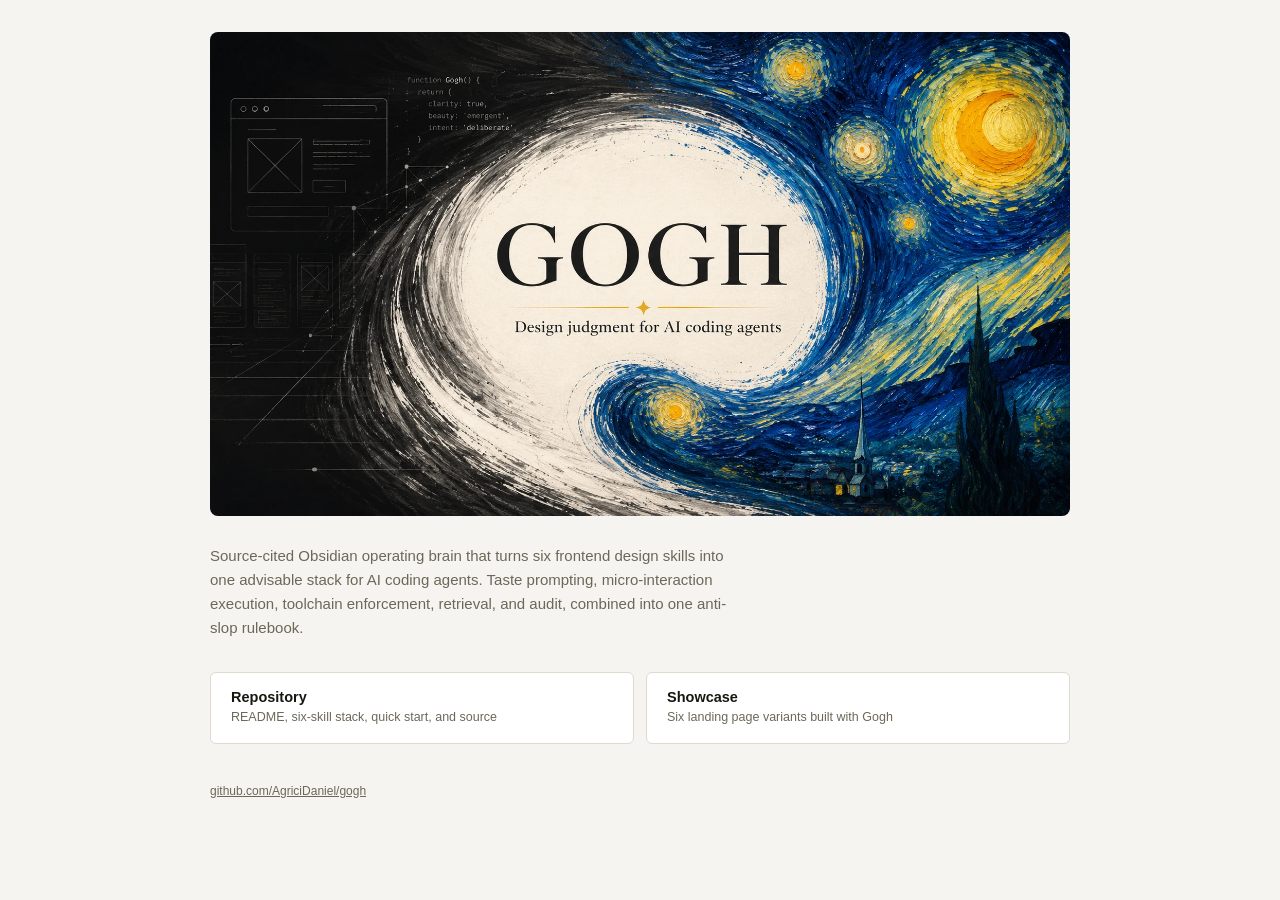
<file: index.html>
<!DOCTYPE html>
<html lang="en">
<head>
<meta charset="UTF-8">
<meta name="viewport" content="width=device-width, initial-scale=1">
<title>Gogh — design judgment for AI coding agents</title>
<style>
  :root {
    --bg: #F5F4F0; --panel: #FFFFFF; --ink: #17160F; --dim: #6C6858; --line: #DEDACD; --acc: #B3690A;
  }
  @media (prefers-color-scheme: dark) {
    :root { --bg: #131313; --panel: #1C1C1C; --ink: #EDEBE6; --dim: #9A968E; --line: #2E2C28; --acc: #FFB000; }
  }
  * { box-sizing: border-box; }
  body {
    margin: 0; background: var(--bg); color: var(--ink);
    font-family: "Helvetica Neue", Arial, ui-sans-serif, sans-serif;
    padding: 0 24px 80px;
  }
  .wrap { max-width: 860px; margin: 0 auto; }
  img.cover { width: 100%; height: auto; border-radius: 8px; margin: 32px 0 28px; display: block; }
  p.lede { color: var(--dim); font-size: 15px; margin: 0 0 32px; line-height: 1.6; max-width: 64ch; }
  .links { display: flex; flex-wrap: wrap; gap: 12px; margin-bottom: 40px; }
  a.card {
    display: block; border: 1px solid var(--line); border-radius: 6px; padding: 16px 20px;
    background: var(--panel); text-decoration: none; color: var(--ink); flex: 1 1 220px;
    transition: transform 0.15s cubic-bezier(0.2,0,0,1), border-color 0.15s;
  }
  a.card:hover { border-color: var(--acc); transform: translateY(-1px); }
  a.card:focus-visible { outline: 2px solid var(--acc); outline-offset: 2px; }
  .card .n { display: block; font-weight: 700; font-size: 14.5px; margin-bottom: 4px; }
  .card .t { display: block; font-size: 12.5px; color: var(--dim); line-height: 1.4; }
  footer { font-size: 12px; color: var(--dim); }
  footer a { color: var(--dim); }
</style>
</head>
<body>
<div class="wrap">
  <img class="cover" src="assets/cover.webp" alt="Gogh: design judgment for AI coding agents">
  <p class="lede">
    Source-cited Obsidian operating brain that turns six frontend design skills into one
    advisable stack for AI coding agents. Taste prompting, micro-interaction execution,
    toolchain enforcement, retrieval, and audit, combined into one anti-slop rulebook.
  </p>
  <div class="links">
    <a class="card" href="https://github.com/AgriciDaniel/gogh">
      <span class="n">Repository</span>
      <span class="t">README, six-skill stack, quick start, and source</span>
    </a>
    <a class="card" href="examples/aimh-pro-landing-variants/">
      <span class="n">Showcase</span>
      <span class="t">Six landing page variants built with Gogh</span>
    </a>
  </div>
  <footer>
    <a href="https://github.com/AgriciDaniel/gogh">github.com/AgriciDaniel/gogh</a>
  </footer>
</div>
</body>
</html>
</file>
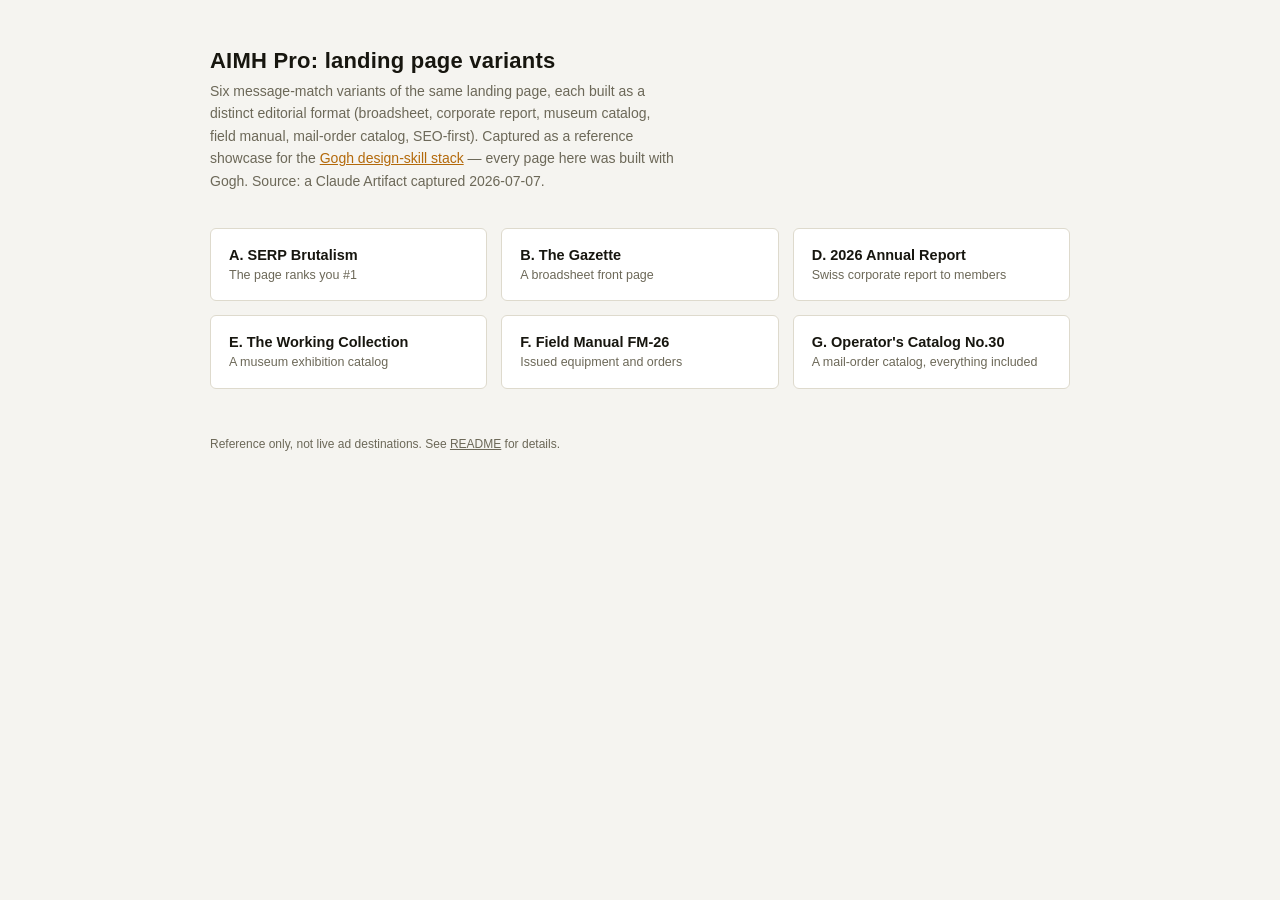
<file: examples/aimh-pro-landing-variants/index.html>
<!DOCTYPE html>
<html lang="en">
<head>
<meta charset="UTF-8">
<meta name="viewport" content="width=device-width, initial-scale=1">
<title>AIMH Pro landing variants — a Gogh design-skill showcase</title>
<style>
  :root {
    --bg: #F5F4F0; --panel: #FFFFFF; --ink: #17160F; --dim: #6C6858; --line: #DEDACD; --acc: #B3690A;
  }
  @media (prefers-color-scheme: dark) {
    :root { --bg: #131313; --panel: #1C1C1C; --ink: #EDEBE6; --dim: #9A968E; --line: #2E2C28; --acc: #FFB000; }
  }
  * { box-sizing: border-box; }
  body {
    margin: 0; background: var(--bg); color: var(--ink);
    font-family: "Helvetica Neue", Arial, ui-sans-serif, sans-serif;
    padding: 48px 24px 80px;
  }
  .wrap { max-width: 860px; margin: 0 auto; }
  h1 { font-size: 22px; margin: 0 0 6px; letter-spacing: 0.01em; }
  p.lede { color: var(--dim); font-size: 14px; margin: 0 0 36px; line-height: 1.6; max-width: 60ch; }
  p.lede a { color: var(--acc); }
  .grid { display: grid; grid-template-columns: repeat(auto-fill, minmax(240px, 1fr)); gap: 14px; }
  a.card {
    display: block; border: 1px solid var(--line); border-radius: 6px; padding: 18px 18px 16px;
    background: var(--panel); text-decoration: none; color: var(--ink);
    transition: transform 0.15s cubic-bezier(0.2,0,0,1), border-color 0.15s;
  }
  a.card:hover { border-color: var(--acc); transform: translateY(-1px); }
  a.card:focus-visible { outline: 2px solid var(--acc); outline-offset: 2px; }
  .card .n { display: block; font-weight: 700; font-size: 14.5px; margin-bottom: 4px; }
  .card .t { display: block; font-size: 12.5px; color: var(--dim); line-height: 1.4; }
  footer { margin-top: 48px; font-size: 12px; color: var(--dim); }
  footer a { color: var(--dim); }
</style>
</head>
<body>
<div class="wrap">
  <h1>AIMH Pro: landing page variants</h1>
  <p class="lede">
    Six message-match variants of the same landing page, each built as a distinct editorial format
    (broadsheet, corporate report, museum catalog, field manual, mail-order catalog, SEO-first).
    Captured as a reference showcase for the <a href="../..">Gogh design-skill stack</a> — every
    page here was built with Gogh. Source: a Claude Artifact captured 2026-07-07.
  </p>
  <div class="grid" id="grid"></div>
  <footer>
    Reference only, not live ad destinations. See <a href="README.md">README</a> for details.
  </footer>
</div>
<script>
  var MANIFEST_URL = "manifest.json";
  fetch(MANIFEST_URL).then(function (r) { return r.json(); }).then(function (items) {
    var grid = document.getElementById("grid");
    items.forEach(function (item) {
      var a = document.createElement("a");
      a.className = "card";
      a.href = item.file;
      var n = document.createElement("span");
      n.className = "n";
      n.textContent = item.name;
      var t = document.createElement("span");
      t.className = "t";
      t.textContent = item.tag;
      a.appendChild(n);
      a.appendChild(t);
      grid.appendChild(a);
    });
  });
</script>
</body>
</html>
</file>
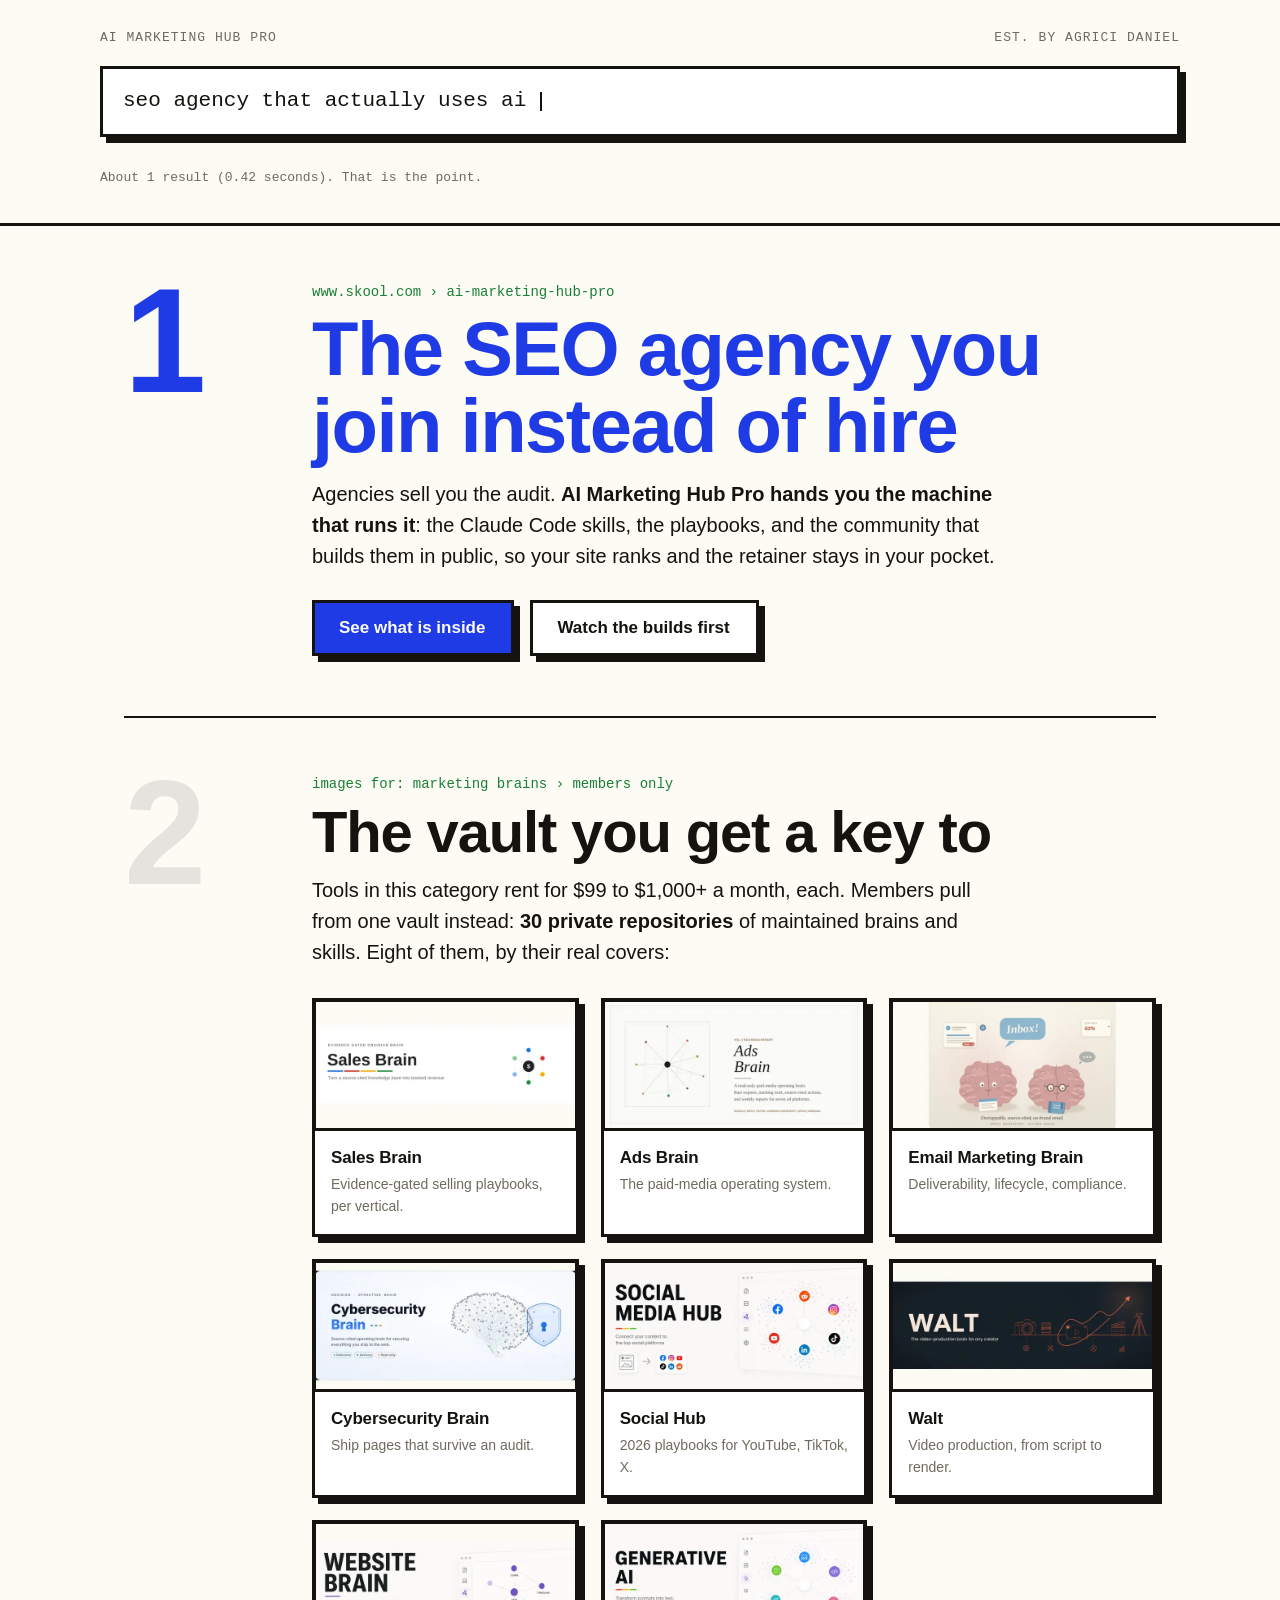
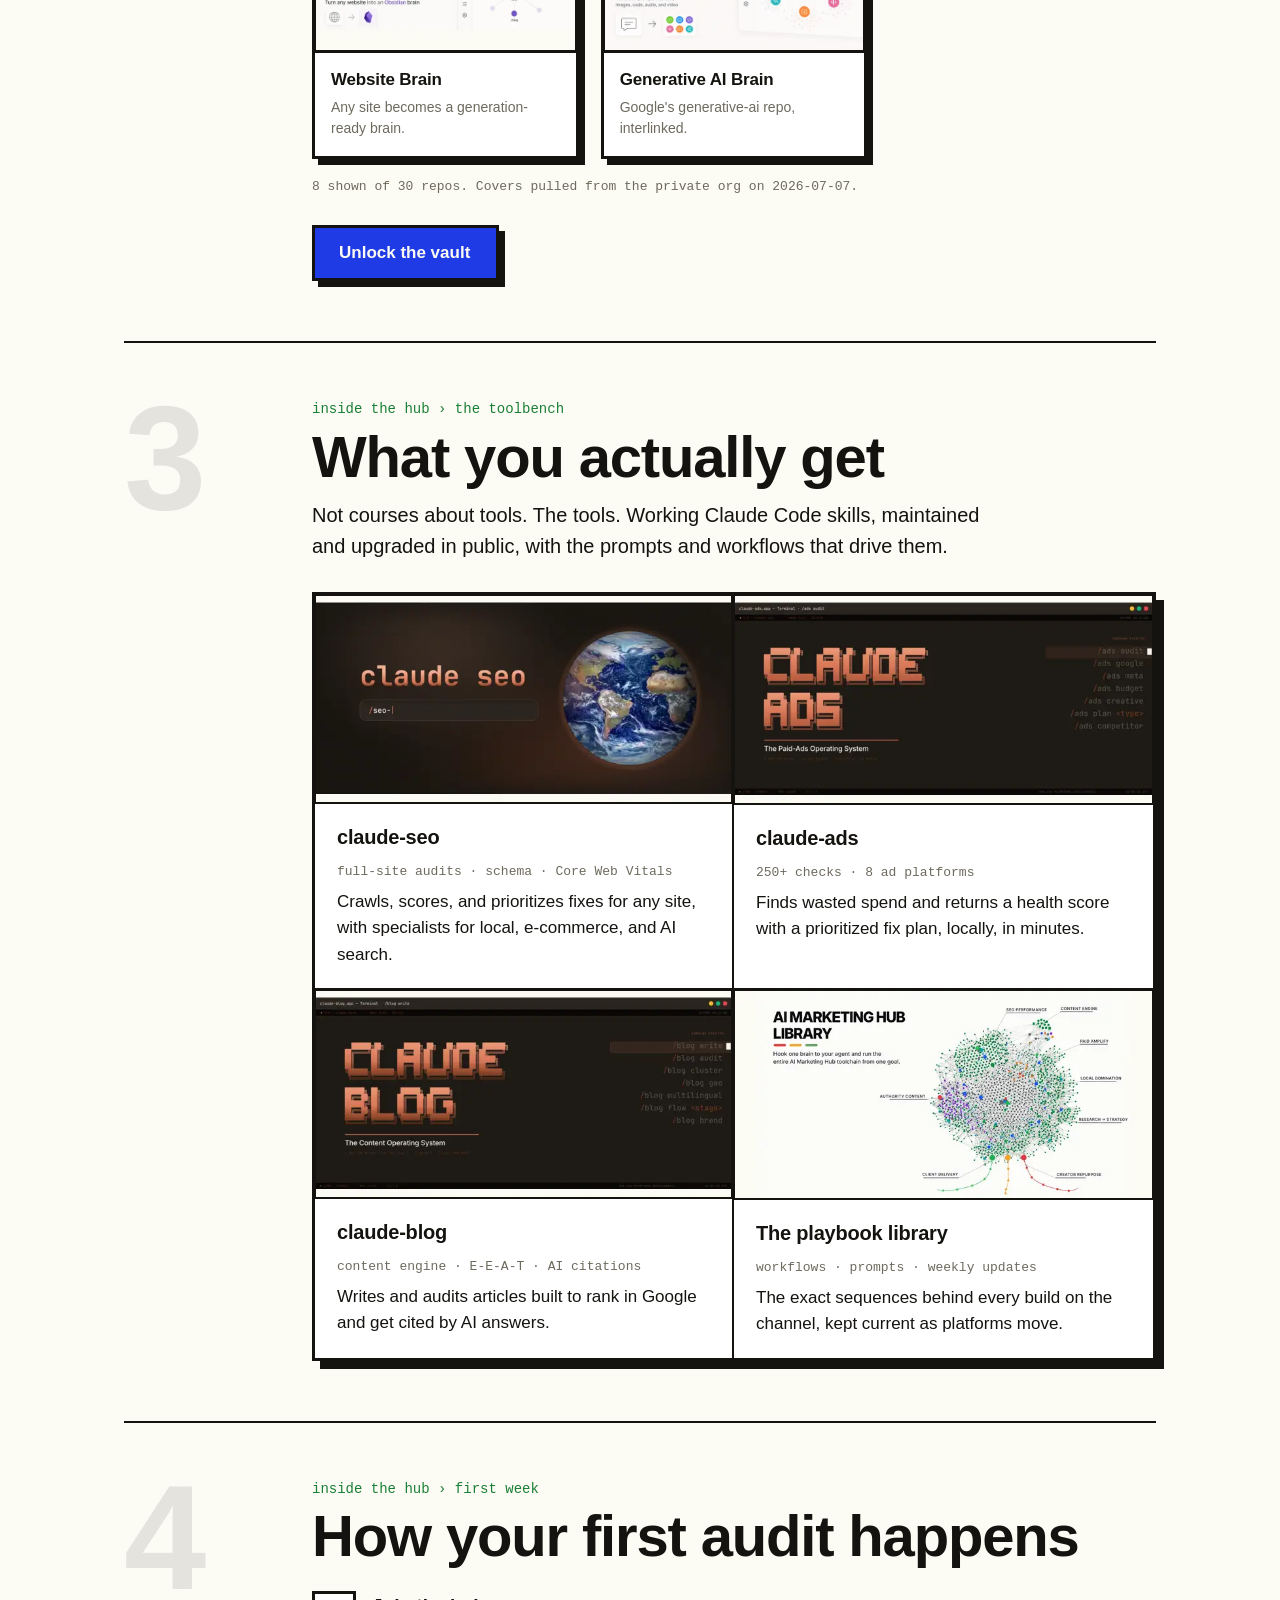
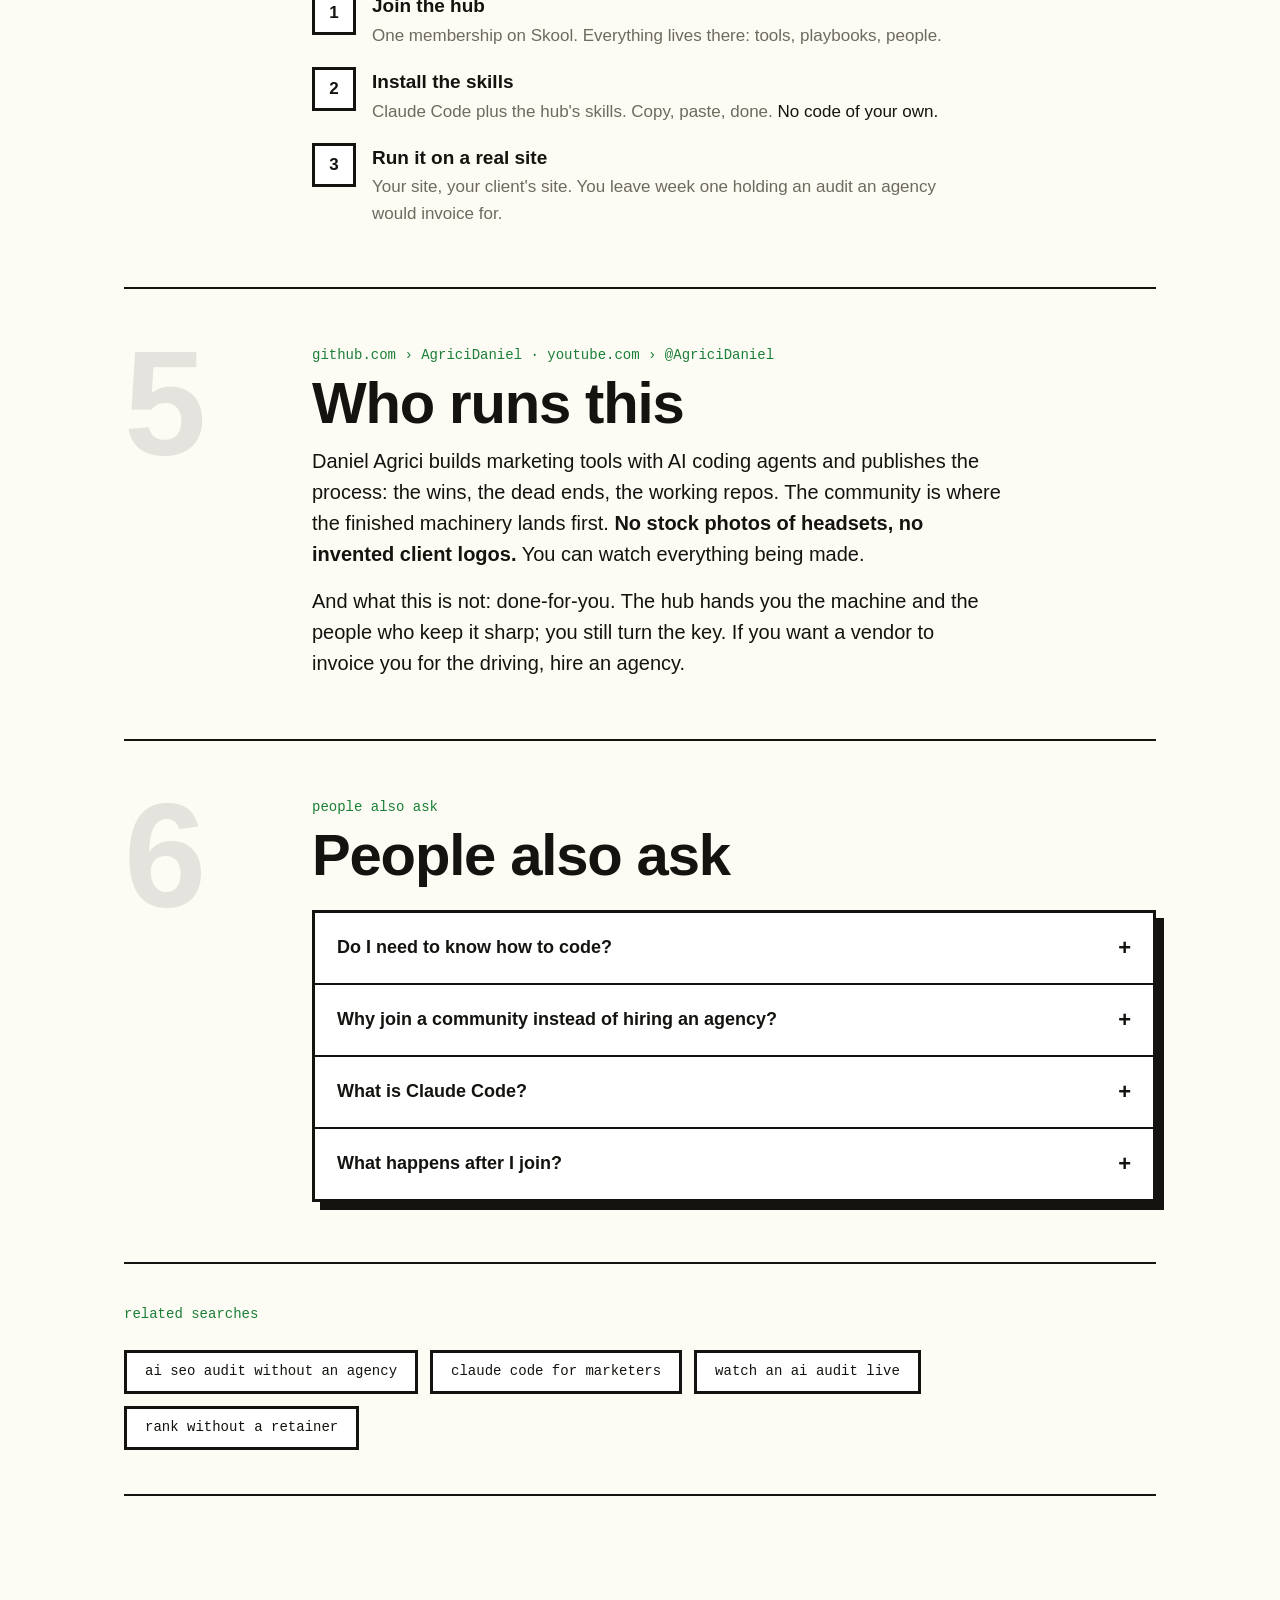
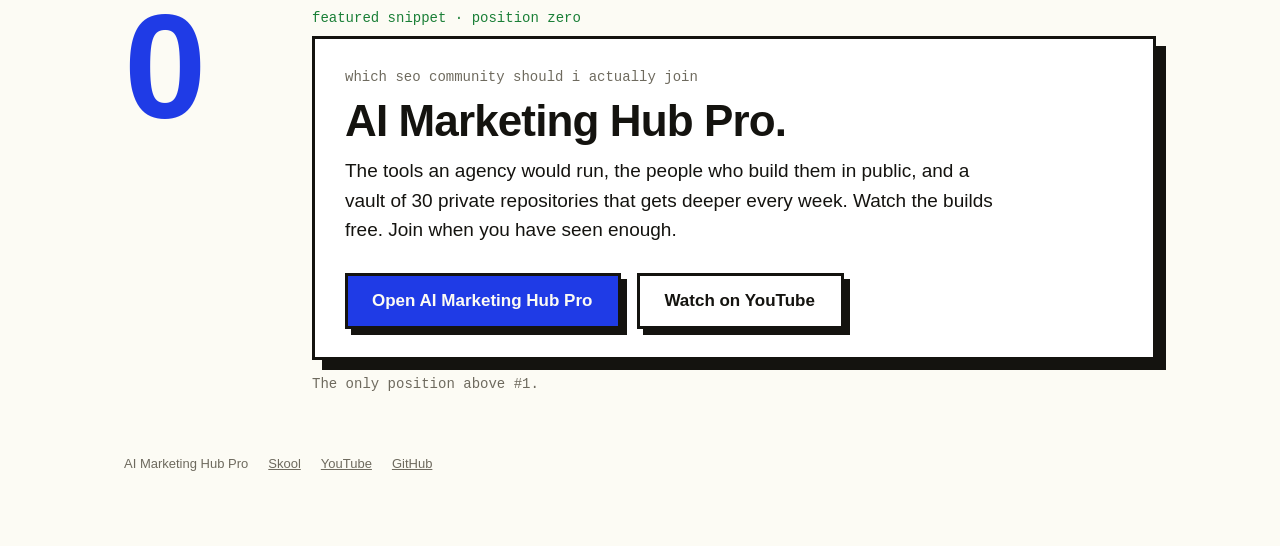
<file: examples/aimh-pro-landing-variants/a-serp-brutalism.html>
<!DOCTYPE html>
<html lang="en">
<head>
<meta charset="UTF-8">
<meta name="viewport" content="width=device-width, initial-scale=1">
<title>AI Marketing Hub Pro: SEO, ranked</title>
<style>
  :root {
    --paper: #FCFBF4;
    --ink: #14130F;
    --link: #1F3BE6;
    --url: #1A7F37;
    --meta: #6E6A5E;
    --rule: #14130F;
    --ghost: rgba(20, 19, 15, 0.10);
    --card: #FFFFFF;
  }
  @media (prefers-color-scheme: dark) {
    :root {
      --paper: #14130F;
      --ink: #F2EFE4;
      --link: #8B97FF;
      --url: #6FBF85;
      --meta: #98937F;
      --rule: #F2EFE4;
      --ghost: rgba(242, 239, 228, 0.10);
      --card: #1C1B15;
    }
  }
  :root[data-theme="light"] {
    --paper: #FCFBF4; --ink: #14130F; --link: #1F3BE6; --url: #1A7F37;
    --meta: #6E6A5E; --rule: #14130F; --ghost: rgba(20,19,15,0.10); --card: #FFFFFF;
  }
  :root[data-theme="dark"] {
    --paper: #14130F; --ink: #F2EFE4; --link: #8B97FF; --url: #6FBF85;
    --meta: #98937F; --rule: #F2EFE4; --ghost: rgba(242,239,228,0.10); --card: #1C1B15;
  }

  * { box-sizing: border-box; }
  html { scroll-behavior: smooth; }
  body {
    margin: 0;
    background: var(--paper);
    color: var(--ink);
    font-family: "Helvetica Neue", Helvetica, Arial, ui-sans-serif, sans-serif;
    font-size: 17px;
    line-height: 1.55;
  }
  a { color: var(--link); }
  a:focus-visible, button:focus-visible, summary:focus-visible {
    outline: 3px solid var(--link);
    outline-offset: 3px;
  }
  .mono { font-family: ui-monospace, "SF Mono", Menlo, Consolas, monospace; }
  .tnum { font-variant-numeric: tabular-nums; }

  .wrap { max-width: 1080px; margin: 0 auto; padding: 0 24px; }

  /* Query masthead */
  header { border-bottom: 3px solid var(--rule); }
  .mast { display: flex; flex-direction: column; gap: 18px; padding: 28px 0 22px; }
  .brandline {
    display: flex; justify-content: space-between; align-items: baseline; gap: 16px;
    font-family: ui-monospace, "SF Mono", Menlo, Consolas, monospace;
    font-size: 13px; letter-spacing: 0.08em; text-transform: uppercase; color: var(--meta);
  }
  .querybox {
    display: flex; align-items: center; gap: 14px;
    border: 3px solid var(--rule);
    background: var(--card);
    padding: 16px 20px;
    box-shadow: 6px 6px 0 var(--rule);
  }
  .querybox .q {
    font-family: ui-monospace, "SF Mono", Menlo, Consolas, monospace;
    font-size: clamp(15px, 2.4vw, 21px);
    min-height: 1.4em;
    overflow-wrap: anywhere;
  }
  .caret {
    display: inline-block; width: 2px; height: 1.15em;
    background: var(--ink); vertical-align: text-bottom;
    animation: blink 1.1s steps(1) infinite;
  }
  @keyframes blink { 50% { opacity: 0; } }
  .resultcount { font-size: 13px; color: var(--meta); }

  /* Rank entries */
  .entry {
    display: grid;
    grid-template-columns: minmax(72px, 160px) 1fr;
    gap: 8px 28px;
    padding: 56px 0 60px;
    border-bottom: 2px solid var(--rule);
  }
  .ranknum {
    font-weight: 900;
    font-size: clamp(64px, 12vw, 148px);
    line-height: 0.8;
    letter-spacing: -0.04em;
    color: var(--ghost);
    user-select: none;
  }
  .entry.first .ranknum { color: var(--link); }
  .entry .body { min-width: 0; }
  .crumb {
    font-family: ui-monospace, "SF Mono", Menlo, Consolas, monospace;
    font-size: 14px; color: var(--url);
    overflow-wrap: anywhere;
    margin: 0 0 6px;
  }
  .rtitle {
    margin: 0 0 14px;
    font-weight: 900;
    letter-spacing: -0.02em;
    line-height: 1.02;
    text-wrap: balance;
    font-size: clamp(30px, 5.4vw, 58px);
  }
  .entry.first .rtitle { font-size: clamp(38px, 7vw, 76px); }
  .rtitle a { color: var(--link); text-decoration: none; }
  .rtitle a:hover { text-decoration: underline; text-decoration-thickness: 4px; text-underline-offset: 6px; }
  .snippet { max-width: 62ch; margin: 0; font-size: clamp(17px, 2vw, 20px); }
  .snippet strong { font-weight: 700; }

  /* CTA buttons */
  .ctarow { display: flex; flex-wrap: wrap; gap: 16px; margin-top: 28px; }
  .btn {
    display: inline-flex; align-items: center; gap: 10px;
    min-height: 52px; padding: 12px 26px 12px 24px;
    border: 3px solid var(--rule);
    font-weight: 700; font-size: 17px; text-decoration: none;
    background: var(--link); color: var(--paper);
    box-shadow: 6px 6px 0 var(--rule);
    transition: transform 0.15s cubic-bezier(0.2, 0, 0, 1), box-shadow 0.15s cubic-bezier(0.2, 0, 0, 1);
  }
  .btn.quiet { background: var(--card); color: var(--ink); }
  .btn:hover { transform: translate(2px, 2px); box-shadow: 4px 4px 0 var(--rule); }
  .btn:active { transform: translate(6px, 6px) scale(0.97); box-shadow: 0 0 0 var(--rule); }

  /* Sitelinks (real SERP idiom) */
  .sitelinks {
    display: grid; gap: 0; margin-top: 30px;
    border: 3px solid var(--rule); background: var(--card);
    box-shadow: 8px 8px 0 var(--rule);
  }
  .sitelink { padding: 0; border-bottom: 2px solid var(--rule); }
  .sitelink .shot { display: block; width: 100%; aspect-ratio: 2 / 1; object-fit: cover;
    border-bottom: 2px solid var(--rule); outline: 1px solid var(--rule); outline-offset: -1px; }
  .sitelink .slbody { display: block; padding: 18px 22px 20px; }
  .sitelink:last-child { border-bottom: none; }
  .sitelink h3 { margin: 0 0 4px; font-size: 20px; font-weight: 900; letter-spacing: -0.01em; }
  .sitelink .mono { font-size: 13px; color: var(--meta); }
  .sitelink p { margin: 6px 0 0; max-width: 60ch; }
  @media (min-width: 760px) { .sitelinks { grid-template-columns: 1fr 1fr; }
    .sitelink:nth-child(odd) { border-right: 2px solid var(--rule); }
    .sitelink:nth-last-child(2):nth-child(odd) { border-bottom: none; }
  }


  /* Vault: image-results strip */
  .vault { display: grid; grid-template-columns: repeat(auto-fill, minmax(230px, 1fr)); gap: 22px; margin-top: 30px; }
  .brain {
    border: 3px solid var(--rule); background: var(--card);
    box-shadow: 6px 6px 0 var(--rule); text-decoration: none; color: var(--ink);
    display: flex; flex-direction: column;
    transition: transform 0.18s cubic-bezier(0.2, 0, 0, 1), box-shadow 0.18s cubic-bezier(0.2, 0, 0, 1);
  }
  .brain:hover { transform: translate(2px, 2px); box-shadow: 4px 4px 0 var(--rule); }
  .brain:active { transform: translate(4px, 4px) scale(0.98); box-shadow: 0 0 0 var(--rule); }
  .brain .shot { display: block; width: 100%; aspect-ratio: 2 / 1; object-fit: cover;
    border-bottom: 3px solid var(--rule);
    outline: 1px solid var(--rule); outline-offset: -1px;
  }
  .brain .meta { padding: 14px 16px 16px; }
  .brain h3 { margin: 0 0 3px; font-size: 17px; font-weight: 900; letter-spacing: -0.01em; }
  .brain p { margin: 0; font-size: 14px; color: var(--meta); }
  .vault .brain:nth-child(2) { transition-delay: 0.03s; }
  .vault .brain:nth-child(3) { transition-delay: 0.06s; }
  .vault .brain:nth-child(4) { transition-delay: 0.09s; }
  .vaultnote { margin-top: 18px; font-family: ui-monospace, "SF Mono", Menlo, Consolas, monospace; font-size: 13px; color: var(--meta); }

  /* Steps */
  .steps { margin: 26px 0 0; padding: 0; list-style: none; display: grid; gap: 18px; max-width: 68ch; }
  .steps li { display: grid; grid-template-columns: 44px 1fr; gap: 16px; align-items: start; }
  .steps .n {
    width: 44px; height: 44px; display: grid; place-items: center;
    border: 3px solid var(--rule); font-weight: 900; background: var(--card);
  }
  .steps h3 { margin: 0 0 2px; font-size: 19px; }
  .steps p { margin: 0; color: var(--meta); }
  .steps .q { color: var(--ink); }

  /* People also ask */
  .paa { display: grid; gap: 0; margin-top: 26px; border: 3px solid var(--rule); background: var(--card); box-shadow: 8px 8px 0 var(--rule); }
  details { border-bottom: 2px solid var(--rule); }
  details:last-child { border-bottom: none; }
  summary {
    list-style: none; cursor: pointer;
    display: flex; justify-content: space-between; align-items: center; gap: 16px;
    padding: 18px 22px; font-weight: 700; font-size: 18px; min-height: 48px;
  }
  summary::-webkit-details-marker { display: none; }
  summary .tog { font-weight: 900; font-size: 22px; transition: transform 0.2s cubic-bezier(0.2, 0, 0, 1); }
  details[open] summary .tog { transform: rotate(45deg); }
  details .ans { padding: 0 22px 20px; max-width: 66ch; }
  details .ans p { margin: 0 0 10px; }

  /* Related searches */
  .chips { display: flex; flex-wrap: wrap; gap: 12px; margin-top: 24px; }
  .chip {
    display: inline-flex; align-items: center; min-height: 44px;
    padding: 8px 18px; border: 3px solid var(--rule);
    background: var(--card); color: var(--ink);
    font-family: ui-monospace, "SF Mono", Menlo, Consolas, monospace; font-size: 14px;
    text-decoration: none;
    transition: transform 0.15s cubic-bezier(0.2, 0, 0, 1), background 0.15s cubic-bezier(0.2, 0, 0, 1);
  }
  .chip:hover { background: var(--link); color: var(--paper); transform: translate(1px, 1px); }
  .chip:active { transform: scale(0.97); }

  .strip { padding: 40px 0 44px; border-bottom: 2px solid var(--rule); }

  /* Position zero closer */
  .zerowrap { display: grid; grid-template-columns: minmax(72px, 160px) 1fr; gap: 8px 28px; align-items: start; }
  .zeronum {
    font-weight: 900; font-size: clamp(64px, 12vw, 148px); line-height: 0.8;
    letter-spacing: -0.04em; color: var(--link); user-select: none;
  }
  .answerbox {
    border: 3px solid var(--rule); background: var(--card);
    box-shadow: 10px 10px 0 var(--rule); padding: 28px 30px;
  }
  .answerbox .q { font-family: ui-monospace, "SF Mono", Menlo, Consolas, monospace; font-size: 14px; color: var(--meta); margin: 0 0 10px; }
  .answerbox h2 { margin: 0 0 12px; font-weight: 900; letter-spacing: -0.02em; line-height: 1.05; font-size: clamp(26px, 4vw, 44px); text-wrap: balance; }
  .answerbox p { margin: 0; max-width: 62ch; font-size: clamp(16px, 2vw, 19px); }
  .zeronote { font-family: ui-monospace, "SF Mono", Menlo, Consolas, monospace; color: var(--meta); font-size: 14px; margin-top: 14px; }
  @media (max-width: 560px) { .zerowrap { grid-template-columns: 1fr; } .zeronum { font-size: 56px; line-height: 1; } }

  /* Footer pagination */
  footer { padding: 56px 0 72px; }

  .legal { margin-top: 44px; font-size: 13px; color: var(--meta); display: flex; flex-wrap: wrap; gap: 8px 20px; }
  .legal a { color: var(--meta); }

  /* Reveal on scroll */
  .reveal { opacity: 0; transform: translateY(14px); filter: blur(4px);
    transition: opacity 0.55s cubic-bezier(0.2, 0, 0, 1), transform 0.55s cubic-bezier(0.2, 0, 0, 1), filter 0.55s cubic-bezier(0.2, 0, 0, 1); }
  .reveal.in { opacity: 1; transform: translateY(0); filter: blur(0); }

  @media (prefers-reduced-motion: reduce) {
    html { scroll-behavior: auto; }
    .caret { animation: none; }
    .reveal { opacity: 1; transform: none; filter: none; transition: none; }
    .btn, .chip, summary .tog { transition: none; }
  }
  @media (max-width: 560px) {
    .entry { grid-template-columns: 1fr; gap: 4px; padding: 40px 0 44px; }
    .ranknum { font-size: 56px; line-height: 1; }
  }
</style>

<header>
  <div class="wrap mast">
    <div class="brandline">
      <span>AI Marketing Hub Pro</span>
      <span class="tnum">est. by Agrici Daniel</span>
    </div>
    <div class="querybox" role="img" aria-label="Search query: seo agency that actually uses ai">
      <span class="q mono" id="query" aria-hidden="true"></span><span class="caret" aria-hidden="true"></span>
    </div>
    <p class="resultcount mono tnum">About 1 result (0.42 seconds). That is the point.</p>
  </div>
</header>

<main class="wrap">

  <article class="entry first reveal in">
    <div class="ranknum tnum" aria-hidden="true">1</div>
    <div class="body">
      <p class="crumb">www.skool.com &rsaquo; ai-marketing-hub-pro</p>
      <h1 class="rtitle"><a href="https://www.skool.com/ai-marketing-hub-pro?utm_source=google&utm_medium=cpc&utm_campaign=aimh_pro_landing&utm_content=serp_brutalism">The SEO agency you join instead of hire</a></h1>
      <p class="snippet">
        Agencies sell you the audit. <strong>AI Marketing Hub Pro hands you the machine
        that runs it</strong>: the Claude Code skills, the playbooks, and the community
        that builds them in public, so your site ranks and the retainer stays in
        your pocket.
      </p>
      <div class="ctarow">
        <a class="btn" href="https://www.skool.com/ai-marketing-hub-pro?utm_source=google&utm_medium=cpc&utm_campaign=aimh_pro_landing&utm_content=serp_brutalism">See what is inside</a>
        <a class="btn quiet" href="https://www.youtube.com/@AgriciDaniel">Watch the builds first</a>
      </div>
    </div>
  </article>

  <section class="entry reveal" aria-labelledby="tv">
    <div class="ranknum tnum" aria-hidden="true">2</div>
    <div class="body">
      <p class="crumb">images for: marketing brains &rsaquo; members only</p>
      <h2 class="rtitle" id="tv">The vault you get a key to</h2>
      <p class="snippet">
        Tools in this category rent for $99 to $1,000+ a month, each.
        Members pull from one vault instead: <strong>30 private repositories</strong>
        of maintained brains and skills. Eight of them, by their real covers:
      </p>
      <div class="vault">
        <a class="brain reveal" href="https://www.skool.com/ai-marketing-hub-pro?utm_source=google&utm_medium=cpc&utm_campaign=aimh_pro_landing&utm_content=serp_brutalism">
          <img class="shot" src="[data-uri]" alt="Sales Brain cover" width="640" loading="lazy" decoding="async">
          <span class="meta"><h3>Sales Brain</h3><p>Evidence-gated selling playbooks, per vertical.</p></span>
        </a>
        <a class="brain reveal" href="https://www.skool.com/ai-marketing-hub-pro?utm_source=google&utm_medium=cpc&utm_campaign=aimh_pro_landing&utm_content=serp_brutalism">
          <img class="shot" src="[data-uri]" alt="Ads Brain cover" width="640" loading="lazy" decoding="async">
          <span class="meta"><h3>Ads Brain</h3><p>The paid-media operating system.</p></span>
        </a>
        <a class="brain reveal" href="https://www.skool.com/ai-marketing-hub-pro?utm_source=google&utm_medium=cpc&utm_campaign=aimh_pro_landing&utm_content=serp_brutalism">
          <img class="shot" src="[data-uri]" alt="Email Marketing Brain cover" width="640" loading="lazy" decoding="async">
          <span class="meta"><h3>Email Marketing Brain</h3><p>Deliverability, lifecycle, compliance.</p></span>
        </a>
        <a class="brain reveal" href="https://www.skool.com/ai-marketing-hub-pro?utm_source=google&utm_medium=cpc&utm_campaign=aimh_pro_landing&utm_content=serp_brutalism">
          <img class="shot" src="[data-uri]" alt="Cybersecurity Brain cover" width="640" loading="lazy" decoding="async">
          <span class="meta"><h3>Cybersecurity Brain</h3><p>Ship pages that survive an audit.</p></span>
        </a>
        <a class="brain reveal" href="https://www.skool.com/ai-marketing-hub-pro?utm_source=google&utm_medium=cpc&utm_campaign=aimh_pro_landing&utm_content=serp_brutalism">
          <img class="shot" src="[data-uri]" alt="Social Hub cover" width="640" loading="lazy" decoding="async">
          <span class="meta"><h3>Social Hub</h3><p>2026 playbooks for YouTube, TikTok, X.</p></span>
        </a>
        <a class="brain reveal" href="https://www.skool.com/ai-marketing-hub-pro?utm_source=google&utm_medium=cpc&utm_campaign=aimh_pro_landing&utm_content=serp_brutalism">
          <img class="shot" src="[data-uri]" alt="Walt cover" width="640" loading="lazy" decoding="async">
          <span class="meta"><h3>Walt</h3><p>Video production, from script to render.</p></span>
        </a>
        <a class="brain reveal" href="https://www.skool.com/ai-marketing-hub-pro?utm_source=google&utm_medium=cpc&utm_campaign=aimh_pro_landing&utm_content=serp_brutalism">
          <img class="shot" src="[data-uri]" alt="Website Brain cover" width="640" loading="lazy" decoding="async">
          <span class="meta"><h3>Website Brain</h3><p>Any site becomes a generation-ready brain.</p></span>
        </a>
        <a class="brain reveal" href="https://www.skool.com/ai-marketing-hub-pro?utm_source=google&utm_medium=cpc&utm_campaign=aimh_pro_landing&utm_content=serp_brutalism">
          <img class="shot" src="[data-uri]" alt="Generative AI Brain cover" width="640" loading="lazy" decoding="async">
          <span class="meta"><h3>Generative AI Brain</h3><p>Google's generative-ai repo, interlinked.</p></span>
        </a>
      </div>
      <p class="vaultnote tnum">8 shown of 30 repos. Covers pulled from the private org on 2026-07-07.</p>
      <div class="ctarow">
        <a class="btn" href="https://www.skool.com/ai-marketing-hub-pro?utm_source=google&utm_medium=cpc&utm_campaign=aimh_pro_landing&utm_content=serp_brutalism">Unlock the vault</a>
      </div>
    </div>
  </section>

  <section class="entry reveal" aria-labelledby="t2">
    <div class="ranknum tnum" aria-hidden="true">3</div>
    <div class="body">
      <p class="crumb">inside the hub &rsaquo; the toolbench</p>
      <h2 class="rtitle" id="t2">What you actually get</h2>
      <p class="snippet">
        Not courses about tools. The tools. Working Claude Code skills, maintained
        and upgraded in public, with the prompts and workflows that drive them.
      </p>
      <div class="sitelinks">
        <div class="sitelink">
          <img class="shot" src="[data-uri]" alt="claude-seo cover" width="640" loading="lazy" decoding="async">
          <span class="slbody">
          <h3>claude-seo</h3>
          <span class="mono">full-site audits &middot; schema &middot; Core Web Vitals</span>
          <p>Crawls, scores, and prioritizes fixes for any site, with specialists for local, e-commerce, and AI search.</p>
          </span>
        </div>
        <div class="sitelink">
          <img class="shot" src="[data-uri]" alt="claude-ads cover" width="640" loading="lazy" decoding="async">
          <span class="slbody">
          <h3>claude-ads</h3>
          <span class="mono">250+ checks &middot; 8 ad platforms</span>
          <p>Finds wasted spend and returns a health score with a prioritized fix plan, locally, in minutes.</p>
          </span>
        </div>
        <div class="sitelink">
          <img class="shot" src="[data-uri]" alt="claude-blog cover" width="640" loading="lazy" decoding="async">
          <span class="slbody">
          <h3>claude-blog</h3>
          <span class="mono">content engine &middot; E-E-A-T &middot; AI citations</span>
          <p>Writes and audits articles built to rank in Google and get cited by AI answers.</p>
          </span>
        </div>
        <div class="sitelink">
          <img class="shot" src="[data-uri]" alt="AI Marketing Hub Library cover" width="640" loading="lazy" decoding="async">
          <span class="slbody">
          <h3>The playbook library</h3>
          <span class="mono">workflows &middot; prompts &middot; weekly updates</span>
          <p>The exact sequences behind every build on the channel, kept current as platforms move.</p>
          </span>
        </div>
      </div>
    </div>
  </section>

  <section class="entry reveal" aria-labelledby="t3">
    <div class="ranknum tnum" aria-hidden="true">4</div>
    <div class="body">
      <p class="crumb">inside the hub &rsaquo; first week</p>
      <h2 class="rtitle" id="t3">How your first audit happens</h2>
      <ol class="steps">
        <li>
          <span class="n tnum" aria-hidden="true">1</span>
          <div><h3>Join the hub</h3><p>One membership on Skool. Everything lives there: tools, playbooks, people.</p></div>
        </li>
        <li>
          <span class="n tnum" aria-hidden="true">2</span>
          <div><h3>Install the skills</h3><p>Claude Code plus the hub's skills. Copy, paste, done. <span class="q">No code of your own.</span></p></div>
        </li>
        <li>
          <span class="n tnum" aria-hidden="true">3</span>
          <div><h3>Run it on a real site</h3><p>Your site, your client's site. You leave week one holding an audit an agency would invoice for.</p></div>
        </li>
      </ol>
    </div>
  </section>

  <section class="entry reveal" aria-labelledby="t4">
    <div class="ranknum tnum" aria-hidden="true">5</div>
    <div class="body">
      <p class="crumb">github.com &rsaquo; AgriciDaniel &middot; youtube.com &rsaquo; @AgriciDaniel</p>
      <h2 class="rtitle" id="t4">Who runs this</h2>
      <p class="snippet">
        Daniel Agrici builds marketing tools with AI coding agents and publishes the
        process: the wins, the dead ends, the working repos. The community is where
        the finished machinery lands first. <strong>No stock photos of headsets, no
        invented client logos.</strong> You can watch everything being made.
      </p>
      <p class="snippet" style="margin-top:16px">
        And what this is not: done-for-you. The hub hands you the machine and the
        people who keep it sharp; you still turn the key. If you want a vendor to
        invoice you for the driving, hire an agency.
      </p>
    </div>
  </section>

  <section class="entry reveal" aria-labelledby="t5">
    <div class="ranknum tnum" aria-hidden="true">6</div>
    <div class="body">
      <p class="crumb">people also ask</p>
      <h2 class="rtitle" id="t5">People also ask</h2>
      <div class="paa">
        <details>
          <summary>Do I need to know how to code? <span class="tog" aria-hidden="true">+</span></summary>
          <div class="ans"><p>No. The skills run inside Claude Code with plain-language commands. If you can write a message, you can run an audit. The community exists for the moments you get stuck.</p></div>
        </details>
        <details>
          <summary>Why join a community instead of hiring an agency? <span class="tog" aria-hidden="true">+</span></summary>
          <div class="ans"><p>An agency's incentive is the retainer. Yours is the result. The hub gives you the same tooling an agency would run, plus the people improving it every week, for less than a single deliverable costs.</p></div>
        </details>
        <details>
          <summary>What is Claude Code? <span class="tog" aria-hidden="true">+</span></summary>
          <div class="ans"><p>Anthropic's AI coding agent that runs on your machine. The hub's skills teach it SEO, ads, and content work, so it executes complete marketing workflows instead of just chatting about them.</p></div>
        </details>
        <details>
          <summary>What happens after I join? <span class="tog" aria-hidden="true">+</span></summary>
          <div class="ans"><p>You get the classroom with the install guides, the full skill and playbook library, and the community itself. Start with the first-audit walkthrough and post your results the same week.</p></div>
        </details>
      </div>
    </div>
  </section>

  <section class="strip reveal" aria-label="Related searches">
    <div class="body">
      <p class="crumb">related searches</p>
      <div class="chips">
        <a class="chip" href="https://www.skool.com/ai-marketing-hub-pro?utm_source=google&utm_medium=cpc&utm_campaign=aimh_pro_landing&utm_content=serp_brutalism">ai seo audit without an agency</a>
        <a class="chip" href="https://www.skool.com/ai-marketing-hub-pro?utm_source=google&utm_medium=cpc&utm_campaign=aimh_pro_landing&utm_content=serp_brutalism">claude code for marketers</a>
        <a class="chip" href="https://www.youtube.com/@AgriciDaniel">watch an ai audit live</a>
        <a class="chip" href="https://www.skool.com/ai-marketing-hub-pro?utm_source=google&utm_medium=cpc&utm_campaign=aimh_pro_landing&utm_content=serp_brutalism">rank without a retainer</a>
      </div>
    </div>
  </section>

</main>

<footer>
  <div class="wrap reveal" style="padding-top:56px">
    <div class="zerowrap">
      <div class="zeronum tnum" aria-hidden="true">0</div>
      <div>
        <p class="crumb">featured snippet &middot; position zero</p>
        <div class="answerbox">
          <p class="q">which seo community should i actually join</p>
          <h2>AI Marketing Hub Pro.</h2>
          <p>
            The tools an agency would run, the people who build them in public,
            and a vault of 30 private repositories that gets deeper every week.
            Watch the builds free. Join when you have seen enough.
          </p>
          <div class="ctarow">
            <a class="btn" href="https://www.skool.com/ai-marketing-hub-pro?utm_source=google&utm_medium=cpc&utm_campaign=aimh_pro_landing&utm_content=serp_brutalism">Open AI Marketing Hub Pro</a>
            <a class="btn quiet" href="https://www.youtube.com/@AgriciDaniel">Watch on YouTube</a>
          </div>
        </div>
        <p class="zeronote">The only position above #1.</p>
      </div>
    </div>
    <div class="legal">
      <span>AI Marketing Hub Pro</span>
      <a href="https://www.skool.com/ai-marketing-hub-pro?utm_source=google&utm_medium=cpc&utm_campaign=aimh_pro_landing&utm_content=serp_brutalism">Skool</a>
      <a href="https://www.youtube.com/@AgriciDaniel">YouTube</a>
      <a href="https://github.com/AgriciDaniel">GitHub</a>
    </div>
  </div>
</footer>

<script>
  (function () {
    var reduced = window.matchMedia("(prefers-reduced-motion: reduce)").matches;
    var query = "seo agency that actually uses ai";
    var el = document.getElementById("query");

    if (reduced) {
      el.textContent = query;
    } else {
      var i = 0;
      (function type() {
        if (i <= query.length) {
          el.textContent = query.slice(0, i);
          i += 1;
          setTimeout(type, 34 + Math.floor(28 * ((i * 7) % 3) / 3));
        }
      })();
    }

    var seen = new IntersectionObserver(function (entries) {
      entries.forEach(function (e) {
        if (e.isIntersecting) {
          e.target.classList.add("in");
          seen.unobserve(e.target);
        }
      });
    }, { rootMargin: "0px 0px -8% 0px" });
    document.querySelectorAll(".reveal:not(.in)").forEach(function (n) { seen.observe(n); });
  })();
</script>

</body>
</html>
</file>
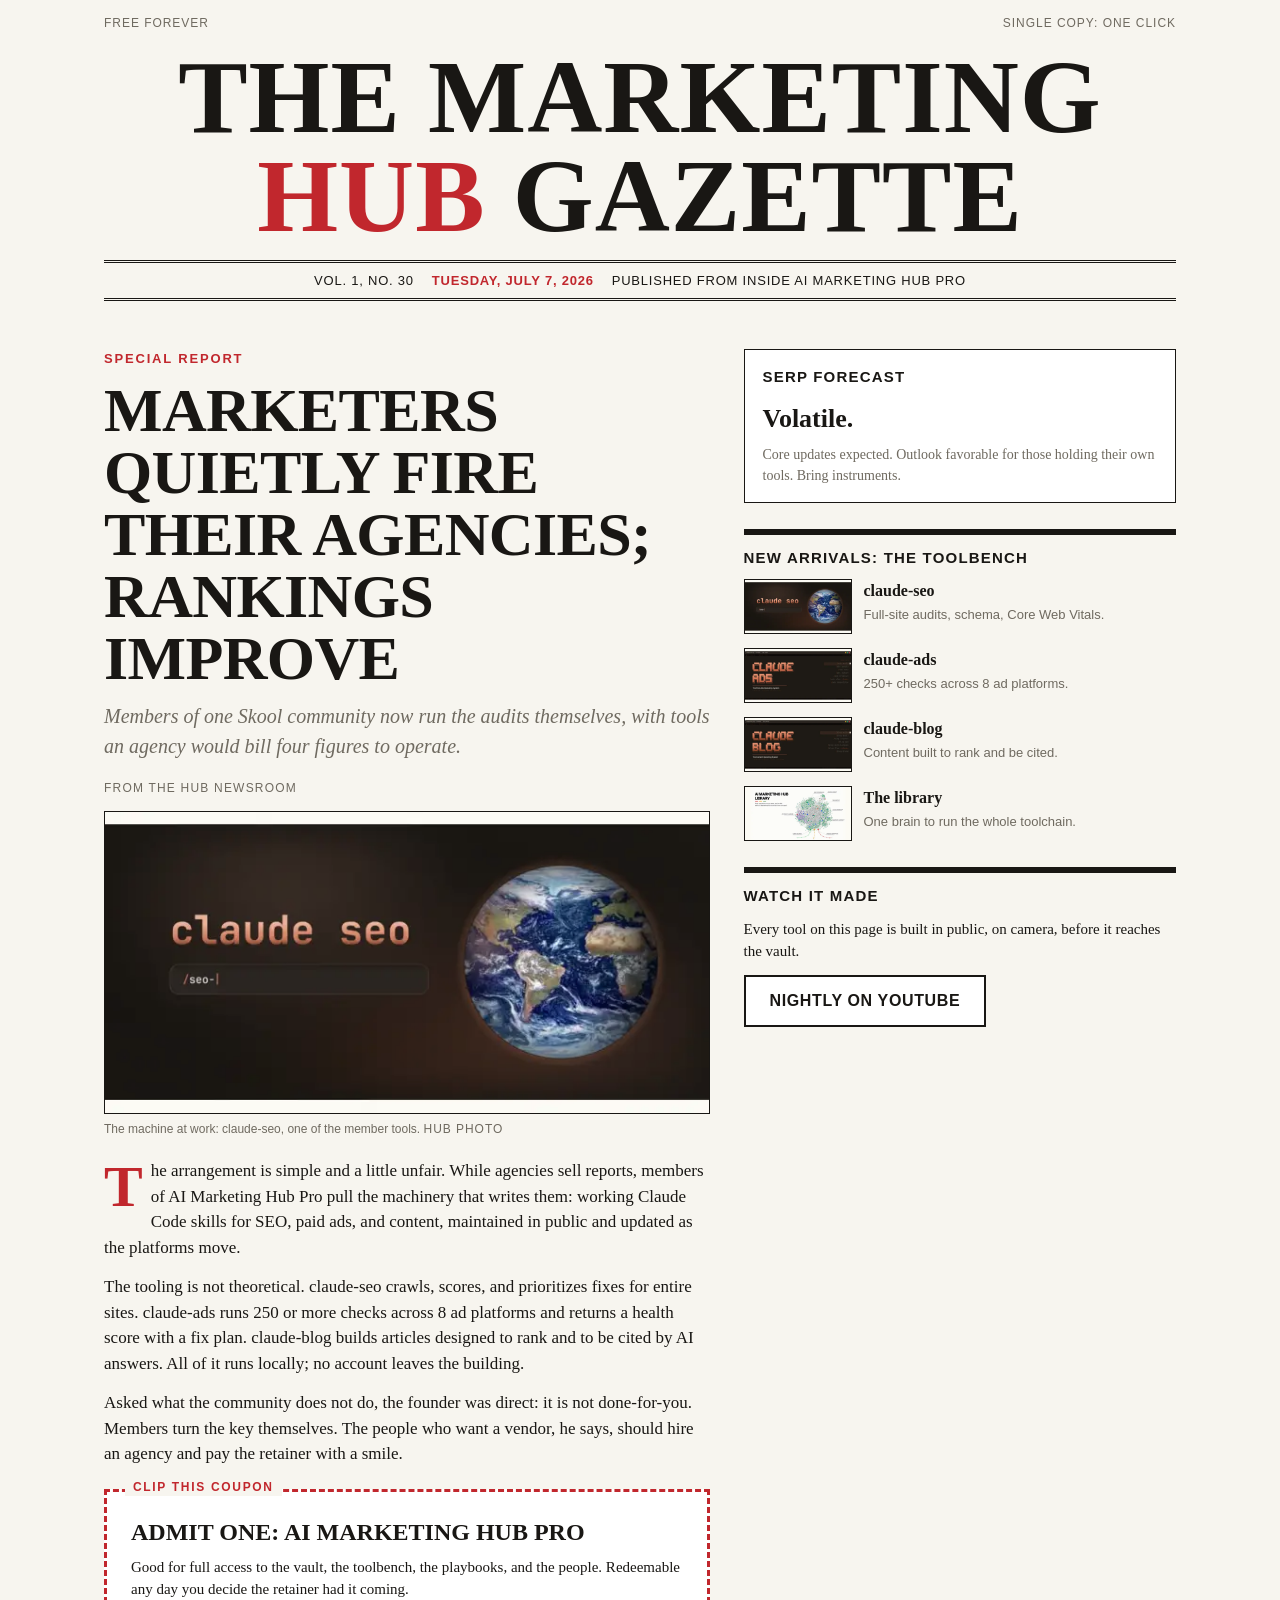
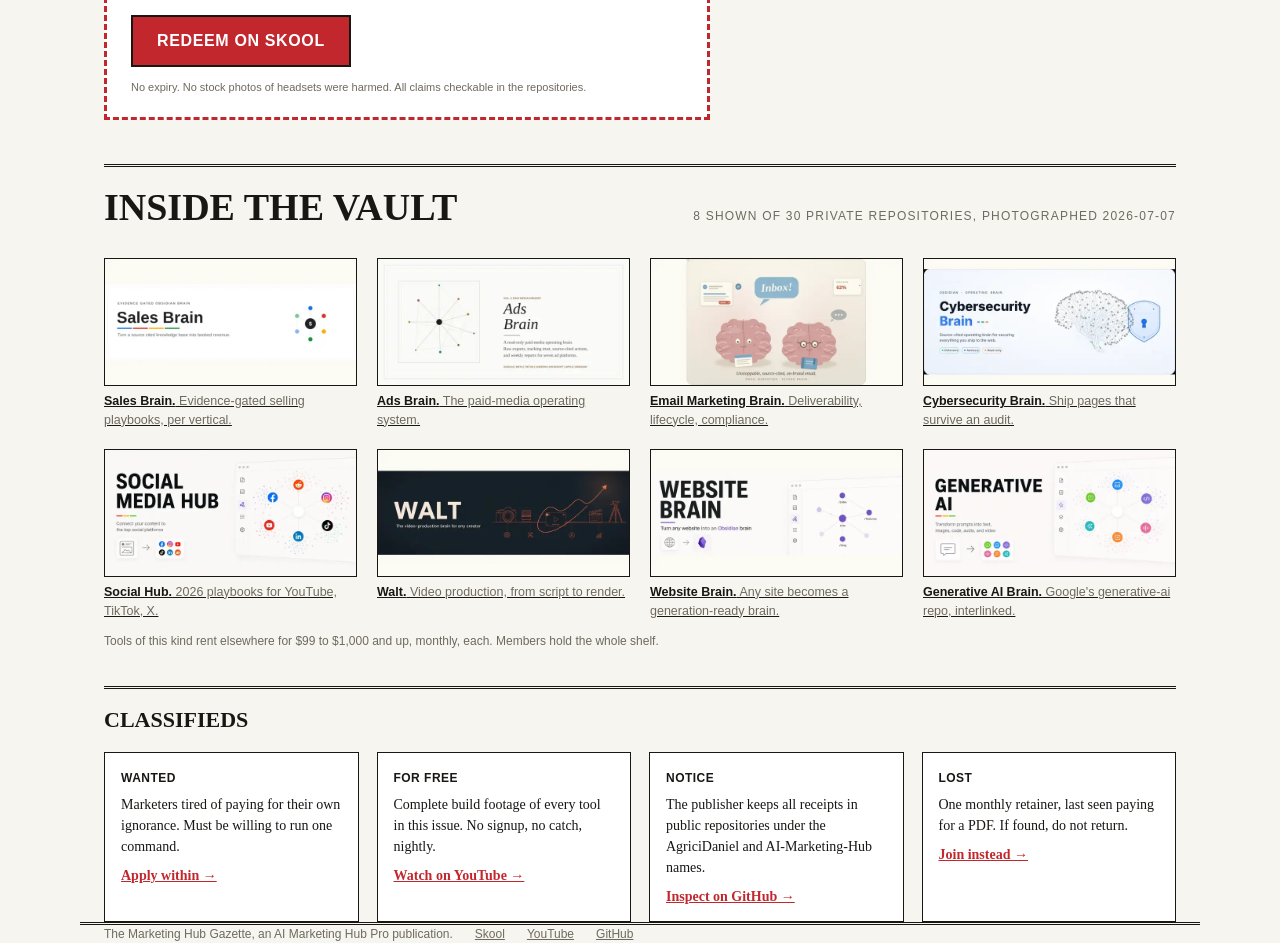
<file: examples/aimh-pro-landing-variants/b-the-gazette.html>
<!DOCTYPE html>
<html lang="en">
<head>
<meta charset="UTF-8">
<meta name="viewport" content="width=device-width, initial-scale=1">
<title>The Marketing Hub Gazette</title>
<style>
  :root {
    --paper: #F7F5EF; --ink: #191714; --red: #C1272D; --red-btn: #C1272D; --muted: #6F6A60;
    --rule: #191714; --card: #FFFFFF;
  }
  @media (prefers-color-scheme: dark) {
    :root { --paper: #17150F; --ink: #EFEAE0; --red: #E4555A; --red-btn: #CC2E42; --muted: #9C9587; --rule: #EFEAE0; --card: #201D15; }
  }
  :root[data-theme="light"] { --paper: #F7F5EF; --ink: #191714; --red: #C1272D; --red-btn: #C1272D; --muted: #6F6A60; --rule: #191714; --card: #FFFFFF; }
  :root[data-theme="dark"] { --paper: #17150F; --ink: #EFEAE0; --red: #E4555A; --red-btn: #CC2E42; --muted: #9C9587; --rule: #EFEAE0; --card: #201D15; }

  * { box-sizing: border-box; }
  body { margin: 0; background: var(--paper); color: var(--ink);
    font-family: Georgia, "Iowan Old Style", "Times New Roman", serif; font-size: 17px; line-height: 1.5; }
  a { color: var(--ink); }
  a:focus-visible, summary:focus-visible { outline: 3px solid var(--red); outline-offset: 3px; }
  .sans { font-family: "Helvetica Neue", Arial, ui-sans-serif, sans-serif; }
  .wrap { max-width: 1120px; margin: 0 auto; padding: 0 24px; }

  /* Masthead */
  .ears { display: flex; justify-content: space-between; gap: 12px; padding: 14px 0 10px;
    font-family: "Helvetica Neue", Arial, sans-serif; font-size: 12px; letter-spacing: 0.08em; text-transform: uppercase; color: var(--muted); }
  .masthead { text-align: center; padding: 6px 0 14px; }
  .masthead h1 { margin: 0; font-weight: 900; letter-spacing: 0.01em; line-height: 0.95;
    font-size: clamp(40px, 8.6vw, 104px); text-transform: uppercase; }
  .masthead h1 .red { color: var(--red); }
  .dateline { display: flex; justify-content: center; gap: 18px; flex-wrap: wrap;
    border-top: 3px double var(--rule); border-bottom: 3px double var(--rule);
    padding: 8px 0; margin-top: 14px;
    font-family: "Helvetica Neue", Arial, sans-serif; font-size: 13px; letter-spacing: 0.06em; text-transform: uppercase; }
  .dateline .red { color: var(--red); font-weight: 700; }

  /* Front page grid */
  .front { display: grid; gap: 34px; padding: 34px 0 8px; }
  @media (min-width: 900px) { .front { grid-template-columns: 7fr 5fr; } }
  .kicker { font-family: "Helvetica Neue", Arial, sans-serif; font-size: 13px; font-weight: 700;
    letter-spacing: 0.14em; text-transform: uppercase; color: var(--red); margin: 0 0 10px; }
  .lead h2 { margin: 0 0 12px; font-weight: 900; line-height: 1.0; letter-spacing: -0.01em;
    font-size: clamp(34px, 5.6vw, 62px); text-transform: uppercase; text-wrap: balance; }
  .standfirst { font-size: 20px; font-style: italic; color: var(--muted); margin: 0 0 18px; max-width: 34em; }
  .cols { column-width: 300px; column-gap: 28px; column-rule: 1px solid color-mix(in srgb, var(--rule) 30%, transparent); }
  .cols p { margin: 0 0 14px; }
  .cols p:first-child::first-letter { float: left; font-size: 58px; line-height: 0.85; padding: 4px 8px 0 0; font-weight: 900; color: var(--red); }
  .byline { font-family: "Helvetica Neue", Arial, sans-serif; font-size: 12px; letter-spacing: 0.1em; text-transform: uppercase; color: var(--muted); margin: 0 0 14px; }

  figure.press { margin: 0 0 20px; }
  figure.press img { display: block; width: 100%; border: 1px solid var(--rule); outline: 1px solid var(--rule); outline-offset: -1px; filter: grayscale(0.15); }
  figure.press figcaption { font-family: "Helvetica Neue", Arial, sans-serif; font-size: 12px; color: var(--muted); padding-top: 6px; }
  figure.press figcaption .credit { text-transform: uppercase; letter-spacing: 0.08em; }

  /* Coupon (the signature) */
  .coupon { border: 3px dashed var(--red); padding: 22px 24px; margin-top: 8px; background: var(--card); position: relative; }
  .coupon .scissors { position: absolute; top: -14px; left: 18px; background: var(--paper); padding: 0 8px;
    font-family: "Helvetica Neue", Arial, sans-serif; font-size: 12px; letter-spacing: 0.14em; text-transform: uppercase; color: var(--red); font-weight: 700; }
  .coupon h3 { margin: 0 0 6px; font-size: 24px; font-weight: 900; text-transform: uppercase; }
  .coupon p { margin: 0 0 14px; font-size: 15px; }
  .btn { display: inline-flex; align-items: center; justify-content: center; min-height: 50px; padding: 12px 24px;
    background: var(--red-btn); color: #FFF; text-decoration: none; font-family: "Helvetica Neue", Arial, sans-serif;
    font-weight: 700; font-size: 16px; letter-spacing: 0.04em; text-transform: uppercase; border: 2px solid var(--rule);
    transition: transform 0.15s cubic-bezier(0.2, 0, 0, 1); }
  .btn.quiet { background: var(--card); color: var(--ink); }
  .btn:hover { transform: translateY(-1px); }
  .btn:active { transform: scale(0.96); }
  .coupon .fine { font-family: "Helvetica Neue", Arial, sans-serif; font-size: 11px; color: var(--muted); margin: 12px 0 0; }

  /* Sidebar */
  .sidebar { display: grid; gap: 26px; align-content: start; }
  .boxed { border-top: 6px solid var(--rule); padding-top: 12px; }
  .boxed h3 { margin: 0 0 10px; font-size: 15px; font-weight: 900; text-transform: uppercase; letter-spacing: 0.08em;
    font-family: "Helvetica Neue", Arial, sans-serif; }
  .weather { background: var(--card); border: 1px solid var(--rule); padding: 16px 18px; }
  .weather .big { font-size: 26px; font-weight: 900; }
  .weather p { margin: 6px 0 0; font-size: 14px; color: var(--muted); }
  .arrivals { display: grid; gap: 14px; }
  .arrival { display: grid; grid-template-columns: 108px 1fr; gap: 12px; align-items: start; text-decoration: none; color: var(--ink); }
  .arrival img { display: block; width: 100%; border: 1px solid var(--rule); transition: transform 0.18s cubic-bezier(0.2, 0, 0, 1); }
  .arrival:hover img { transform: translateY(-2px); }
  .arrival h4 { margin: 0 0 2px; font-size: 16px; }
  .arrival p { margin: 0; font-size: 13px; color: var(--muted); font-family: "Helvetica Neue", Arial, sans-serif; }

  /* Photo spread */
  .spreadhead { display: flex; align-items: baseline; justify-content: space-between; gap: 14px;
    border-top: 3px double var(--rule); padding-top: 12px; margin-top: 36px; }
  .spreadhead h2 { margin: 0; font-size: clamp(24px, 3.4vw, 38px); font-weight: 900; text-transform: uppercase; }
  .spreadhead .sans { font-size: 12px; color: var(--muted); letter-spacing: 0.1em; text-transform: uppercase; }
  .spread { display: grid; gap: 20px; grid-template-columns: repeat(auto-fill, minmax(220px, 1fr)); margin: 22px 0 8px; }
  .spread figure { margin: 0; }
  .spread img { display: block; width: 100%; border: 1px solid var(--rule); outline: 1px solid var(--rule); outline-offset: -1px;
    transition: transform 0.18s cubic-bezier(0.2, 0, 0, 1); }
  .spread a:hover img { transform: translateY(-3px); }
  .spread figcaption { padding-top: 6px; font-family: "Helvetica Neue", Arial, sans-serif; font-size: 12.5px; color: var(--muted); }
  .spread figcaption b { color: var(--ink); font-weight: 700; }
  .spreadnote { font-family: "Helvetica Neue", Arial, sans-serif; font-size: 12px; color: var(--muted); }

  /* Classifieds */
  .classifieds { border-top: 3px double var(--rule); margin-top: 36px; padding-top: 14px; }
  .classifieds h2 { margin: 0 0 16px; font-size: 22px; font-weight: 900; text-transform: uppercase; }
  .adgrid { display: grid; gap: 18px; grid-template-columns: repeat(auto-fill, minmax(240px, 1fr)); }
  .ad { border: 1px solid var(--rule); background: var(--card); padding: 14px 16px; font-size: 14px; }
  .ad b { text-transform: uppercase; letter-spacing: 0.04em; font-family: "Helvetica Neue", Arial, sans-serif; font-size: 12px; }
  .ad p { margin: 6px 0 8px; }
  .ad a { color: var(--red); font-weight: 700; }

  footer { border-top: 3px double var(--rule); margin-top: 40px; padding: 18px 0 48px;
    font-family: "Helvetica Neue", Arial, sans-serif; font-size: 12px; color: var(--muted);
    display: flex; flex-wrap: wrap; gap: 8px 22px; }
  footer a { color: var(--muted); }

  .reveal { opacity: 0; transform: translateY(12px); transition: opacity 0.5s cubic-bezier(0.2,0,0,1), transform 0.5s cubic-bezier(0.2,0,0,1); }
  .reveal.in { opacity: 1; transform: none; }
  @media (prefers-reduced-motion: reduce) {
    .reveal { opacity: 1; transform: none; transition: none; }
    .btn, .arrival img, .spread img { transition: none; }
  }
</style>

<header class="wrap">
  <div class="ears"><span>Free forever</span><span>Single copy: one click</span></div>
  <div class="masthead">
    <h1>The Marketing <span class="red">Hub</span> Gazette</h1>
    <div class="dateline">
      <span>Vol. 1, No. 30</span>
      <span class="red">Tuesday, July 7, 2026</span>
      <span>Published from inside AI Marketing Hub Pro</span>
    </div>
  </div>
</header>

<main class="wrap">
  <div class="front">
    <article class="lead">
      <p class="kicker">Special report</p>
      <h2>Marketers quietly fire their agencies; rankings improve</h2>
      <p class="standfirst">Members of one Skool community now run the audits themselves, with tools an agency would bill four figures to operate.</p>
      <p class="byline">From the Hub newsroom</p>
      <figure class="press">
        <img src="[data-uri]" alt="claude-seo cover: a terminal beside the Earth" width="640">
        <figcaption>The machine at work: claude-seo, one of the member tools. <span class="credit">Hub photo</span></figcaption>
      </figure>
      <div class="cols">
        <p>The arrangement is simple and a little unfair. While agencies sell reports, members of AI Marketing Hub Pro pull the machinery that writes them: working Claude Code skills for SEO, paid ads, and content, maintained in public and updated as the platforms move.</p>
        <p>The tooling is not theoretical. claude-seo crawls, scores, and prioritizes fixes for entire sites. claude-ads runs 250 or more checks across 8 ad platforms and returns a health score with a fix plan. claude-blog builds articles designed to rank and to be cited by AI answers. All of it runs locally; no account leaves the building.</p>
        <p>Asked what the community does not do, the founder was direct: it is not done-for-you. Members turn the key themselves. The people who want a vendor, he says, should hire an agency and pay the retainer with a smile.</p>
      </div>
      <div class="coupon reveal">
        <span class="scissors">Clip this coupon</span>
        <h3>Admit one: AI Marketing Hub Pro</h3>
        <p>Good for full access to the vault, the toolbench, the playbooks, and the people. Redeemable any day you decide the retainer had it coming.</p>
        <a class="btn" href="https://www.skool.com/ai-marketing-hub-pro?utm_source=google&utm_medium=cpc&utm_campaign=aimh_pro_landing&utm_content=gazette">Redeem on Skool</a>
        <p class="fine">No expiry. No stock photos of headsets were harmed. All claims checkable in the repositories.</p>
      </div>
    </article>

    <aside class="sidebar">
      <div class="boxed weather reveal">
        <h3>SERP forecast</h3>
        <span class="big">Volatile.</span>
        <p>Core updates expected. Outlook favorable for those holding their own tools. Bring instruments.</p>
      </div>
      <div class="boxed reveal">
        <h3>New arrivals: the toolbench</h3>
        <div class="arrivals">
          <a class="arrival" href="https://www.skool.com/ai-marketing-hub-pro?utm_source=google&utm_medium=cpc&utm_campaign=aimh_pro_landing&utm_content=gazette">
            <img src="[data-uri]" alt="claude-seo cover" width="640">
            <span><h4>claude-seo</h4><p>Full-site audits, schema, Core Web Vitals.</p></span>
          </a>
          <a class="arrival" href="https://www.skool.com/ai-marketing-hub-pro?utm_source=google&utm_medium=cpc&utm_campaign=aimh_pro_landing&utm_content=gazette">
            <img src="[data-uri]" alt="claude-ads cover" width="640">
            <span><h4>claude-ads</h4><p>250+ checks across 8 ad platforms.</p></span>
          </a>
          <a class="arrival" href="https://www.skool.com/ai-marketing-hub-pro?utm_source=google&utm_medium=cpc&utm_campaign=aimh_pro_landing&utm_content=gazette">
            <img src="[data-uri]" alt="claude-blog cover" width="640">
            <span><h4>claude-blog</h4><p>Content built to rank and be cited.</p></span>
          </a>
          <a class="arrival" href="https://www.skool.com/ai-marketing-hub-pro?utm_source=google&utm_medium=cpc&utm_campaign=aimh_pro_landing&utm_content=gazette">
            <img src="[data-uri]" alt="AI Marketing Hub Library cover" width="640">
            <span><h4>The library</h4><p>One brain to run the whole toolchain.</p></span>
          </a>
        </div>
      </div>
      <div class="boxed reveal">
        <h3>Watch it made</h3>
        <p style="margin:0 0 12px; font-size:15px;">Every tool on this page is built in public, on camera, before it reaches the vault.</p>
        <a class="btn quiet" href="https://www.youtube.com/@AgriciDaniel">Nightly on YouTube</a>
      </div>
    </aside>
  </div>

  <section class="reveal" aria-labelledby="spread-title">
    <div class="spreadhead">
      <h2 id="spread-title">Inside the vault</h2>
      <span class="sans">8 shown of 30 private repositories, photographed 2026-07-07</span>
    </div>
    <div class="spread">
      <a href="https://www.skool.com/ai-marketing-hub-pro?utm_source=google&utm_medium=cpc&utm_campaign=aimh_pro_landing&utm_content=gazette"><figure><img src="[data-uri]" alt="Sales Brain cover" width="640"><figcaption><b>Sales Brain.</b> Evidence-gated selling playbooks, per vertical.</figcaption></figure></a>
      <a href="https://www.skool.com/ai-marketing-hub-pro?utm_source=google&utm_medium=cpc&utm_campaign=aimh_pro_landing&utm_content=gazette"><figure><img src="[data-uri]" alt="Ads Brain cover" width="640"><figcaption><b>Ads Brain.</b> The paid-media operating system.</figcaption></figure></a>
      <a href="https://www.skool.com/ai-marketing-hub-pro?utm_source=google&utm_medium=cpc&utm_campaign=aimh_pro_landing&utm_content=gazette"><figure><img src="[data-uri]" alt="Email Marketing Brain cover" width="640"><figcaption><b>Email Marketing Brain.</b> Deliverability, lifecycle, compliance.</figcaption></figure></a>
      <a href="https://www.skool.com/ai-marketing-hub-pro?utm_source=google&utm_medium=cpc&utm_campaign=aimh_pro_landing&utm_content=gazette"><figure><img src="[data-uri]" alt="Cybersecurity Brain cover" width="640"><figcaption><b>Cybersecurity Brain.</b> Ship pages that survive an audit.</figcaption></figure></a>
      <a href="https://www.skool.com/ai-marketing-hub-pro?utm_source=google&utm_medium=cpc&utm_campaign=aimh_pro_landing&utm_content=gazette"><figure><img src="[data-uri]" alt="Social Hub cover" width="640"><figcaption><b>Social Hub.</b> 2026 playbooks for YouTube, TikTok, X.</figcaption></figure></a>
      <a href="https://www.skool.com/ai-marketing-hub-pro?utm_source=google&utm_medium=cpc&utm_campaign=aimh_pro_landing&utm_content=gazette"><figure><img src="[data-uri]" alt="Walt cover" width="640"><figcaption><b>Walt.</b> Video production, from script to render.</figcaption></figure></a>
      <a href="https://www.skool.com/ai-marketing-hub-pro?utm_source=google&utm_medium=cpc&utm_campaign=aimh_pro_landing&utm_content=gazette"><figure><img src="[data-uri]" alt="Website Brain cover" width="640"><figcaption><b>Website Brain.</b> Any site becomes a generation-ready brain.</figcaption></figure></a>
      <a href="https://www.skool.com/ai-marketing-hub-pro?utm_source=google&utm_medium=cpc&utm_campaign=aimh_pro_landing&utm_content=gazette"><figure><img src="[data-uri]" alt="Generative AI Brain cover" width="640"><figcaption><b>Generative AI Brain.</b> Google's generative-ai repo, interlinked.</figcaption></figure></a>
    </div>
    <p class="spreadnote">Tools of this kind rent elsewhere for $99 to $1,000 and up, monthly, each. Members hold the whole shelf.</p>
  </section>

  <section class="classifieds reveal" aria-labelledby="class-title">
    <h2 id="class-title">Classifieds</h2>
    <div class="adgrid">
      <div class="ad"><b>Wanted</b><p>Marketers tired of paying for their own ignorance. Must be willing to run one command.</p><a href="https://www.skool.com/ai-marketing-hub-pro?utm_source=google&utm_medium=cpc&utm_campaign=aimh_pro_landing&utm_content=gazette">Apply within &rarr;</a></div>
      <div class="ad"><b>For free</b><p>Complete build footage of every tool in this issue. No signup, no catch, nightly.</p><a href="https://www.youtube.com/@AgriciDaniel">Watch on YouTube &rarr;</a></div>
      <div class="ad"><b>Notice</b><p>The publisher keeps all receipts in public repositories under the AgriciDaniel and AI-Marketing-Hub names.</p><a href="https://github.com/AgriciDaniel">Inspect on GitHub &rarr;</a></div>
      <div class="ad"><b>Lost</b><p>One monthly retainer, last seen paying for a PDF. If found, do not return.</p><a href="https://www.skool.com/ai-marketing-hub-pro?utm_source=google&utm_medium=cpc&utm_campaign=aimh_pro_landing&utm_content=gazette">Join instead &rarr;</a></div>
    </div>
  </section>
</main>

<footer class="wrap">
  <span>The Marketing Hub Gazette, an AI Marketing Hub Pro publication.</span>
  <a href="https://www.skool.com/ai-marketing-hub-pro?utm_source=google&utm_medium=cpc&utm_campaign=aimh_pro_landing&utm_content=gazette">Skool</a>
  <a href="https://www.youtube.com/@AgriciDaniel">YouTube</a>
  <a href="https://github.com/AgriciDaniel">GitHub</a>
</footer>

<script>
  (function () {
    var seen = new IntersectionObserver(function (entries) {
      entries.forEach(function (e) {
        if (e.isIntersecting) { e.target.classList.add("in"); seen.unobserve(e.target); }
      });
    }, { rootMargin: "0px 0px -6% 0px" });
    document.querySelectorAll(".reveal").forEach(function (n) { seen.observe(n); });
  })();
</script>

</body>
</html>
</file>
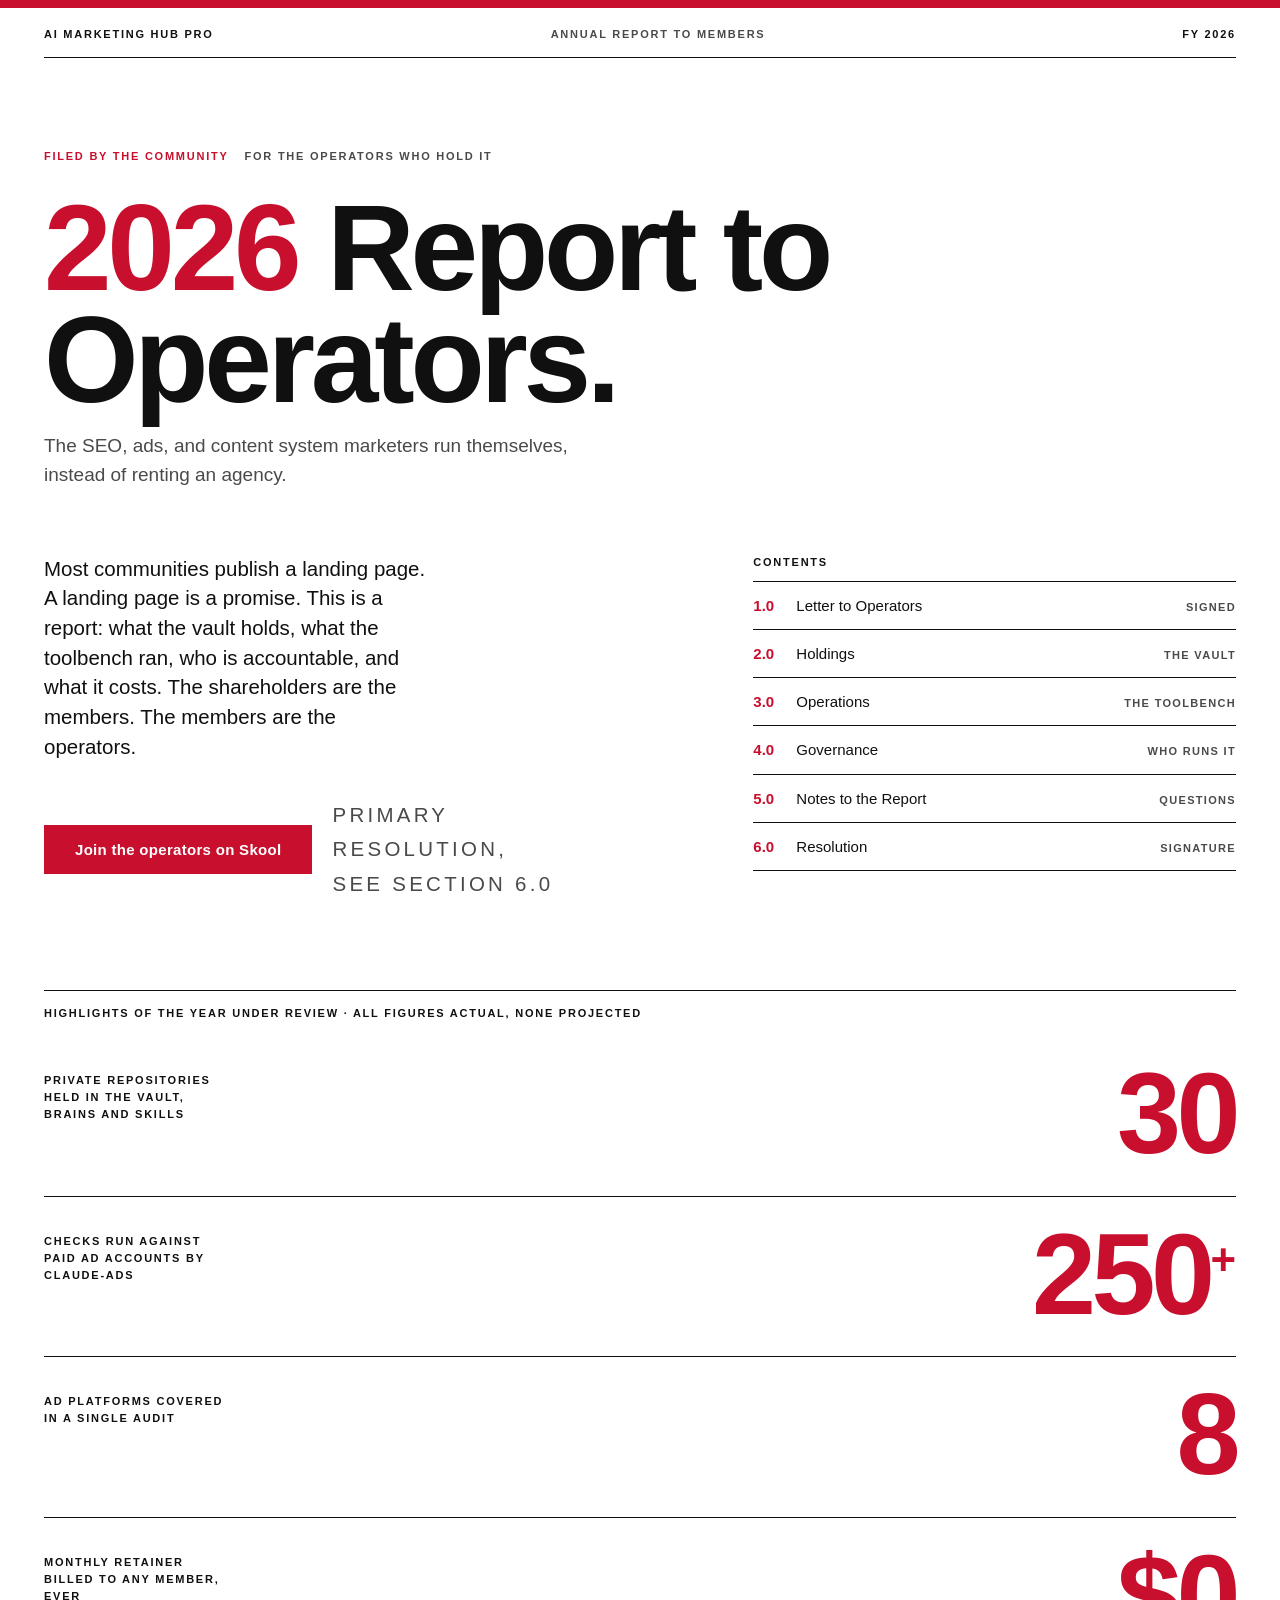
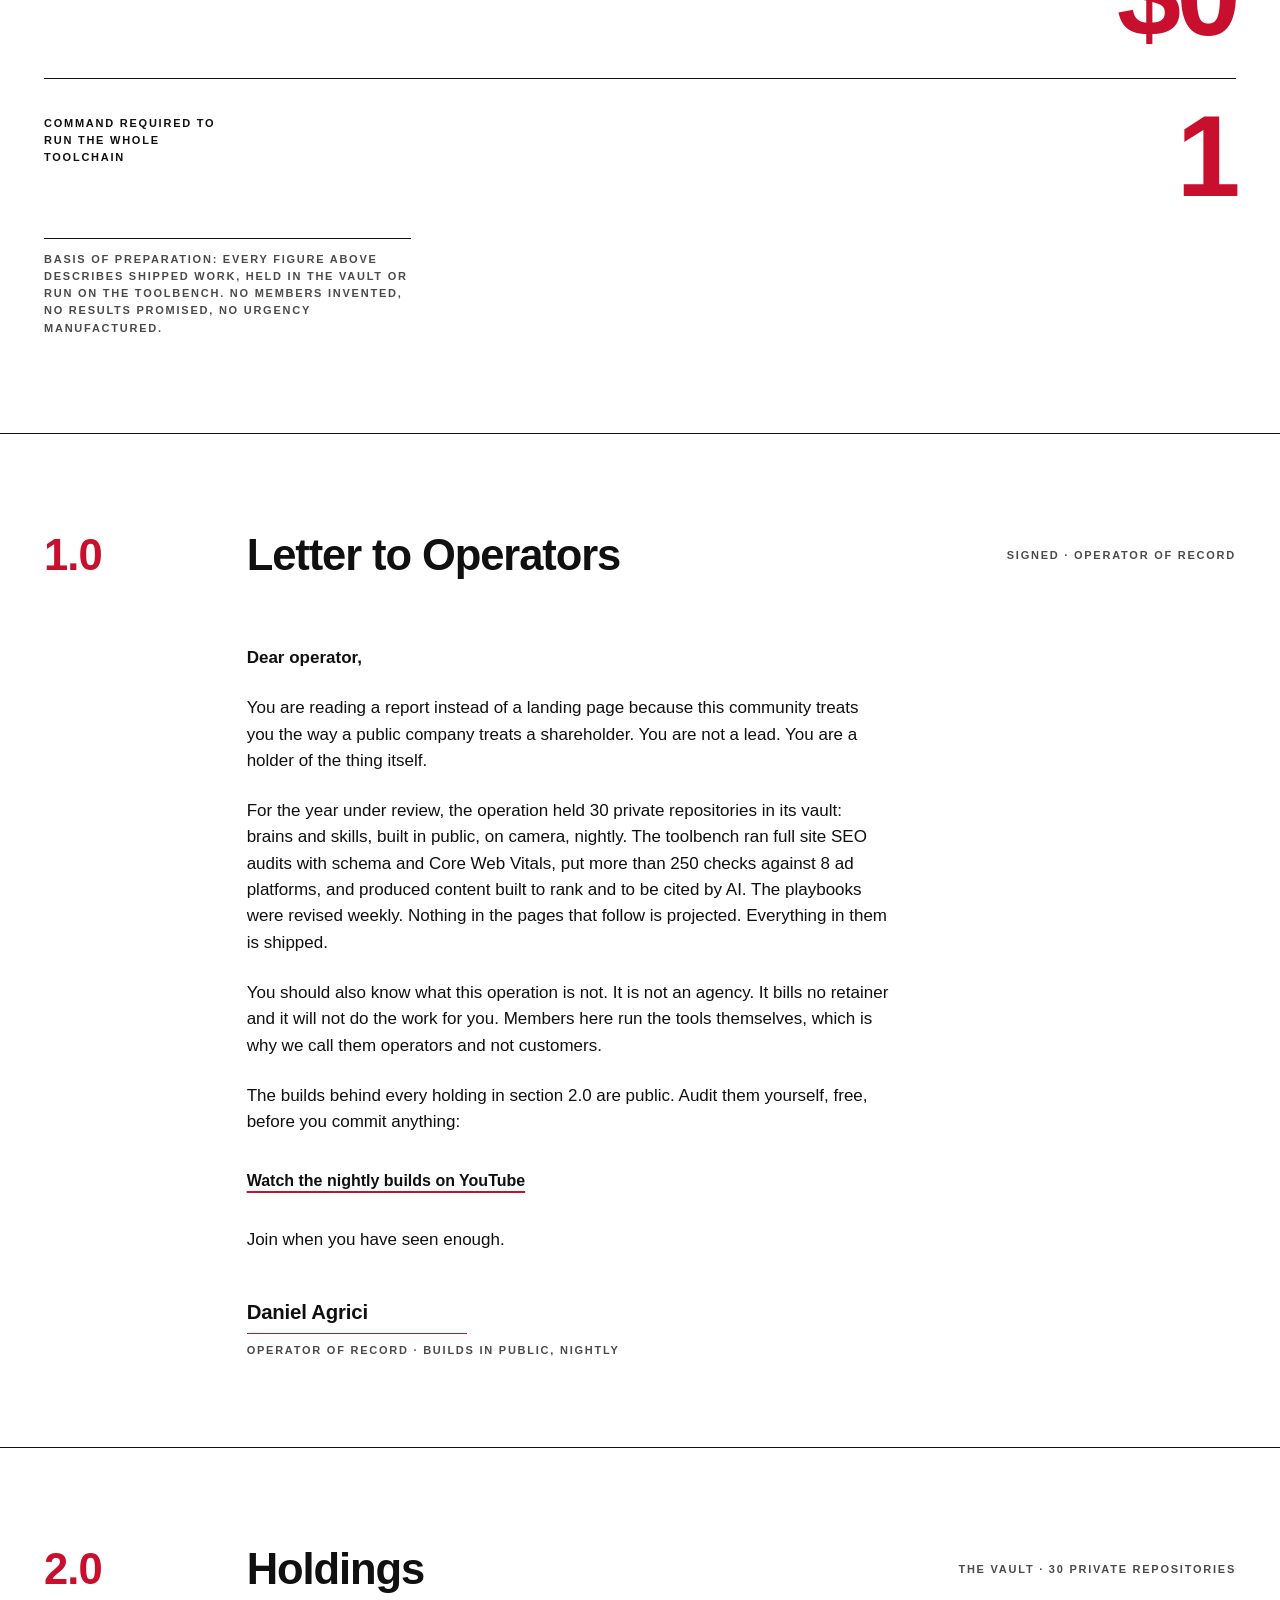
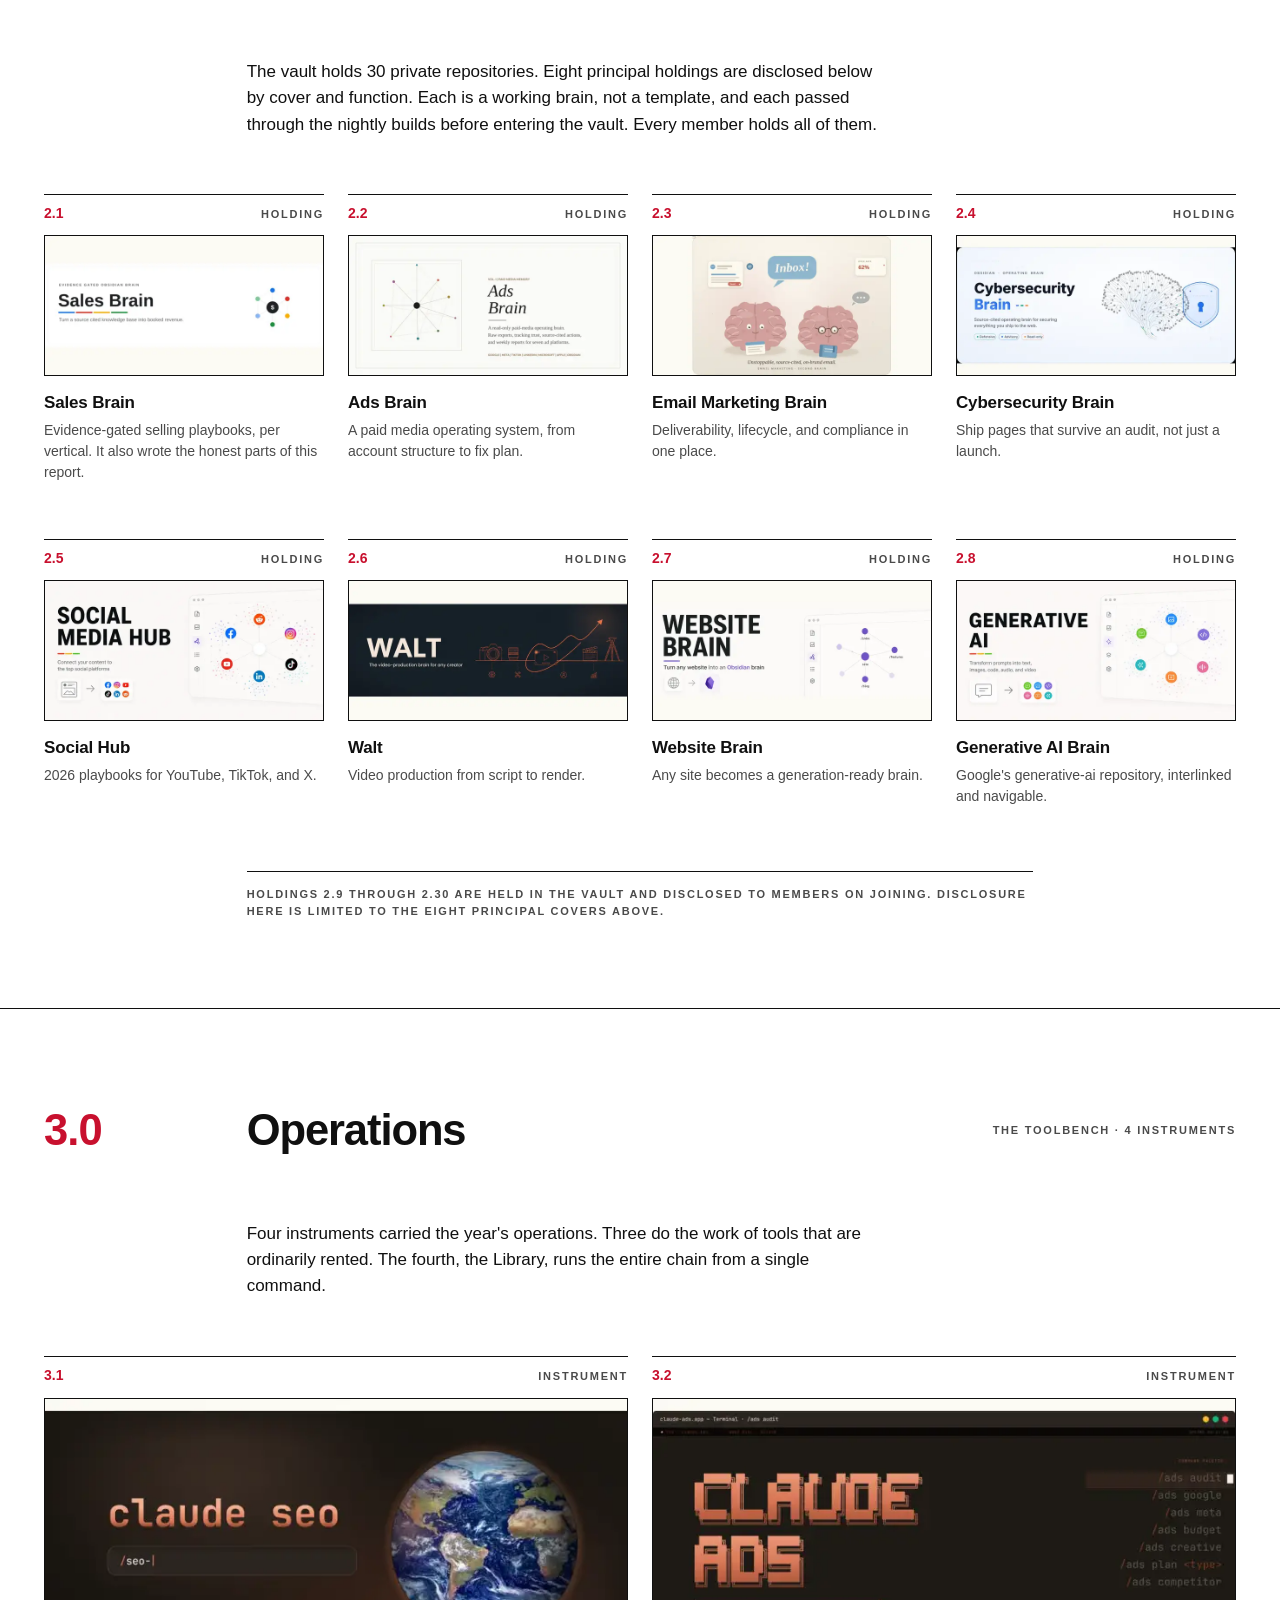
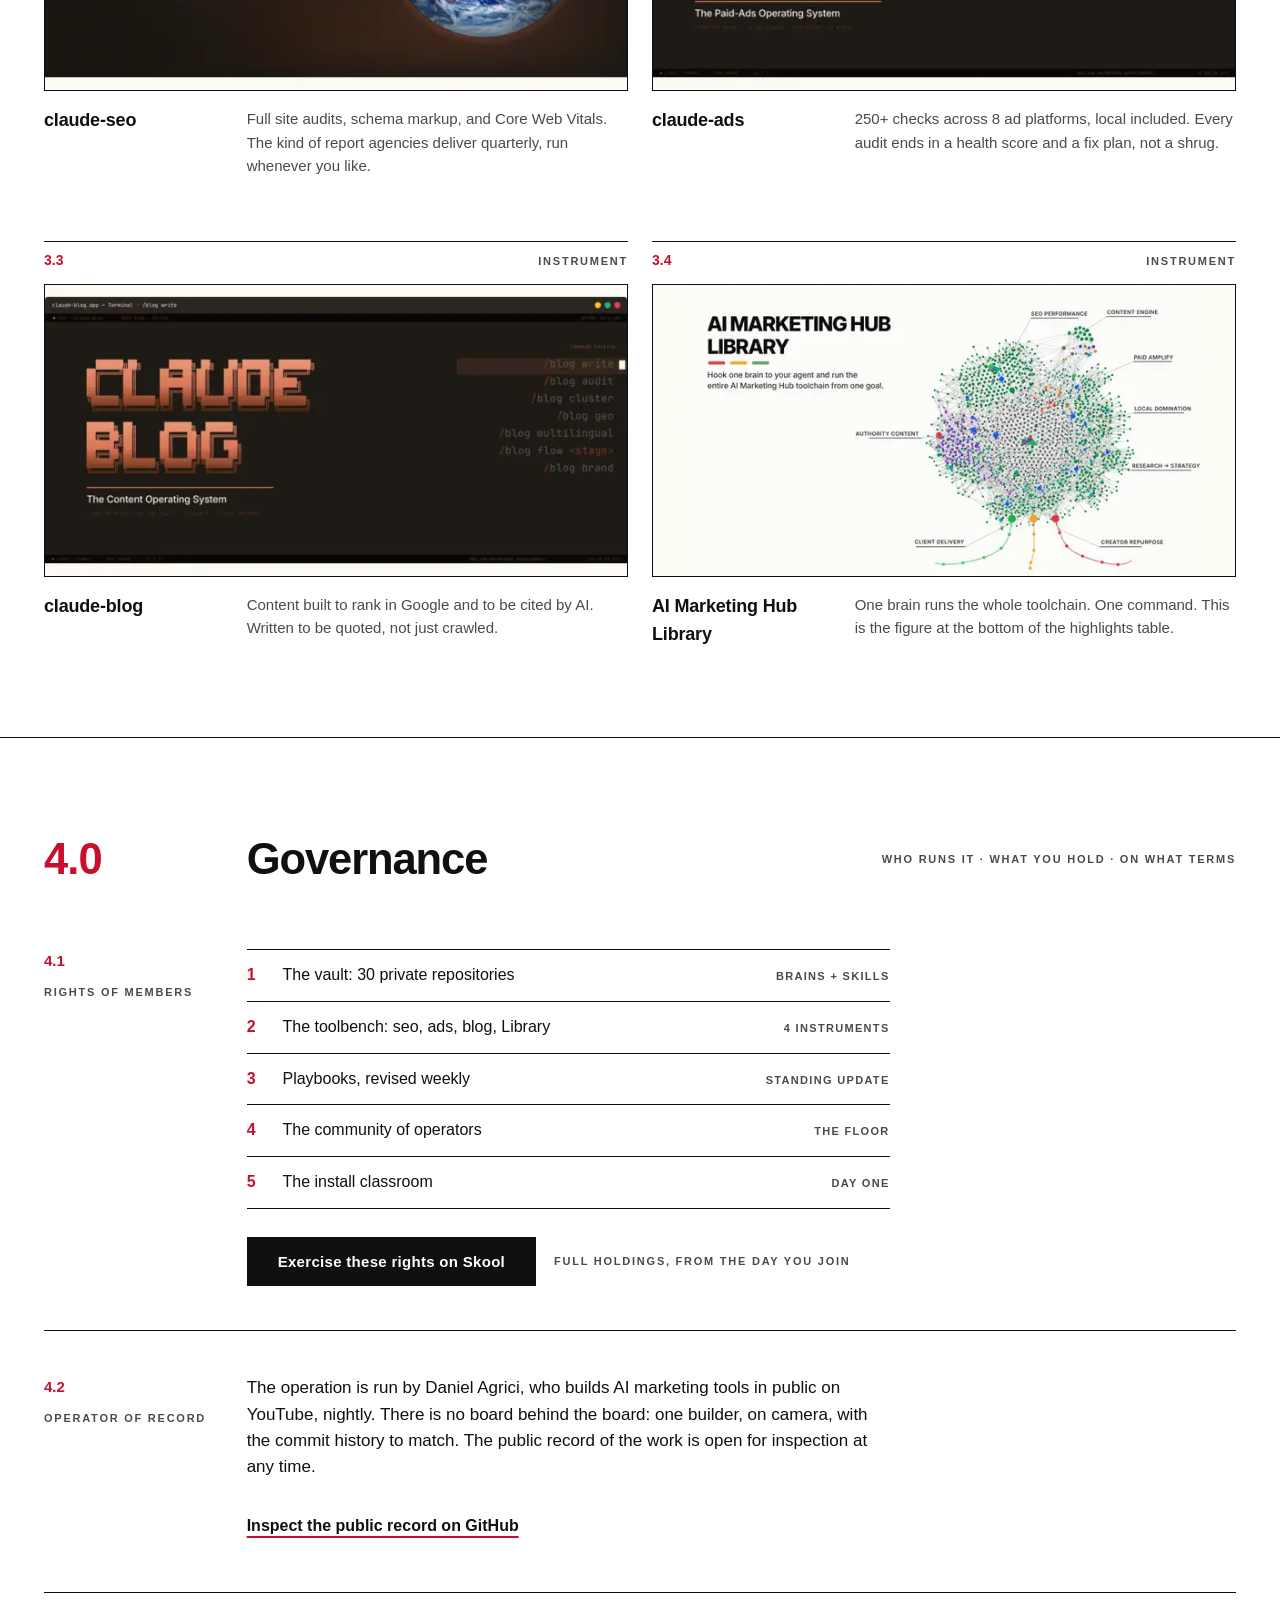
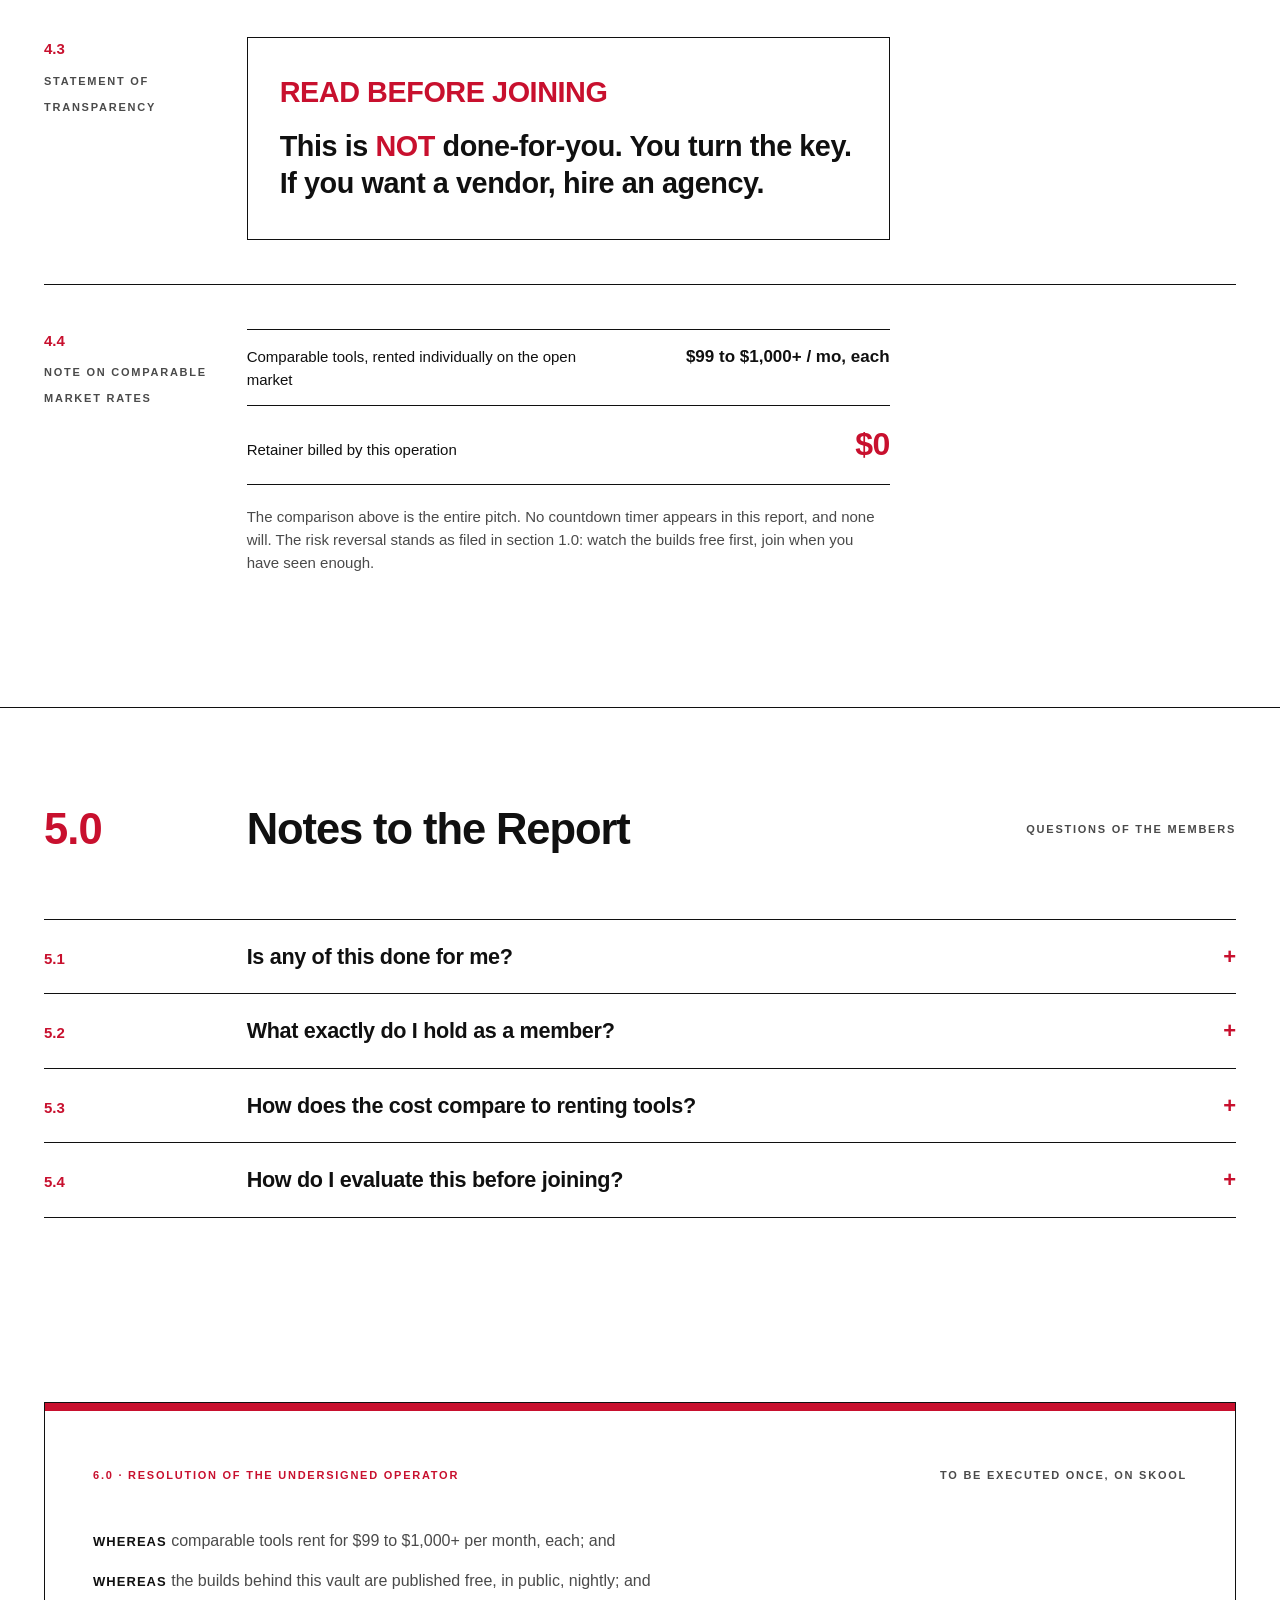
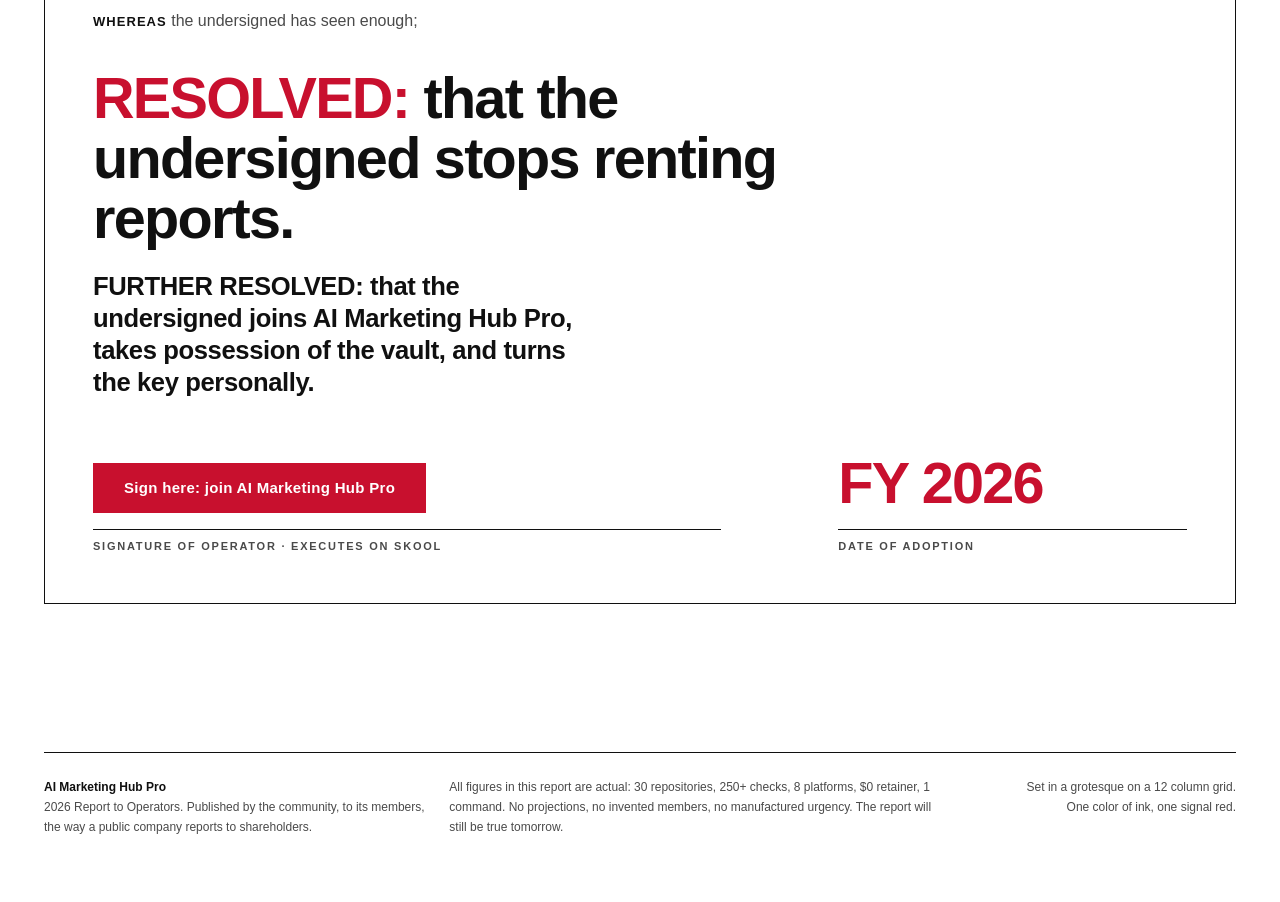
<file: examples/aimh-pro-landing-variants/d-2026-annual-report.html>
<!DOCTYPE html>
<html lang="en">
<head>
<meta charset="UTF-8">
<meta name="viewport" content="width=device-width, initial-scale=1">
<title>AI Marketing Hub Pro · 2026 Report to Operators</title>
<style>
/* ============================================================
   2026 REPORT TO OPERATORS
   Swiss modernist corporate annual report.
   Stark white ground, near black ink, one deep signal red.
   Grotesque only. 12 column grid. Thin rules. Honest figures.
   ============================================================ */

:root{
  --paper:#ffffff;
  --ink:#101010;
  --red:#c8102e;      /* signal red, 5.8:1 on white */
  --red-btn:#c8102e;  /* solid button fill, white text on top */
  --gray:#4a4a4a;     /* secondary text, 9.2:1 on white */
  --gap:24px;
  --ease:cubic-bezier(0.2,0,0,1);
}
@media (prefers-color-scheme: dark) {
  :root {
    --paper:#0e0e0f; --ink:#ededed; --red:#ff4b5c; --red-btn:#d02a3e; --gray:#a6a6a6;
  }
}
:root[data-theme="light"] { --paper:#ffffff; --ink:#101010; --red:#c8102e; --red-btn:#c8102e; --gray:#4a4a4a; }
:root[data-theme="dark"]  { --paper:#0e0e0f; --ink:#ededed; --red:#ff4b5c; --red-btn:#d02a3e; --gray:#a6a6a6; }

*{box-sizing:border-box;margin:0;padding:0}

body{
  background:var(--paper);
  color:var(--ink);
  font-family:"Helvetica Neue",Helvetica,Arial,sans-serif;
  font-size:17px;
  line-height:1.55;
  -webkit-font-smoothing:antialiased;
}

img{max-width:100%;height:auto;display:block}

.wrap{max-width:1240px;margin:0 auto;padding:0 24px}

.g{display:grid;grid-template-columns:repeat(12,minmax(0,1fr));column-gap:var(--gap)}
.g>*{min-width:0}

/* ---------- type scale: tiny labels vs enormous figures ---------- */

.micro{
  font-size:11px;
  font-weight:700;
  letter-spacing:0.16em;
  text-transform:uppercase;
  color:var(--ink);
}
.micro.red{color:var(--red)}
.micro.dim{color:var(--gray)}

.body-copy{max-width:68ch;color:var(--ink)}
.body-copy p{margin:0 0 1.4em}
.body-copy p:last-child{margin-bottom:0}

.dim{color:var(--gray)}

/* ---------- rules ---------- */

.rule{border:0;border-top:1px solid var(--ink);margin:0}
.rule-red{border-top:1px solid var(--red)}

/* ---------- masthead ---------- */

.redband{height:8px;background:var(--red)}

.masthead{padding:18px 0}
.masthead .g{align-items:baseline}
.masthead-left{grid-column:1 / span 5}
.masthead-mid{grid-column:6 / span 4}
.masthead-right{grid-column:10 / span 3;text-align:right}

/* ---------- hero ---------- */

.hero{padding:72px 0 88px}
.hero-kicker{margin-bottom:28px;display:flex;gap:16px;flex-wrap:wrap}
h1{margin-bottom:0}
.dek{font-size:19px;color:var(--gray);font-weight:400;margin:14px 0 26px;max-width:52ch}
h1{
  font-size:clamp(3rem,9.5vw,8.25rem);
  line-height:0.92;
  letter-spacing:-0.035em;
  font-weight:700;
  max-width:12ch;
}
h1 .fig-red{color:var(--red);font-variant-numeric:tabular-nums}

.hero-lower{margin-top:64px;align-items:start}
.hero-deck{grid-column:1 / span 6}
.hero-deck p{font-size:clamp(1.05rem,1.6vw,1.3rem);line-height:1.45;max-width:34ch;font-weight:500}
.hero-deck .cta-row{margin-top:36px;display:flex;align-items:center;gap:20px;flex-wrap:wrap}
.hero-deck .cta-note{max-width:20ch;line-height:1.7}

.toc{grid-column:8 / span 5}
.toc-title{padding-bottom:10px;border-bottom:1px solid var(--ink)}
.toc ol{list-style:none}
.toc li{
  display:flex;gap:18px;align-items:baseline;
  padding:12px 0;border-bottom:1px solid var(--ink);
  font-size:15px;font-weight:500;
}
.toc-num{
  font-variant-numeric:tabular-nums;
  font-weight:700;color:var(--red);
  min-width:3ch;
}
.toc-what{margin-left:auto;font-size:11px;letter-spacing:0.12em;text-transform:uppercase;color:var(--gray);font-weight:600}

/* ---------- buttons and action links ---------- */

.btn{
  display:inline-flex;align-items:center;justify-content:center;
  min-height:48px;padding:12px 30px;
  font:inherit;font-size:15px;font-weight:700;letter-spacing:0.02em;
  text-decoration:none;border:1px solid transparent;cursor:pointer;
  transition:transform 0.16s var(--ease);
}
.btn:active{transform:scale(0.96)}
.btn:focus-visible{outline:3px solid var(--ink);outline-offset:3px}
.btn-red{background:var(--red-btn);color:#ffffff}
.btn-red:focus-visible{outline-color:var(--red)}
.btn-ink{background:var(--ink);color:var(--paper)}

.linkline{
  display:inline-flex;align-items:center;min-height:44px;
  color:var(--ink);font-weight:700;font-size:16px;
  text-decoration:underline;
  text-decoration-color:var(--red);
  text-decoration-thickness:2px;
  text-underline-offset:5px;
  transition:transform 0.16s var(--ease);
}
.linkline:active{transform:scale(0.96)}
.linkline:focus-visible{outline:3px solid var(--red);outline-offset:3px}

/* ---------- KPI highlights: the signature element ---------- */

.kpis{padding:0 0 96px}
.kpi-caption{padding:14px 0 6px;border-top:1px solid var(--ink)}
.kpi-list{margin-top:8px}
.kpi{
  border-top:1px solid var(--ink);
  padding:26px 0 30px;
  align-items:end;
}
.kpi:first-of-type{border-top:0}
.kpi dt{
  grid-column:1 / span 5;
  align-self:start;
  font-size:11px;font-weight:700;letter-spacing:0.16em;
  text-transform:uppercase;color:var(--ink);
  padding-top:10px;max-width:30ch;
}
.kpi dd{
  grid-column:6 / span 7;
  text-align:right;
  font-size:clamp(3.6rem,9vw,8.75rem);
  line-height:0.9;
  font-weight:700;
  letter-spacing:-0.04em;
  color:var(--red);
  font-variant-numeric:tabular-nums;
}
.kpi dd sup{font-size:0.38em;vertical-align:super;letter-spacing:0}
.kpi-basis{border-top:1px solid var(--ink);padding-top:12px;max-width:60ch}

/* ---------- section chrome ---------- */

.sec{padding:88px 0}
.sec-rule{border-top:1px solid var(--ink)}
.sec-head{align-items:baseline;margin-bottom:56px}
.sec-num{
  grid-column:1 / span 2;
  font-size:clamp(2rem,3.4vw,3rem);
  font-weight:700;letter-spacing:-0.02em;
  color:var(--red);font-variant-numeric:tabular-nums;
}
.sec-title{
  grid-column:3 / span 6;
  font-size:clamp(2rem,3.4vw,3rem);
  font-weight:700;letter-spacing:-0.025em;line-height:1;
}
.sec-tag{grid-column:9 / span 4;text-align:right;align-self:center}

.sec-intro{margin-bottom:56px}
.sec-intro .body-copy{grid-column:3 / span 7}

/* ---------- holdings (the vault) ---------- */

.holdings{row-gap:56px}
.holding{grid-column:span 3;display:flex;flex-direction:column;color:inherit;text-decoration:none;cursor:pointer;transition:transform .16s cubic-bezier(.2,0,0,1)}.holding:hover,.tool:hover{transform:translateY(-3px)}.holding:active,.tool:active{transform:translateY(-3px) scale(.98)}.holding:focus-visible,.tool:focus-visible{outline:2px solid var(--red);outline-offset:3px}
.holding-head{
  display:flex;align-items:baseline;justify-content:space-between;
  border-top:1px solid var(--ink);padding:8px 0 10px;
}
.holding-idx{font-weight:700;color:var(--red);font-variant-numeric:tabular-nums;font-size:14px}
.holding img{width:100%;border:1px solid var(--ink)}
.holding figcaption{padding-top:14px}
.holding h3{font-size:17px;font-weight:700;letter-spacing:-0.01em;margin-bottom:4px}
.holding p{font-size:14px;line-height:1.5;color:var(--gray)}

.holdings-note{margin-top:64px}
.holdings-note .inner{grid-column:3 / span 8;border-top:1px solid var(--ink);padding-top:14px}

/* ---------- operations (the toolbench) ---------- */

.tools{row-gap:64px}
.tool{grid-column:span 6;display:flex;flex-direction:column;color:inherit;text-decoration:none;cursor:pointer}
.tool-head{
  display:flex;align-items:baseline;justify-content:space-between;
  border-top:1px solid var(--ink);padding:8px 0 12px;
}
.tool img{width:100%;border:1px solid var(--ink)}
.tool figcaption{padding-top:16px;display:grid;grid-template-columns:repeat(6,minmax(0,1fr));column-gap:var(--gap)}
.tool h3{grid-column:1 / span 2;font-size:18px;font-weight:700;letter-spacing:-0.01em}
.tool p{grid-column:3 / span 4;font-size:15px;line-height:1.55;color:var(--gray)}

/* ---------- governance ---------- */

.gov-block{padding:44px 0;border-top:1px solid var(--ink);align-items:start}
.gov-block:first-of-type{border-top:0;padding-top:0}
.gov-idx{grid-column:1 / span 2}
.gov-idx .n{font-weight:700;color:var(--red);font-variant-numeric:tabular-nums;font-size:15px;display:block;margin-bottom:6px}
.gov-body{grid-column:3 / span 8}

.rights{list-style:none;max-width:68ch}
.rights li{
  display:flex;gap:18px;align-items:baseline;
  padding:13px 0;border-bottom:1px solid var(--ink);
  font-size:16px;font-weight:500;
}
.rights li:first-child{border-top:1px solid var(--ink)}
.rights .r-num{font-variant-numeric:tabular-nums;font-weight:700;color:var(--red);min-width:2ch}
.rights .r-what{margin-left:auto;font-size:11px;letter-spacing:0.12em;text-transform:uppercase;color:var(--gray);font-weight:600;text-align:right}
.rights-cta{margin-top:28px;display:flex;align-items:center;gap:18px;flex-wrap:wrap}

.transparency{
  border:1px solid var(--ink);
  padding:36px 32px;
  max-width:68ch;
}
.transparency .micro{margin-bottom:16px}
.transparency p{
  font-size:clamp(1.3rem,2.4vw,1.8rem);
  line-height:1.3;font-weight:700;letter-spacing:-0.015em;
}
.transparency p strong{color:var(--red)}

.rates{max-width:68ch}
.rates .row{
  display:flex;justify-content:space-between;gap:24px;align-items:baseline;
  padding:14px 0;border-bottom:1px solid var(--ink);
}
.rates .row:first-child{border-top:1px solid var(--ink)}
.rates .what{font-size:15px;font-weight:500;max-width:40ch}
.rates .amt{
  font-weight:700;font-variant-numeric:tabular-nums;
  font-size:17px;white-space:nowrap;
}
.rates .amt.red{color:var(--red);font-size:clamp(1.4rem,2.6vw,2rem);letter-spacing:-0.02em}

/* ---------- notes (FAQ) ---------- */

.notes{max-width:none}
.note{border-top:1px solid var(--ink)}
.note:last-of-type{border-bottom:1px solid var(--ink)}
.note summary{
  list-style:none;cursor:pointer;
  display:grid;grid-template-columns:repeat(12,minmax(0,1fr));column-gap:var(--gap);
  align-items:baseline;
  padding:20px 0;min-height:44px;
}
.note summary::-webkit-details-marker{display:none}
.note summary:focus-visible{outline:3px solid var(--red);outline-offset:-3px}
.note .n-idx{grid-column:1 / span 2;font-weight:700;color:var(--red);font-variant-numeric:tabular-nums;font-size:15px}
.note .n-q{grid-column:3 / span 8;font-size:clamp(1.05rem,1.8vw,1.35rem);font-weight:700;letter-spacing:-0.015em}
.note .n-mark{grid-column:11 / span 2;text-align:right;font-weight:700;font-size:22px;color:var(--red);line-height:1}
.note[open] .n-mark::before{content:"\00d7"}
.note .n-mark::before{content:"+"}
.note .n-a{display:grid;grid-template-columns:repeat(12,minmax(0,1fr));column-gap:var(--gap);padding:0 0 32px}
.note .n-a>div{grid-column:3 / span 7;max-width:68ch;color:var(--ink)}
.note .n-a p{margin-bottom:1.2em}
.note .n-a p:last-child{margin-bottom:0}

/* ---------- resolution (final CTA) ---------- */

.resolution{padding:96px 0 120px}
.res-doc{border:1px solid var(--ink);padding:56px 48px 48px;position:relative}
.res-doc::before{content:"";position:absolute;top:0;left:0;right:0;height:8px;background:var(--red)}
.res-head{display:flex;justify-content:space-between;gap:16px;flex-wrap:wrap;margin-bottom:44px;padding-top:8px}
.whereas{max-width:68ch;margin-bottom:36px}
.whereas p{font-size:16px;line-height:1.6;color:var(--gray);margin-bottom:0.9em}
.whereas .w{font-weight:700;color:var(--ink);letter-spacing:0.08em;font-size:13px}
.res-text{
  font-size:clamp(1.9rem,4.6vw,3.6rem);
  line-height:1.04;font-weight:700;letter-spacing:-0.03em;
  max-width:22ch;margin-bottom:22px;
}
.res-text .res-word{color:var(--red)}
.res-text-sub{
  font-size:clamp(1.15rem,2.2vw,1.6rem);
  line-height:1.25;font-weight:700;letter-spacing:-0.015em;
  max-width:36ch;color:var(--ink);margin-bottom:56px;
}
.sig-row{align-items:end;row-gap:40px}
.sig-col{grid-column:1 / span 7}
.date-col{grid-column:9 / span 4}
.sig-line{border-top:1px solid var(--ink);margin-top:16px;padding-top:8px}
.date-fig{
  font-size:clamp(2.4rem,4.5vw,3.6rem);font-weight:700;
  letter-spacing:-0.03em;color:var(--red);
  font-variant-numeric:tabular-nums;line-height:1;
}

/* ---------- footer ---------- */

.colophon{padding:28px 0 64px}
.colophon .g{row-gap:16px}
.colo-a{grid-column:1 / span 4}
.colo-b{grid-column:5 / span 5}
.colo-c{grid-column:10 / span 3;text-align:right}
.colophon p{font-size:12px;line-height:1.7;color:var(--gray)}
.colophon .strongline{color:var(--ink);font-weight:700}

/* ---------- reveal ---------- */

.reveal{
  opacity:0;transform:translateY(12px);
  transition:opacity 0.55s var(--ease),transform 0.55s var(--ease);
}
.reveal.in{opacity:1;transform:none}

@media (prefers-reduced-motion: reduce){
  *,*::before,*::after{animation:none !important;transition:none !important}
  .reveal{opacity:1;transform:none}
}

/* ---------- responsive ---------- */

@media (max-width: 1020px){
  .holding{grid-column:span 4}
  .toc{grid-column:7 / span 6}
  .hero-deck{grid-column:1 / span 6}
}

@media (max-width: 860px){
  .hero-deck{grid-column:1 / span 12;margin-bottom:48px}
  .toc{grid-column:1 / span 12}
  .holding{grid-column:span 6}
  .tool{grid-column:span 12}
  .sec-num{grid-column:1 / span 12;margin-bottom:4px}
  .sec-title{grid-column:1 / span 12}
  .sec-tag{grid-column:1 / span 12;text-align:left;margin-top:10px}
  .sec-intro .body-copy{grid-column:1 / span 12}
  .gov-idx{grid-column:1 / span 12;margin-bottom:14px}
  .gov-body{grid-column:1 / span 12}
  .note .n-idx{grid-column:1 / span 2}
  .note .n-q{grid-column:3 / span 8}
  .note .n-a>div{grid-column:1 / span 12}
  .holdings-note .inner{grid-column:1 / span 12}
  .sig-col{grid-column:1 / span 12}
  .date-col{grid-column:1 / span 12}
  .colo-a,.colo-b,.colo-c{grid-column:1 / span 12;text-align:left}
  .tool figcaption{display:block}
  .tool p{margin-top:6px}
}

@media (max-width: 620px){
  .wrap{padding:0 16px}
  .kpi dt{grid-column:1 / span 12;padding-top:0;margin-bottom:10px}
  .kpi dd{grid-column:1 / span 12;text-align:left}
  .holding{grid-column:span 12}
  .masthead-mid{display:none}
  .masthead-left{grid-column:1 / span 8}
  .masthead-right{grid-column:9 / span 4}
  .res-doc{padding:40px 20px 36px}
  .sec{padding:64px 0}
  .hero{padding:48px 0 64px}
}
</style>

<!-- ================= MASTHEAD ================= -->
<div class="redband" aria-hidden="true"></div>
<header class="masthead" role="banner">
  <div class="wrap">
    <div class="g">
      <p class="micro masthead-left">AI Marketing Hub Pro</p>
      <p class="micro dim masthead-mid">Annual Report to Members</p>
      <p class="micro masthead-right">FY 2026</p>
    </div>
    <hr class="rule" style="margin-top:14px">
  </div>
</header>

<!-- ================= HERO / COVER ================= -->
<section class="hero" aria-label="Cover">
  <div class="wrap">
    <div class="hero-kicker reveal">
      <p class="micro red">Filed by the community</p>
      <p class="micro dim">For the operators who hold it</p>
    </div>
    <h1 class="reveal"><span class="fig-red">2026</span> Report to Operators.</h1>
    <p class="dek reveal">The SEO, ads, and content system marketers run themselves, instead of renting an agency.</p>

    <div class="g hero-lower">
      <div class="hero-deck reveal">
        <p>Most communities publish a landing page. A landing page is a promise. This is a report: what the vault holds, what the toolbench ran, who is accountable, and what it costs. The shareholders are the members. The members are the operators.</p>
        <div class="cta-row">
          <a class="btn btn-red" href="https://www.skool.com/ai-marketing-hub-pro?utm_source=google&utm_medium=cpc&utm_campaign=aimh_pro_landing&utm_content=annual_report">Join the operators on Skool</a>
          <p class="micro dim cta-note">Primary resolution, see section 6.0</p>
        </div>
      </div>

      <nav class="toc reveal" aria-label="Contents">
        <p class="micro toc-title">Contents</p>
        <ol>
          <li><span class="toc-num">1.0</span> Letter to Operators <span class="toc-what">Signed</span></li>
          <li><span class="toc-num">2.0</span> Holdings <span class="toc-what">The Vault</span></li>
          <li><span class="toc-num">3.0</span> Operations <span class="toc-what">The Toolbench</span></li>
          <li><span class="toc-num">4.0</span> Governance <span class="toc-what">Who Runs It</span></li>
          <li><span class="toc-num">5.0</span> Notes to the Report <span class="toc-what">Questions</span></li>
          <li><span class="toc-num">6.0</span> Resolution <span class="toc-what">Signature</span></li>
        </ol>
      </nav>
    </div>
  </div>
</section>

<!-- ================= HIGHLIGHTS: GIANT HONEST FIGURES ================= -->
<section class="kpis" aria-label="Highlights of the year">
  <div class="wrap">
    <p class="micro kpi-caption reveal">Highlights of the year under review · All figures actual, none projected</p>
    <dl class="kpi-list">
      <div class="kpi g reveal">
        <dt>Private repositories held in the vault, brains and skills</dt>
        <dd>30</dd>
      </div>
      <div class="kpi g reveal">
        <dt>Checks run against paid ad accounts by claude-ads</dt>
        <dd>250<sup>+</sup></dd>
      </div>
      <div class="kpi g reveal">
        <dt>Ad platforms covered in a single audit</dt>
        <dd>8</dd>
      </div>
      <div class="kpi g reveal">
        <dt>Monthly retainer billed to any member, ever</dt>
        <dd>$0</dd>
      </div>
      <div class="kpi g reveal">
        <dt>Command required to run the whole toolchain</dt>
        <dd>1</dd>
      </div>
    </dl>
    <p class="micro dim kpi-basis reveal">Basis of preparation: every figure above describes shipped work, held in the vault or run on the toolbench. No members invented, no results promised, no urgency manufactured.</p>
  </div>
</section>

<!-- ================= 1.0 LETTER TO OPERATORS ================= -->
<section class="sec sec-rule" aria-label="Letter to operators">
  <div class="wrap">
    <header class="sec-head g reveal">
      <span class="sec-num">1.0</span>
      <h2 class="sec-title">Letter to Operators</h2>
      <p class="micro dim sec-tag">Signed · Operator of record</p>
    </header>

    <div class="g">
      <div class="body-copy reveal" style="grid-column:3 / span 7">
        <p><strong>Dear operator,</strong></p>
        <p>You are reading a report instead of a landing page because this community treats you the way a public company treats a shareholder. You are not a lead. You are a holder of the thing itself.</p>
        <p>For the year under review, the operation held 30 private repositories in its vault: brains and skills, built in public, on camera, nightly. The toolbench ran full site SEO audits with schema and Core Web Vitals, put more than 250 checks against 8 ad platforms, and produced content built to rank and to be cited by AI. The playbooks were revised weekly. Nothing in the pages that follow is projected. Everything in them is shipped.</p>
        <p>You should also know what this operation is not. It is not an agency. It bills no retainer and it will not do the work for you. Members here run the tools themselves, which is why we call them operators and not customers.</p>
        <p>The builds behind every holding in section 2.0 are public. Audit them yourself, free, before you commit anything:</p>
        <p><a class="linkline" href="https://www.youtube.com/@AgriciDaniel">Watch the nightly builds on YouTube</a></p>
        <p>Join when you have seen enough.</p>
        <p style="margin-top:2.6em;margin-bottom:0.2em"><strong style="font-size:1.2em;letter-spacing:-0.01em">Daniel Agrici</strong></p>
        <hr class="rule rule-red" style="max-width:220px;margin-bottom:8px">
        <p class="micro dim">Operator of record · Builds in public, nightly</p>
      </div>
    </div>
  </div>
</section>

<!-- ================= 2.0 HOLDINGS: THE VAULT ================= -->
<section class="sec sec-rule" aria-label="Holdings, the vault">
  <div class="wrap">
    <header class="sec-head g reveal">
      <span class="sec-num">2.0</span>
      <h2 class="sec-title">Holdings</h2>
      <p class="micro dim sec-tag">The Vault · 30 private repositories</p>
    </header>

    <div class="g sec-intro reveal">
      <div class="body-copy">
        <p>The vault holds 30 private repositories. Eight principal holdings are disclosed below by cover and function. Each is a working brain, not a template, and each passed through the nightly builds before entering the vault. Every member holds all of them.</p>
      </div>
    </div>

    <div class="g holdings">
      <a class="holding reveal" href="https://www.skool.com/ai-marketing-hub-pro?utm_source=google&utm_medium=cpc&utm_campaign=aimh_pro_landing&utm_content=annual_report" aria-label="Holding, opens AI Marketing Hub Pro on Skool">
        <div class="holding-head"><span class="holding-idx">2.1</span><span class="micro dim">Holding</span></div>
        <img src="[data-uri]" alt="Sales Brain cover" width="640" loading="lazy">
        <figcaption><h3>Sales Brain</h3><p>Evidence-gated selling playbooks, per vertical. It also wrote the honest parts of this report.</p></figcaption></a>
      <a class="holding reveal" href="https://www.skool.com/ai-marketing-hub-pro?utm_source=google&utm_medium=cpc&utm_campaign=aimh_pro_landing&utm_content=annual_report" aria-label="Holding, opens AI Marketing Hub Pro on Skool">
        <div class="holding-head"><span class="holding-idx">2.2</span><span class="micro dim">Holding</span></div>
        <img src="[data-uri]" alt="Ads Brain cover" width="640" loading="lazy">
        <figcaption><h3>Ads Brain</h3><p>A paid media operating system, from account structure to fix plan.</p></figcaption></a>
      <a class="holding reveal" href="https://www.skool.com/ai-marketing-hub-pro?utm_source=google&utm_medium=cpc&utm_campaign=aimh_pro_landing&utm_content=annual_report" aria-label="Holding, opens AI Marketing Hub Pro on Skool">
        <div class="holding-head"><span class="holding-idx">2.3</span><span class="micro dim">Holding</span></div>
        <img src="[data-uri]" alt="Email Marketing Brain cover" width="640" loading="lazy">
        <figcaption><h3>Email Marketing Brain</h3><p>Deliverability, lifecycle, and compliance in one place.</p></figcaption></a>
      <a class="holding reveal" href="https://www.skool.com/ai-marketing-hub-pro?utm_source=google&utm_medium=cpc&utm_campaign=aimh_pro_landing&utm_content=annual_report" aria-label="Holding, opens AI Marketing Hub Pro on Skool">
        <div class="holding-head"><span class="holding-idx">2.4</span><span class="micro dim">Holding</span></div>
        <img src="[data-uri]" alt="Cybersecurity Brain cover" width="640" loading="lazy">
        <figcaption><h3>Cybersecurity Brain</h3><p>Ship pages that survive an audit, not just a launch.</p></figcaption></a>
      <a class="holding reveal" href="https://www.skool.com/ai-marketing-hub-pro?utm_source=google&utm_medium=cpc&utm_campaign=aimh_pro_landing&utm_content=annual_report" aria-label="Holding, opens AI Marketing Hub Pro on Skool">
        <div class="holding-head"><span class="holding-idx">2.5</span><span class="micro dim">Holding</span></div>
        <img src="[data-uri]" alt="Social Hub cover" width="640" loading="lazy">
        <figcaption><h3>Social Hub</h3><p>2026 playbooks for YouTube, TikTok, and X.</p></figcaption></a>
      <a class="holding reveal" href="https://www.skool.com/ai-marketing-hub-pro?utm_source=google&utm_medium=cpc&utm_campaign=aimh_pro_landing&utm_content=annual_report" aria-label="Holding, opens AI Marketing Hub Pro on Skool">
        <div class="holding-head"><span class="holding-idx">2.6</span><span class="micro dim">Holding</span></div>
        <img src="[data-uri]" alt="Walt cover" width="640" loading="lazy">
        <figcaption><h3>Walt</h3><p>Video production from script to render.</p></figcaption></a>
      <a class="holding reveal" href="https://www.skool.com/ai-marketing-hub-pro?utm_source=google&utm_medium=cpc&utm_campaign=aimh_pro_landing&utm_content=annual_report" aria-label="Holding, opens AI Marketing Hub Pro on Skool">
        <div class="holding-head"><span class="holding-idx">2.7</span><span class="micro dim">Holding</span></div>
        <img src="[data-uri]" alt="Website Brain cover" width="640" loading="lazy">
        <figcaption><h3>Website Brain</h3><p>Any site becomes a generation-ready brain.</p></figcaption></a>
      <a class="holding reveal" href="https://www.skool.com/ai-marketing-hub-pro?utm_source=google&utm_medium=cpc&utm_campaign=aimh_pro_landing&utm_content=annual_report" aria-label="Holding, opens AI Marketing Hub Pro on Skool">
        <div class="holding-head"><span class="holding-idx">2.8</span><span class="micro dim">Holding</span></div>
        <img src="[data-uri]" alt="Generative AI Brain cover" width="640" loading="lazy">
        <figcaption><h3>Generative AI Brain</h3><p>Google's generative-ai repository, interlinked and navigable.</p></figcaption></a>
    </div>

    <div class="g holdings-note reveal">
      <p class="micro dim inner">Holdings 2.9 through 2.30 are held in the vault and disclosed to members on joining. Disclosure here is limited to the eight principal covers above.</p>
    </div>
  </div>
</section>

<!-- ================= 3.0 OPERATIONS: THE TOOLBENCH ================= -->
<section class="sec sec-rule" aria-label="Operations, the toolbench">
  <div class="wrap">
    <header class="sec-head g reveal">
      <span class="sec-num">3.0</span>
      <h2 class="sec-title">Operations</h2>
      <p class="micro dim sec-tag">The Toolbench · 4 instruments</p>
    </header>

    <div class="g sec-intro reveal">
      <div class="body-copy">
        <p>Four instruments carried the year's operations. Three do the work of tools that are ordinarily rented. The fourth, the Library, runs the entire chain from a single command.</p>
      </div>
    </div>

    <div class="g tools">
      <a class="tool reveal" href="https://www.skool.com/ai-marketing-hub-pro?utm_source=google&utm_medium=cpc&utm_campaign=aimh_pro_landing&utm_content=annual_report" aria-label="Instrument, opens AI Marketing Hub Pro on Skool">
        <div class="tool-head"><span class="holding-idx">3.1</span><span class="micro dim">Instrument</span></div>
        <img src="[data-uri]" alt="claude-seo skill cover" width="640" loading="lazy">
        <figcaption>
          <h3>claude-seo</h3>
          <p>Full site audits, schema markup, and Core Web Vitals. The kind of report agencies deliver quarterly, run whenever you like.</p>
        </figcaption></a>
      <a class="tool reveal" href="https://www.skool.com/ai-marketing-hub-pro?utm_source=google&utm_medium=cpc&utm_campaign=aimh_pro_landing&utm_content=annual_report" aria-label="Instrument, opens AI Marketing Hub Pro on Skool">
        <div class="tool-head"><span class="holding-idx">3.2</span><span class="micro dim">Instrument</span></div>
        <img src="[data-uri]" alt="claude-ads skill cover" width="640" loading="lazy">
        <figcaption>
          <h3>claude-ads</h3>
          <p>250+ checks across 8 ad platforms, local included. Every audit ends in a health score and a fix plan, not a shrug.</p>
        </figcaption></a>
      <a class="tool reveal" href="https://www.skool.com/ai-marketing-hub-pro?utm_source=google&utm_medium=cpc&utm_campaign=aimh_pro_landing&utm_content=annual_report" aria-label="Instrument, opens AI Marketing Hub Pro on Skool">
        <div class="tool-head"><span class="holding-idx">3.3</span><span class="micro dim">Instrument</span></div>
        <img src="[data-uri]" alt="claude-blog skill cover" width="640" loading="lazy">
        <figcaption>
          <h3>claude-blog</h3>
          <p>Content built to rank in Google and to be cited by AI. Written to be quoted, not just crawled.</p>
        </figcaption></a>
      <a class="tool reveal" href="https://www.skool.com/ai-marketing-hub-pro?utm_source=google&utm_medium=cpc&utm_campaign=aimh_pro_landing&utm_content=annual_report" aria-label="Instrument, opens AI Marketing Hub Pro on Skool">
        <div class="tool-head"><span class="holding-idx">3.4</span><span class="micro dim">Instrument</span></div>
        <img src="[data-uri]" alt="AI Marketing Hub Library cover" width="640" loading="lazy">
        <figcaption>
          <h3>AI Marketing Hub Library</h3>
          <p>One brain runs the whole toolchain. One command. This is the figure at the bottom of the highlights table.</p>
        </figcaption></a>
    </div>
  </div>
</section>

<!-- ================= 4.0 GOVERNANCE ================= -->
<section class="sec sec-rule" aria-label="Governance">
  <div class="wrap">
    <header class="sec-head g reveal">
      <span class="sec-num">4.0</span>
      <h2 class="sec-title">Governance</h2>
      <p class="micro dim sec-tag">Who runs it · What you hold · On what terms</p>
    </header>

    <div class="gov-block g reveal">
      <div class="gov-idx"><span class="n">4.1</span><span class="micro dim">Rights of members</span></div>
      <div class="gov-body">
        <ul class="rights">
          <li><span class="r-num">1</span> The vault: 30 private repositories <span class="r-what">Brains + skills</span></li>
          <li><span class="r-num">2</span> The toolbench: seo, ads, blog, Library <span class="r-what">4 instruments</span></li>
          <li><span class="r-num">3</span> Playbooks, revised weekly <span class="r-what">Standing update</span></li>
          <li><span class="r-num">4</span> The community of operators <span class="r-what">The floor</span></li>
          <li><span class="r-num">5</span> The install classroom <span class="r-what">Day one</span></li>
        </ul>
        <div class="rights-cta">
          <a class="btn btn-ink" href="https://www.skool.com/ai-marketing-hub-pro?utm_source=google&utm_medium=cpc&utm_campaign=aimh_pro_landing&utm_content=annual_report">Exercise these rights on Skool</a>
          <p class="micro dim">Full holdings, from the day you join</p>
        </div>
      </div>
    </div>

    <div class="gov-block g reveal">
      <div class="gov-idx"><span class="n">4.2</span><span class="micro dim">Operator of record</span></div>
      <div class="gov-body">
        <div class="body-copy">
          <p>The operation is run by Daniel Agrici, who builds AI marketing tools in public on YouTube, nightly. There is no board behind the board: one builder, on camera, with the commit history to match. The public record of the work is open for inspection at any time.</p>
          <p><a class="linkline" href="https://github.com/AgriciDaniel">Inspect the public record on GitHub</a></p>
        </div>
      </div>
    </div>

    <div class="gov-block g reveal">
      <div class="gov-idx"><span class="n">4.3</span><span class="micro dim">Statement of transparency</span></div>
      <div class="gov-body">
        <div class="transparency">
          <p class="micro red">Read before joining</p>
          <p>This is <strong>NOT</strong> done-for-you. You turn the key. If you want a vendor, hire an agency.</p>
        </div>
      </div>
    </div>

    <div class="gov-block g reveal">
      <div class="gov-idx"><span class="n">4.4</span><span class="micro dim">Note on comparable market rates</span></div>
      <div class="gov-body">
        <div class="rates">
          <div class="row">
            <span class="what">Comparable tools, rented individually on the open market</span>
            <span class="amt">$99 to $1,000+ / mo, each</span>
          </div>
          <div class="row">
            <span class="what">Retainer billed by this operation</span>
            <span class="amt red">$0</span>
          </div>
        </div>
        <div class="body-copy" style="margin-top:20px">
          <p class="dim" style="font-size:15px">The comparison above is the entire pitch. No countdown timer appears in this report, and none will. The risk reversal stands as filed in section 1.0: watch the builds free first, join when you have seen enough.</p>
        </div>
      </div>
    </div>
  </div>
</section>

<!-- ================= 5.0 NOTES TO THE REPORT ================= -->
<section class="sec sec-rule" aria-label="Notes to the report">
  <div class="wrap">
    <header class="sec-head g reveal">
      <span class="sec-num">5.0</span>
      <h2 class="sec-title">Notes to the Report</h2>
      <p class="micro dim sec-tag">Questions of the members</p>
    </header>

    <div class="notes reveal">
      <details class="note">
        <summary>
          <span class="n-idx">5.1</span>
          <span class="n-q">Is any of this done for me?</span>
          <span class="n-mark" aria-hidden="true"></span>
        </summary>
        <div class="n-a"><div>
          <p>No. This is NOT done-for-you: you turn the key. The classroom teaches the install, the playbooks are revised weekly, and the community answers when you are stuck, but the operator in every workflow is you. If you want a vendor, hire an agency.</p>
        </div></div>
      </details>

      <details class="note">
        <summary>
          <span class="n-idx">5.2</span>
          <span class="n-q">What exactly do I hold as a member?</span>
          <span class="n-mark" aria-hidden="true"></span>
        </summary>
        <div class="n-a"><div>
          <p>The vault of 30 private repositories, brains and skills. The toolbench: claude-seo, claude-ads, claude-blog, and the AI Marketing Hub Library that runs the whole chain on one command. Playbooks updated weekly. The community of operators. The install classroom.</p>
        </div></div>
      </details>

      <details class="note">
        <summary>
          <span class="n-idx">5.3</span>
          <span class="n-q">How does the cost compare to renting tools?</span>
          <span class="n-mark" aria-hidden="true"></span>
        </summary>
        <div class="n-a"><div>
          <p>Comparable tools rent for $99 to $1,000+ per month, each. Membership here is one community with one vault, and no retainer is billed on top. The arithmetic is printed in section 4.4; we let it sit there without decoration.</p>
        </div></div>
      </details>

      <details class="note">
        <summary>
          <span class="n-idx">5.4</span>
          <span class="n-q">How do I evaluate this before joining?</span>
          <span class="n-mark" aria-hidden="true"></span>
        </summary>
        <div class="n-a"><div>
          <p>Watch the builds free on YouTube first. Daniel builds these tools in public, nightly, so the due diligence costs you nothing but time. Join when you have seen enough.</p>
          <p><a class="linkline" href="https://www.youtube.com/@AgriciDaniel">Open the nightly builds on YouTube</a></p>
        </div></div>
      </details>
    </div>
  </div>
</section>

<!-- ================= 6.0 RESOLUTION ================= -->
<section class="resolution" aria-label="Resolution">
  <div class="wrap">
    <div class="res-doc reveal">
      <div class="res-head">
        <p class="micro red">6.0 · Resolution of the undersigned operator</p>
        <p class="micro dim">To be executed once, on Skool</p>
      </div>

      <div class="whereas">
        <p><span class="w">WHEREAS</span> comparable tools rent for $99 to $1,000+ per month, each; and</p>
        <p><span class="w">WHEREAS</span> the builds behind this vault are published free, in public, nightly; and</p>
        <p><span class="w">WHEREAS</span> the undersigned has seen enough;</p>
      </div>

      <p class="res-text"><span class="res-word">RESOLVED:</span> that the undersigned stops renting reports.</p>
      <p class="res-text-sub">FURTHER RESOLVED: that the undersigned joins AI Marketing Hub Pro, takes possession of the vault, and turns the key personally.</p>

      <div class="g sig-row">
        <div class="sig-col">
          <a class="btn btn-red" href="https://www.skool.com/ai-marketing-hub-pro?utm_source=google&utm_medium=cpc&utm_campaign=aimh_pro_landing&utm_content=annual_report">Sign here: join AI Marketing Hub Pro</a>
          <div class="sig-line"><p class="micro dim">Signature of operator · Executes on Skool</p></div>
        </div>
        <div class="date-col">
          <p class="date-fig">FY 2026</p>
          <div class="sig-line"><p class="micro dim">Date of adoption</p></div>
        </div>
      </div>
    </div>
  </div>
</section>

<!-- ================= COLOPHON ================= -->
<footer class="colophon">
  <div class="wrap">
    <hr class="rule" style="margin-bottom:24px">
    <div class="g">
      <p class="colo-a"><span class="strongline">AI Marketing Hub Pro</span><br>2026 Report to Operators. Published by the community, to its members, the way a public company reports to shareholders.</p>
      <p class="colo-b">All figures in this report are actual: 30 repositories, 250+ checks, 8 platforms, $0 retainer, 1 command. No projections, no invented members, no manufactured urgency. The report will still be true tomorrow.</p>
      <p class="colo-c">Set in a grotesque on a 12 column grid.<br>One color of ink, one signal red.</p>
    </div>
  </div>
</footer>

<script>
(function(){
  var els = document.querySelectorAll('.reveal');
  if(!('IntersectionObserver' in window)){
    els.forEach(function(el){ el.classList.add('in'); });
    return;
  }
  var io = new IntersectionObserver(function(entries){
    entries.forEach(function(entry){
      if(entry.isIntersecting){
        entry.target.classList.add('in');
        io.unobserve(entry.target);
      }
    });
  },{threshold:0.1,rootMargin:'0px 0px -36px 0px'});
  els.forEach(function(el){ io.observe(el); });
})();
</script>

</body>
</html>
</file>
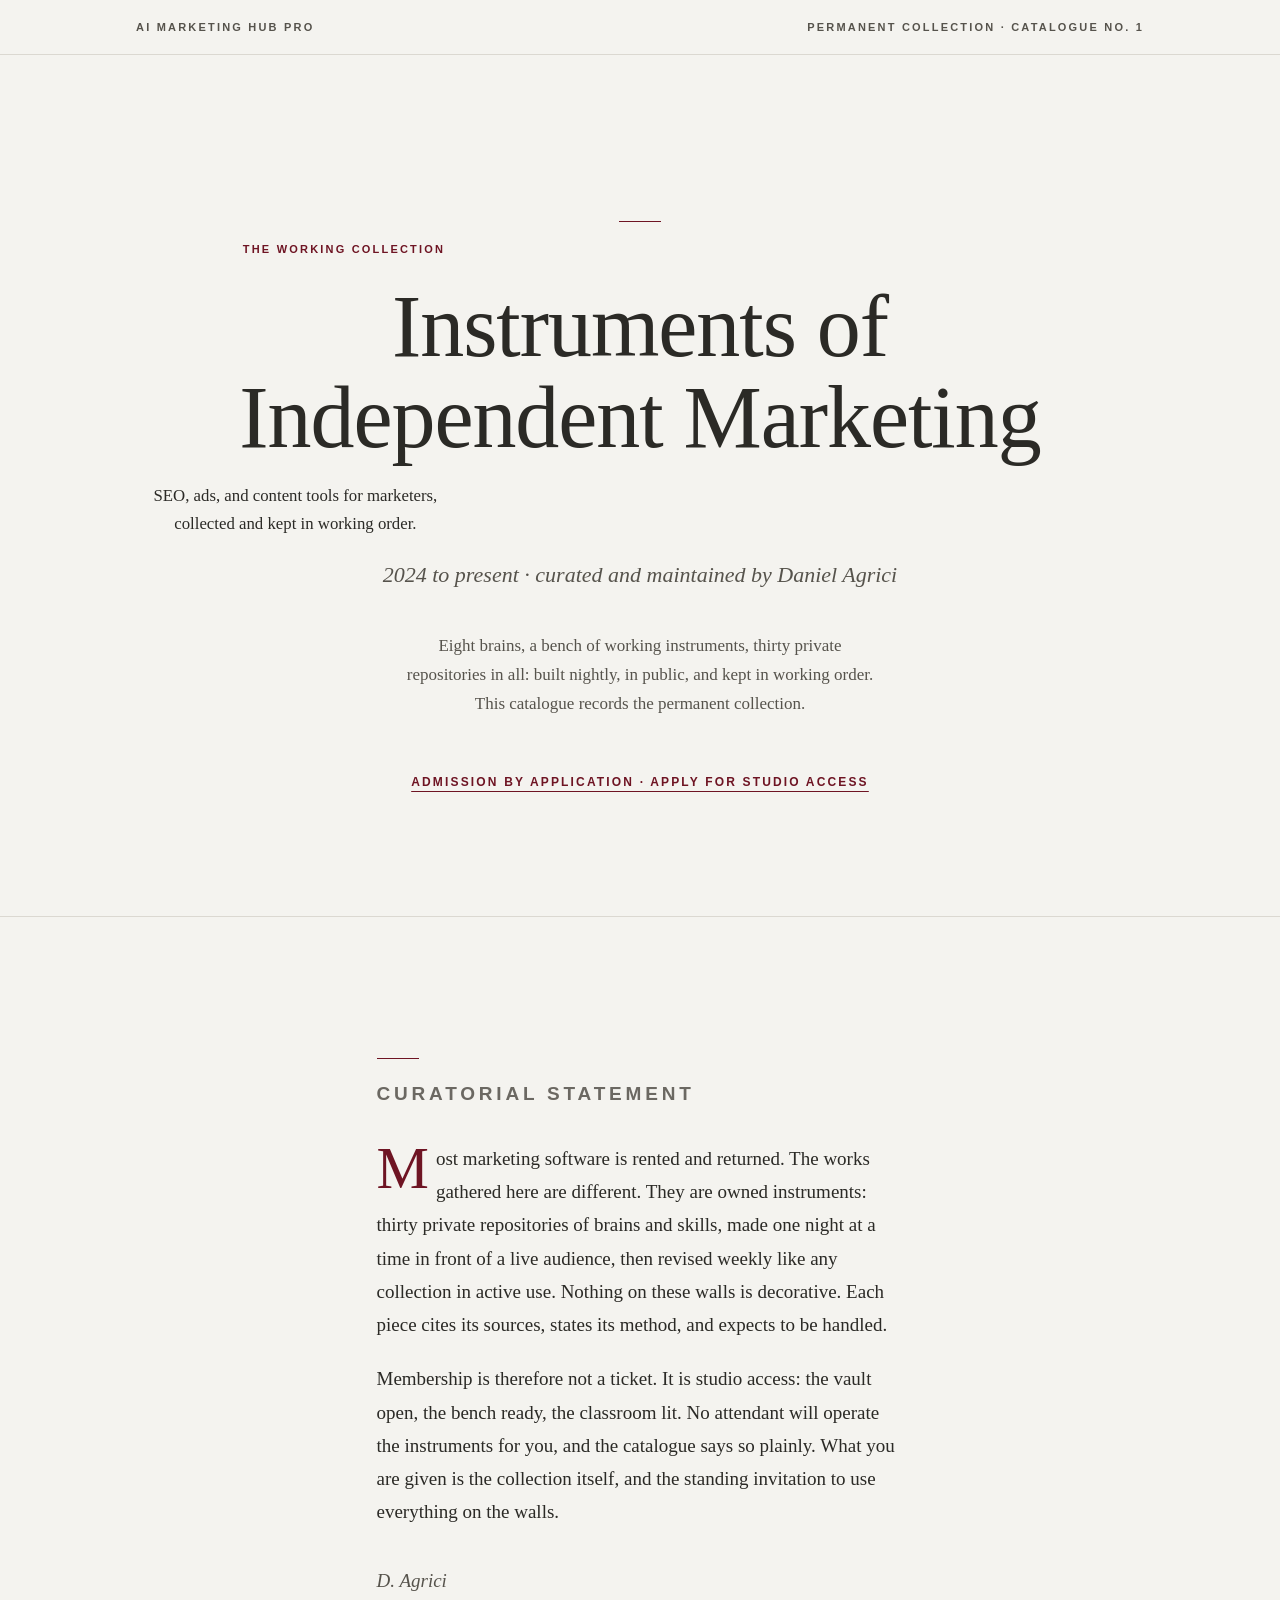
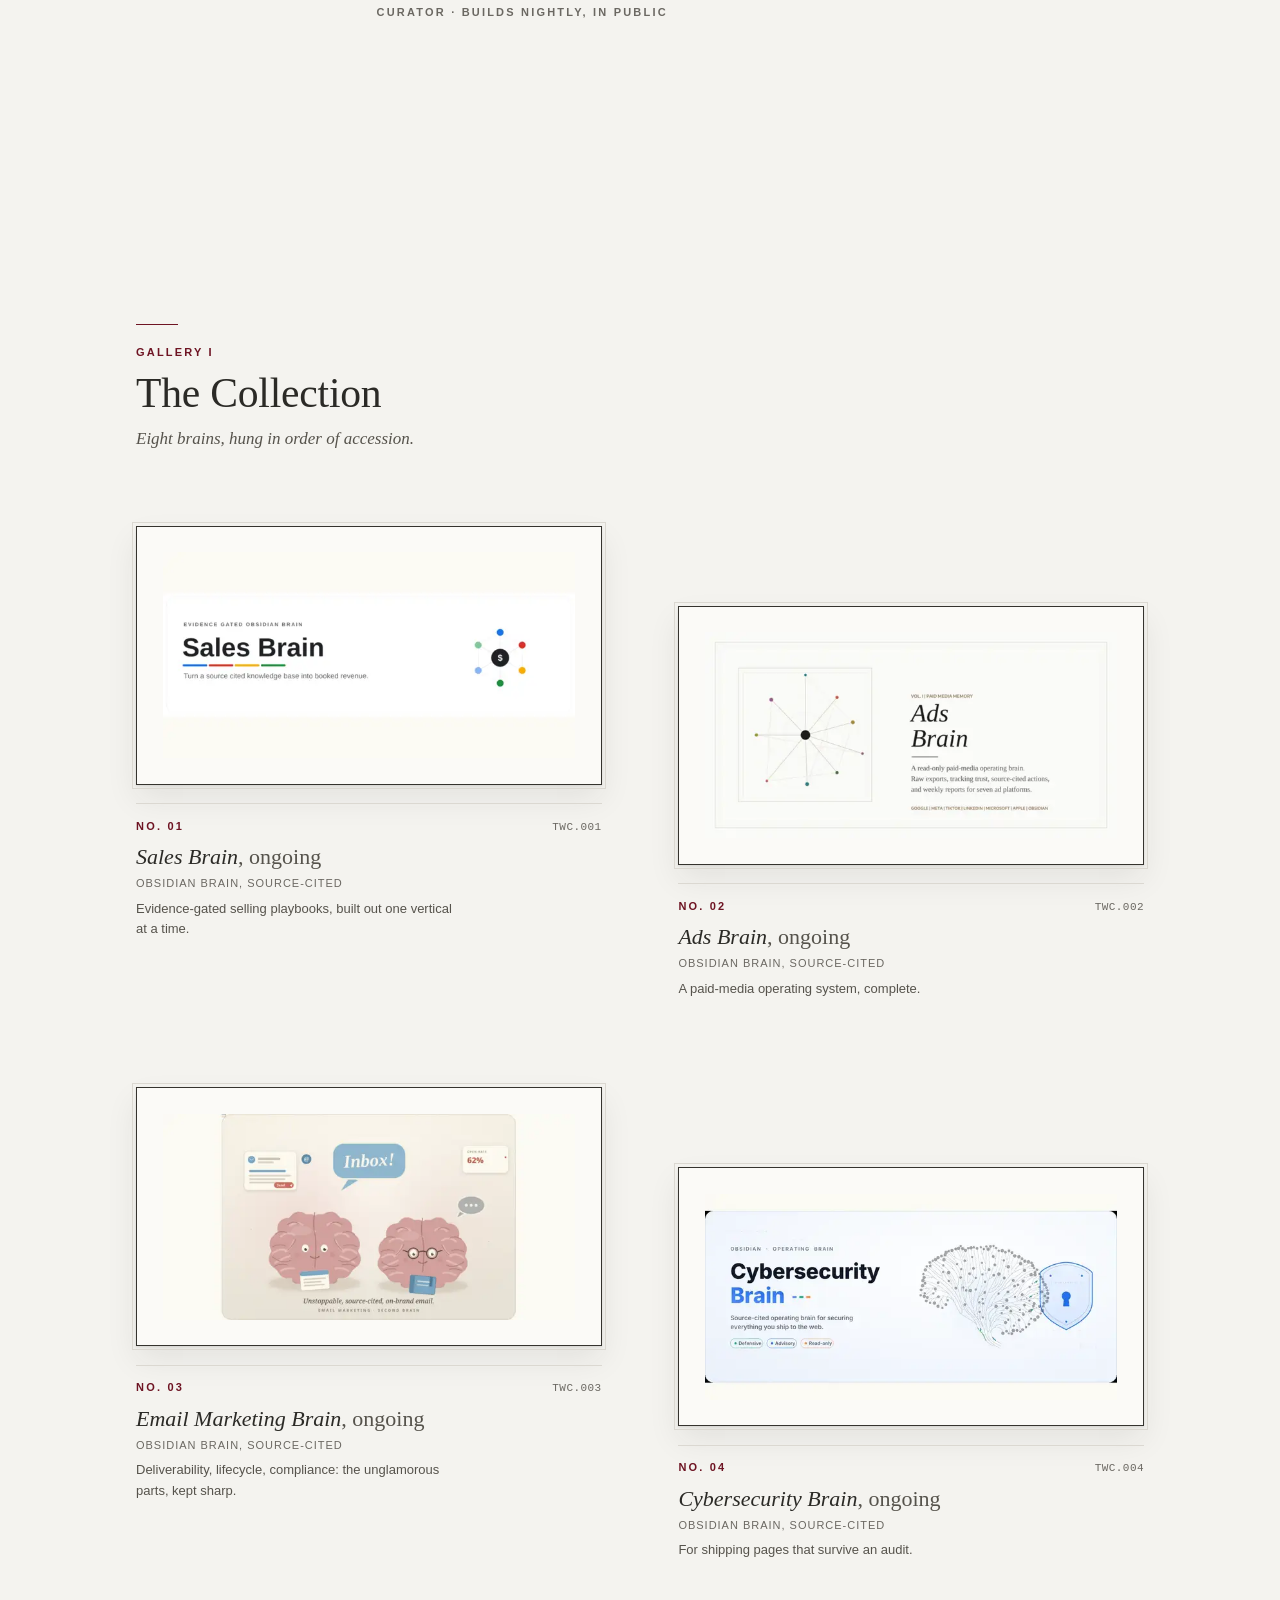
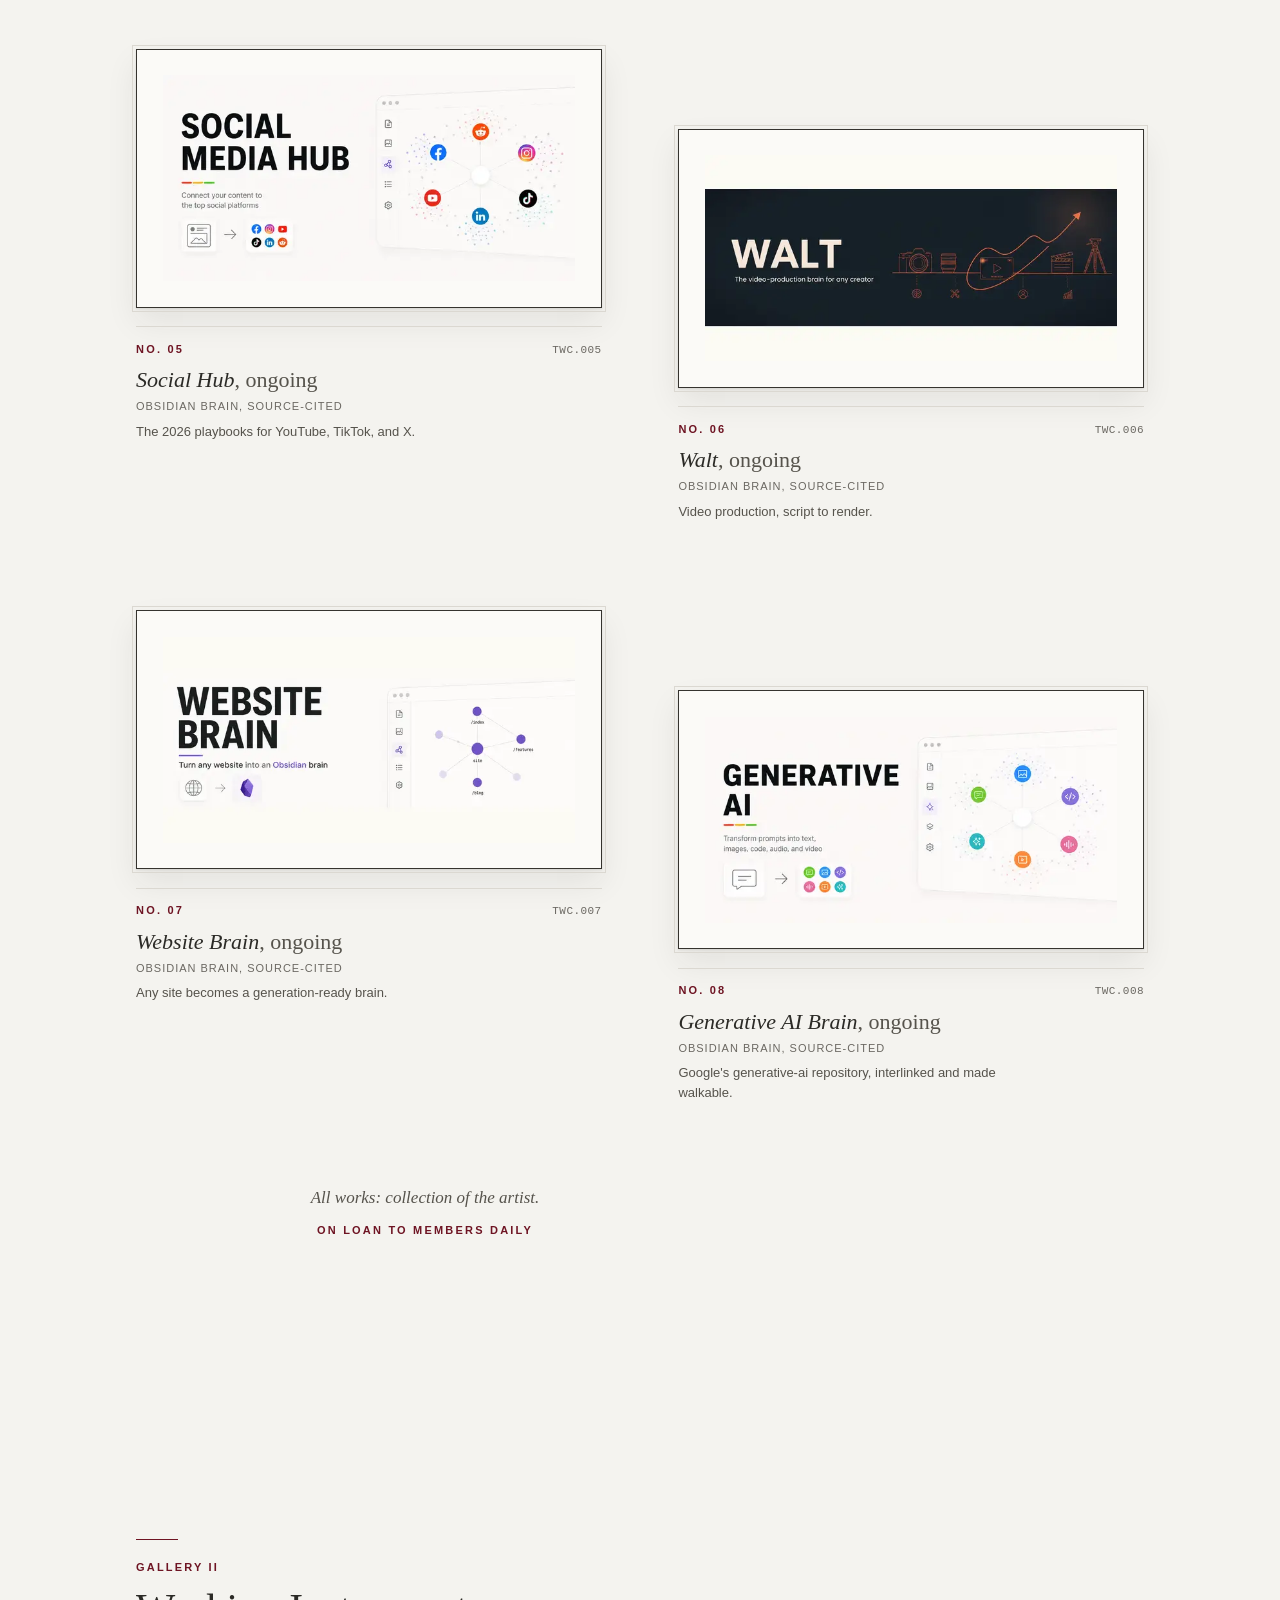
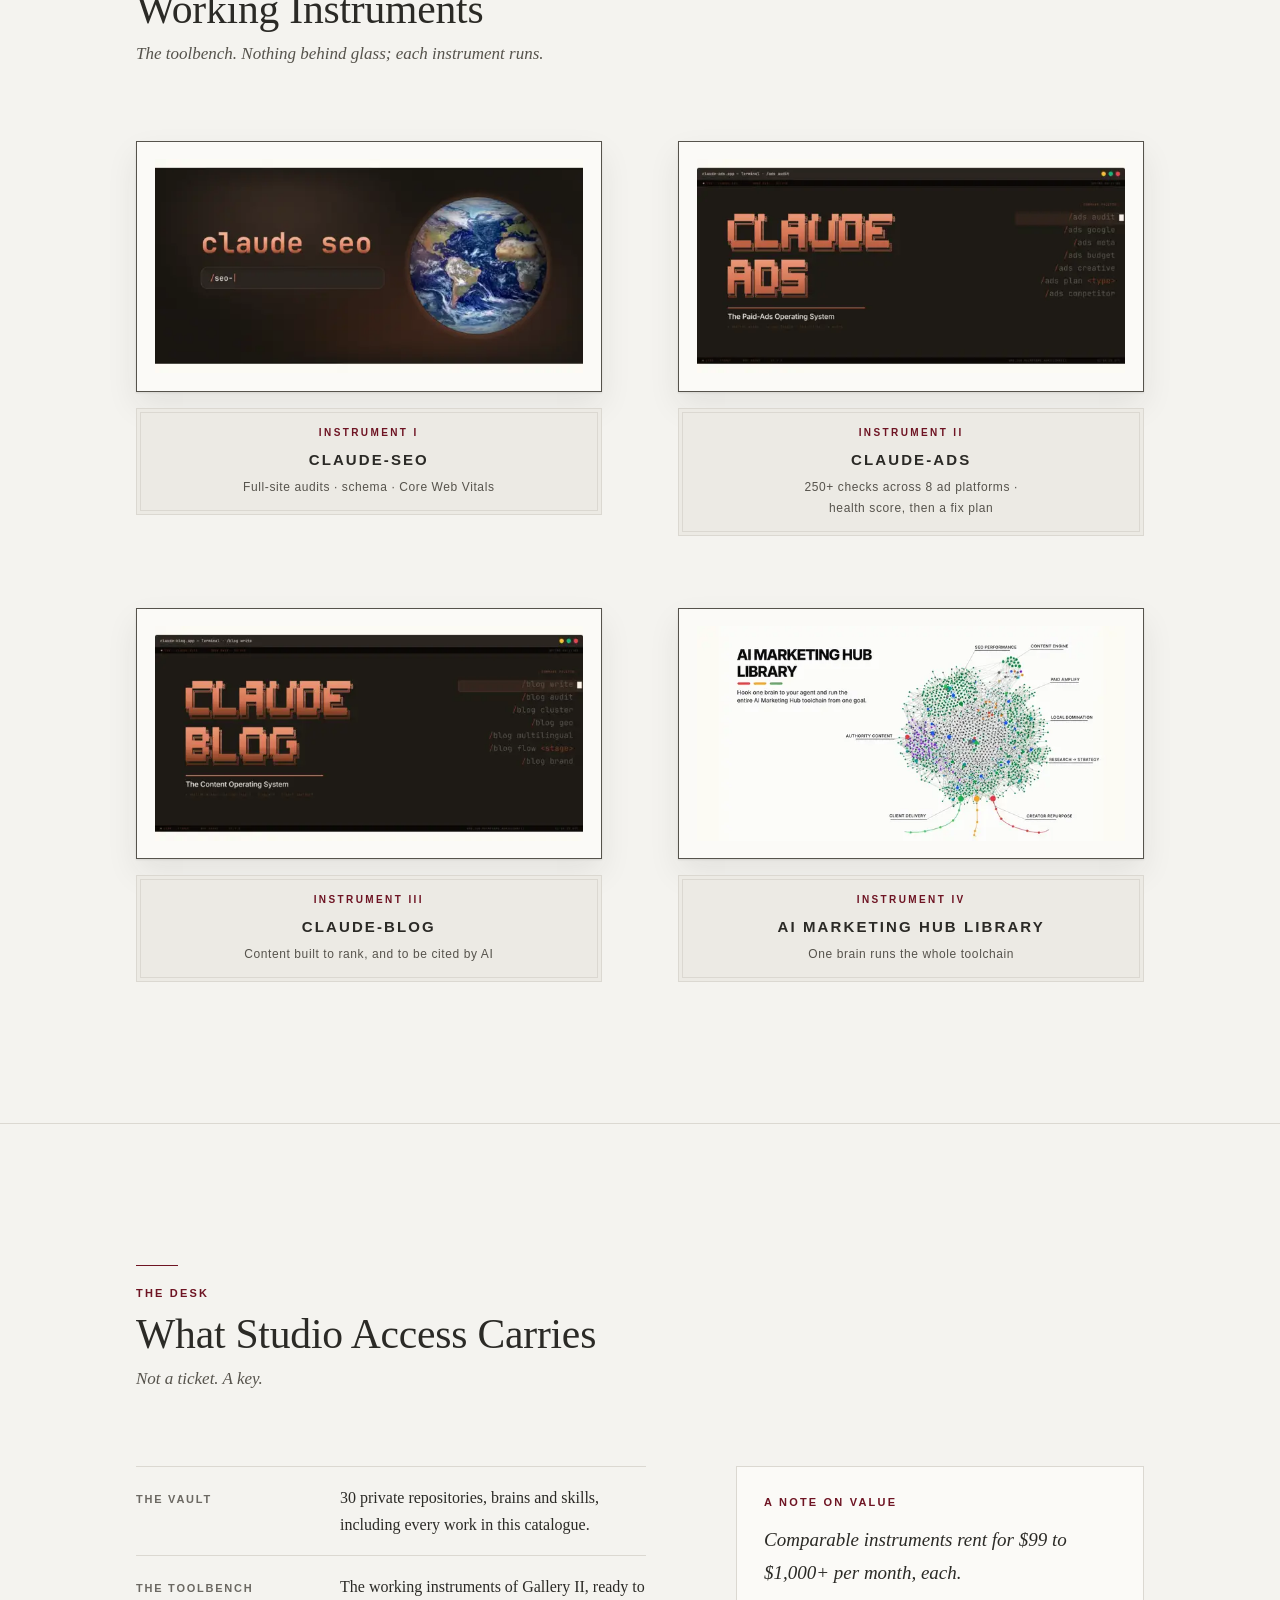
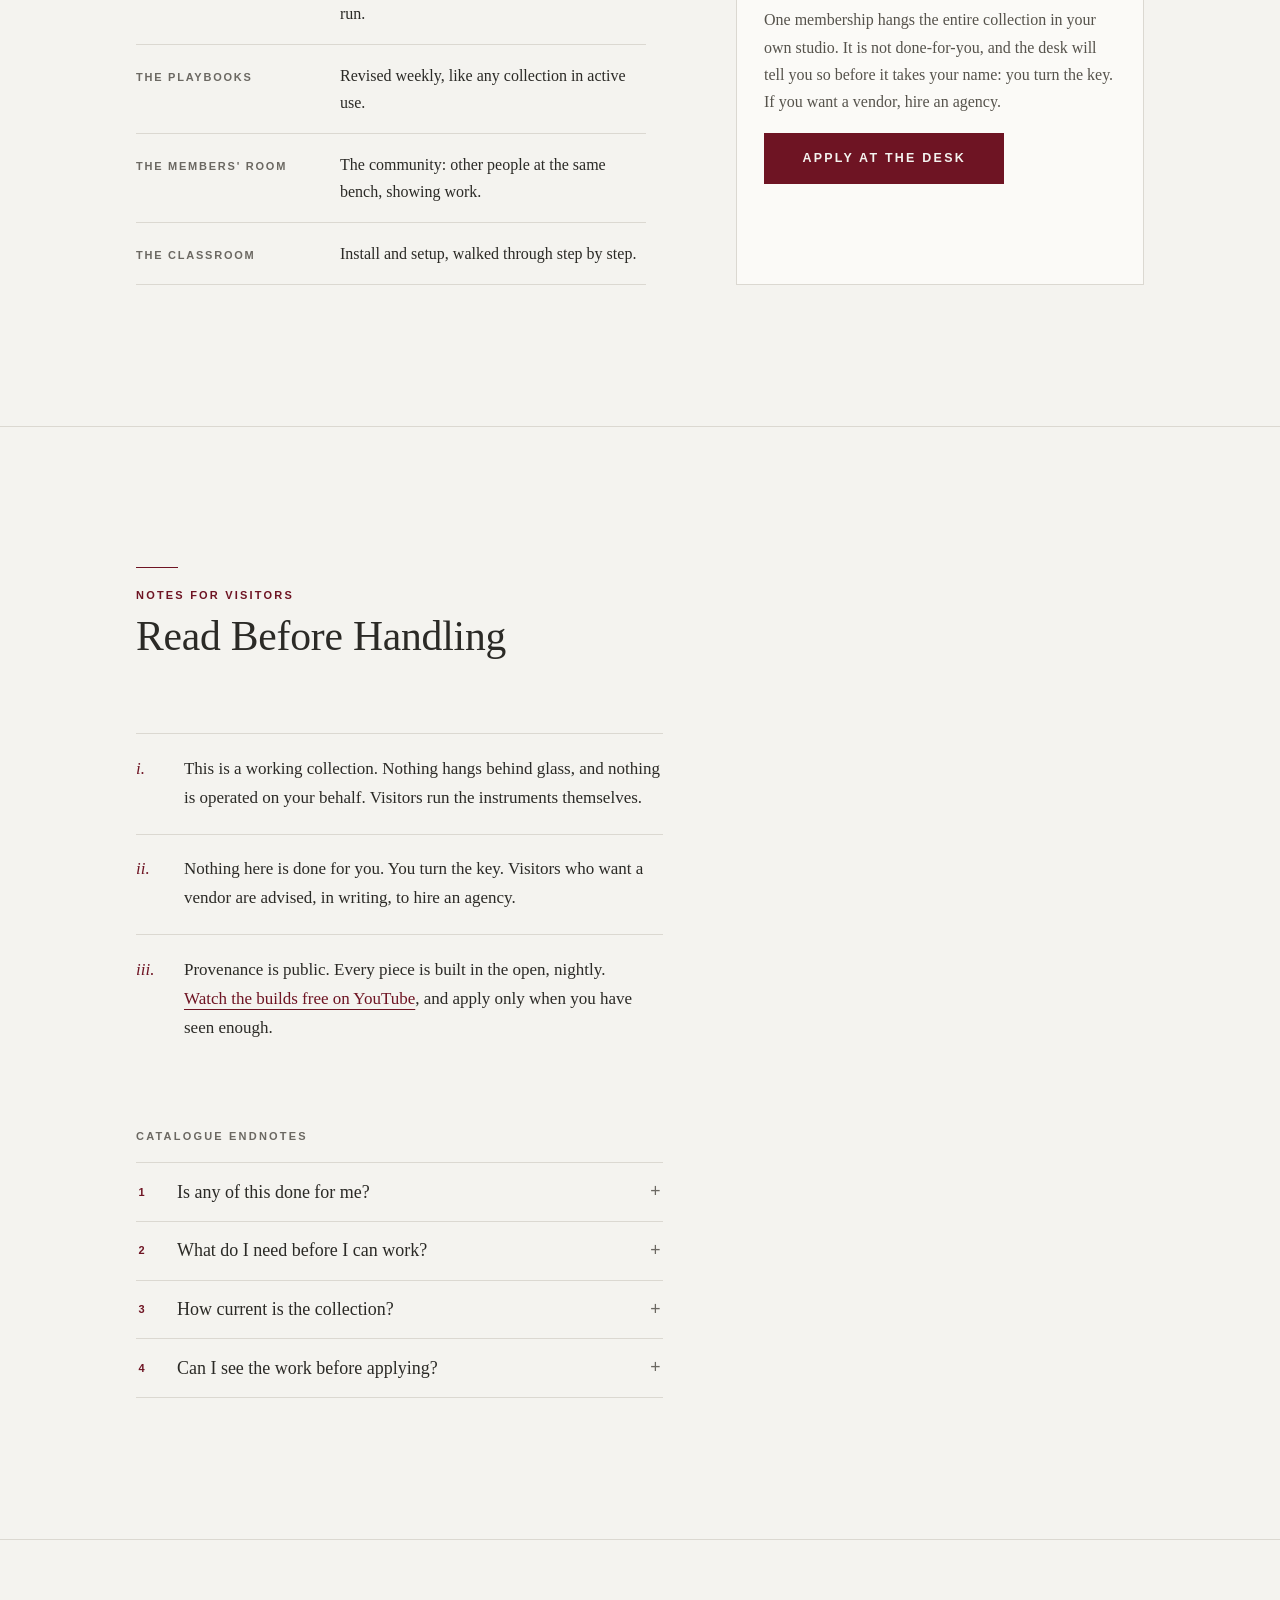
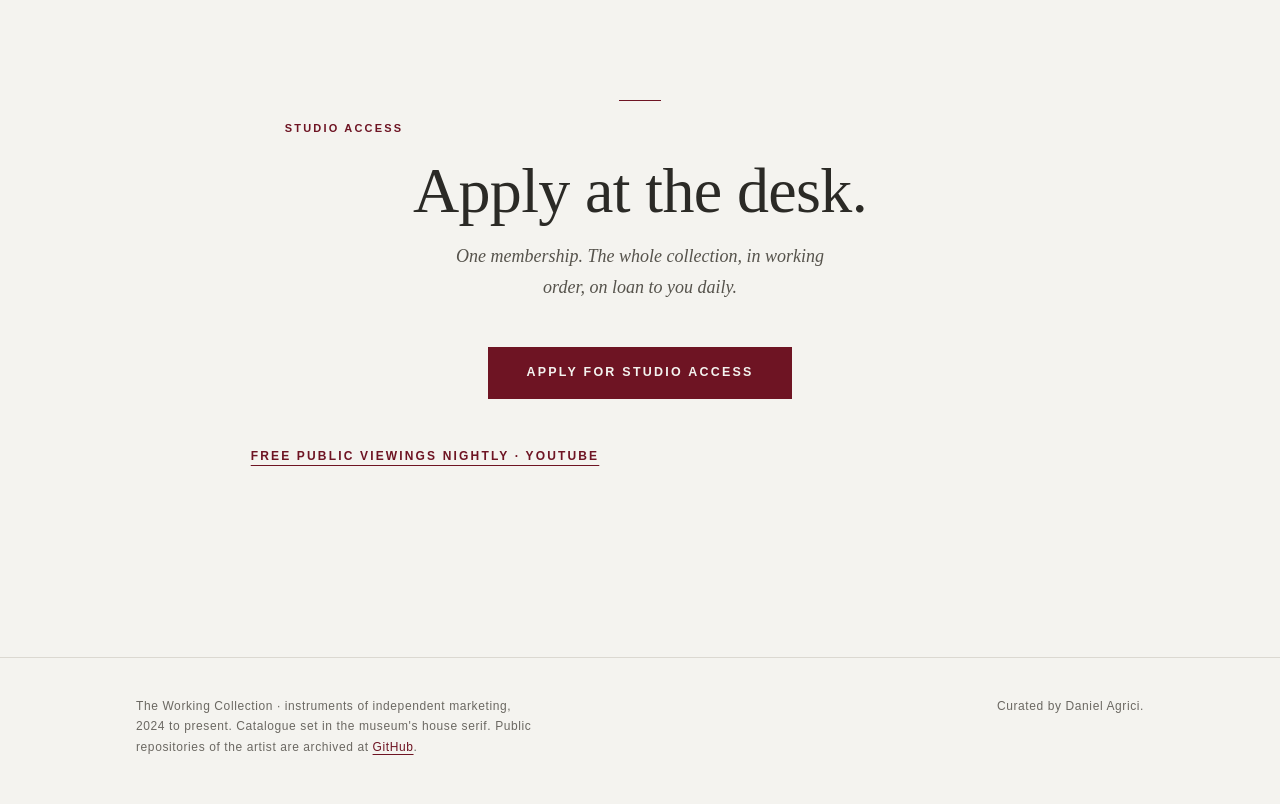
<file: examples/aimh-pro-landing-variants/e-the-working-collection.html>
<!DOCTYPE html>
<html lang="en">
<head>
<meta charset="UTF-8">
<meta name="viewport" content="width=device-width, initial-scale=1">
<title>The Working Collection · AI Marketing Hub Pro</title>
<style>
/* ------------------------------------------------------------------
   THE WORKING COLLECTION
   A museum exhibition catalogue for AI Marketing Hub Pro.
   Gallery white ground, soft graphite ink, one oxblood accent.
   ------------------------------------------------------------------ */

:root{
  --wall:      #F4F3EF;  /* gallery wall: warm gray white */
  --mat:       #FBFAF7;  /* mount board inside the frames */
  --plate:     #ECEAE4;  /* engraved lab plate */
  --ink:       #2B2A26;  /* soft graphite */
  --ink-soft:  #56534C;  /* secondary graphite, 6.9:1 on wall */
  --meta:      #6B6862;  /* label gray, 5.0:1 on wall */
  --line:      #DBD8D1;  /* hairlines */
  --frame:     #35332E;  /* frame wood */
  --ox:        #6E1423;  /* oxblood, the single accent */
  --ox-deep:   #5A101D;

  --serif: "Iowan Old Style", Georgia, "Times New Roman", serif;
  --grot:  "Helvetica Neue", Arial, sans-serif;
  --mono:  ui-monospace, Menlo, Consolas, monospace;
}
/* Night room: dark walls, spotlit frames, oxblood brightened to a legible rose. */
@media (prefers-color-scheme: dark) {
  :root {
    --wall:#171511; --mat:#241F18; --plate:#1D1912; --ink:#EDE8DF; --ink-soft:#B7B0A3;
    --meta:#948E80; --line:#37332B; --frame:#7E765D; --ox:#E4728A; --ox-deep:#C0455A;
  }
}
:root[data-theme="light"] {
  --wall:#F4F3EF; --mat:#FBFAF7; --plate:#ECEAE4; --ink:#2B2A26; --ink-soft:#56534C;
  --meta:#6B6862; --line:#DBD8D1; --frame:#35332E; --ox:#6E1423; --ox-deep:#5A101D;
}
:root[data-theme="dark"] {
  --wall:#171511; --mat:#241F18; --plate:#1D1912; --ink:#EDE8DF; --ink-soft:#B7B0A3;
  --meta:#948E80; --line:#37332B; --frame:#7E765D; --ox:#E4728A; --ox-deep:#C0455A;
}

*, *::before, *::after{ box-sizing:border-box; }

body{
  margin:0;
  background:var(--wall);
  color:var(--ink);
  font-family:var(--serif);
  font-size:1.0625rem;
  line-height:1.7;
  -webkit-font-smoothing:antialiased;
  overflow-x:hidden;
}

img{ max-width:100%; height:auto; display:block; }

p{ margin:0 0 1.1em; max-width:68ch; }

h1,h2,h3{ margin:0; font-weight:400; text-wrap:balance; }

/* ---- shared shells ------------------------------------------------ */

.hall{ max-width:1120px; margin:0 auto; padding:0 clamp(1.25rem, 5vw, 3.5rem); }
.hall > *{ min-width:0; }

.room{ padding:clamp(4.5rem, 11vw, 9rem) 0; }

/* tracked uppercase, the museum micro-label voice */
.tag{
  font-family:var(--grot);
  font-size:.6875rem;
  font-weight:600;
  letter-spacing:.2em;
  text-transform:uppercase;
  color:var(--meta);
}
.tag-ox{ color:var(--ox); }

/* the small oxblood rule that opens each room */
.room-rule{
  width:42px; height:1px;
  background:var(--ox);
  border:0; margin:0 0 1.1rem;
}
.room-rule.centered{ margin-left:auto; margin-right:auto; }

.room-head{ margin-bottom:clamp(2.5rem, 6vw, 4.5rem); }
.room-head h2{
  font-size:clamp(1.9rem, 3.6vw, 2.6rem);
  line-height:1.15;
  letter-spacing:-.005em;
  margin:.55rem 0 .4rem;
}
.room-head .hang-note{
  font-style:italic;
  color:var(--ink-soft);
  font-size:1.0625rem;
}

/* ---- masthead ------------------------------------------------------ */

.masthead{
  border-bottom:1px solid var(--line);
  padding:1.1rem 0;
}
.masthead .hall{
  display:flex; justify-content:space-between; align-items:baseline;
  gap:1rem; flex-wrap:wrap;
}
.masthead .tag{ color:var(--ink-soft); }

/* ---- opening wall text --------------------------------------------- */

.wall-text{
  text-align:center;
  padding:clamp(5rem, 13vw, 10.5rem) 0 clamp(4rem, 9vw, 7rem);
}
.wall-text h1{
  font-size:clamp(2.8rem, 7.6vw, 5.5rem);
  line-height:1.04;
  letter-spacing:-.012em;
  margin:1.4rem 0 1.1rem;
}
.wall-text .dates{
  font-style:italic;
  font-size:clamp(1.125rem, 2vw, 1.375rem);
  color:var(--ink-soft);
  margin:0 auto 2.4rem;
}
.dek{ font-size:1.05rem; color:var(--ink); margin:.6rem 0 1.1rem; max-width:38ch; }
.wall-text .intro{
  margin:0 auto 2.6rem;
  max-width:56ch;
  color:var(--ink-soft);
  font-size:1.0625rem;
}

/* ---- curatorial statement ------------------------------------------ */

.essay{ border-top:1px solid var(--line); }
.essay-body{ max-width:62ch; margin:0 auto; }
.essay-body .opener::first-letter{
  font-size:3.1em; float:left; line-height:.82;
  padding:.06em .12em 0 0; color:var(--ox);
}
.essay-body p{ font-size:1.1875rem; line-height:1.75; }
.essay-sign{
  margin-top:2.2rem;
  font-style:italic; color:var(--ink-soft);
}
.essay-sign .tag{ font-style:normal; display:block; margin-top:.35rem; }

/* ---- the hang: framed works ----------------------------------------- */

.hang{
  display:grid;
  grid-template-columns:1fr;
  gap:clamp(3.5rem, 7vw, 5.5rem) clamp(3rem, 6vw, 6rem);
}
.work{ margin:0; min-width:0; color:inherit; text-decoration:none; cursor:pointer; display:block; transition:transform .18s cubic-bezier(.2,0,0,1); }.work:hover,.instrument:hover{ transform:translateY(-3px); }.work:active,.instrument:active{ transform:translateY(-3px) scale(.98); }.work:focus-visible,.instrument:focus-visible{ outline:2px solid var(--ox); outline-offset:3px; }

.frame{
  background:var(--mat);
  border:1px solid var(--frame);
  outline:1px solid var(--line);
  outline-offset:3px;
  padding:clamp(.9rem, 2.4vw, 1.6rem);
  box-shadow:0 1px 2px rgba(43,42,38,.10), 0 14px 30px rgba(43,42,38,.08);
}
.frame img{ width:100%; }

.wall-label{
  margin-top:1.15rem;
  border-top:1px solid var(--line);
  padding-top:.85rem;
  font-family:var(--grot);
  font-size:.8125rem;
  line-height:1.55;
  color:var(--ink-soft);
}
.wall-label .label-row{
  display:flex; justify-content:space-between; align-items:baseline;
  gap:1rem; margin-bottom:.45rem;
}
.wall-label .no{
  font-family:var(--grot);
  font-size:.6875rem; font-weight:600;
  letter-spacing:.2em; text-transform:uppercase;
  color:var(--ox);
  font-variant-numeric:tabular-nums;
}
.wall-label .acc{
  font-family:var(--mono);
  font-size:.6875rem;
  color:var(--meta);
  letter-spacing:.04em;
  font-variant-numeric:tabular-nums;
}
.wall-label .work-title{
  font-family:var(--serif);
  font-size:1.375rem;
  line-height:1.25;
  color:var(--ink);
  margin:0 0 .3rem;
  font-weight:400;
}
.wall-label .work-title cite{ font-style:italic; }
.wall-label .work-title .date{ font-style:normal; color:var(--ink-soft); }
.wall-label .medium{
  text-transform:uppercase; letter-spacing:.09em;
  font-size:.6875rem; color:var(--meta);
  margin:0 0 .4rem;
}
.wall-label .about{ margin:0; max-width:44ch; }

.hang-credit{
  margin-top:clamp(3.5rem, 7vw, 5rem);
  text-align:center;
  font-style:italic;
  color:var(--ink-soft);
}
.hang-credit .tag{ display:block; font-style:normal; margin-top:.5rem; }

/* the salon stagger, desktop only */
@media (min-width:760px){
  .hang{ grid-template-columns:1fr 1fr; }
  .hang .work:nth-child(even){ margin-top:5rem; }
}

/* ---- working instruments -------------------------------------------- */

.bench{
  display:grid; grid-template-columns:1fr;
  gap:clamp(3rem, 6vw, 4.5rem) clamp(3rem, 6vw, 5rem);
}
@media (min-width:760px){ .bench{ grid-template-columns:1fr 1fr; } }

.instrument{ margin:0; min-width:0; color:inherit; text-decoration:none; cursor:pointer; display:block; }
.instrument .frame{
  border-color:var(--ink-soft);
  outline:none;
  padding:clamp(.7rem, 1.8vw, 1.1rem);
}

.lab-plate{
  margin-top:1rem;
  background:var(--plate);
  border:1px solid var(--line);
  box-shadow:inset 0 0 0 3px var(--plate), inset 0 0 0 4px var(--line);
  padding:.95rem 1.2rem 1.05rem;
  text-align:center;
  font-family:var(--grot);
}
.lab-plate .plate-no{
  font-size:.625rem; font-weight:600;
  letter-spacing:.24em; text-transform:uppercase;
  color:var(--ox);
  display:block; margin-bottom:.35rem;
  font-variant-numeric:tabular-nums;
}
.lab-plate .plate-name{
  font-size:.9375rem; font-weight:600;
  letter-spacing:.14em; text-transform:uppercase;
  color:var(--ink);
  display:block; margin-bottom:.3rem;
}
.lab-plate .plate-spec{
  font-size:.75rem; letter-spacing:.05em;
  color:var(--ink-soft);
  display:block; margin:0 auto; max-width:38ch;
  font-variant-numeric:tabular-nums;
}

/* ---- the desk: studio access ---------------------------------------- */

.desk{ border-top:1px solid var(--line); }
.desk-grid{
  display:grid; grid-template-columns:1fr; gap:2.5rem clamp(3rem, 7vw, 6rem);
}
@media (min-width:880px){ .desk-grid{ grid-template-columns:5fr 4fr; } }
.desk-grid > *{ min-width:0; }

.carry{ list-style:none; margin:0; padding:0; }
.carry li{
  border-top:1px solid var(--line);
  padding:1.05rem 0;
  display:flex; gap:1.25rem; align-items:baseline;
}
.carry li:last-child{ border-bottom:1px solid var(--line); }
.carry .what{
  flex:0 0 11.5rem;
  font-family:var(--grot);
  font-size:.6875rem; font-weight:600;
  letter-spacing:.16em; text-transform:uppercase;
  color:var(--meta);
}
.carry .how{ margin:0; font-size:1rem; color:var(--ink); }
@media (max-width:560px){
  .carry li{ flex-direction:column; gap:.3rem; }
  .carry .what{ flex-basis:auto; }
}

.desk-note{
  border:1px solid var(--line);
  background:var(--mat);
  padding:1.6rem 1.7rem 1.7rem;
}
.desk-note .tag-ox{ display:block; margin-bottom:.8rem; }
.desk-note p{ font-size:1rem; color:var(--ink-soft); }
.desk-note .figure{
  font-family:var(--serif); font-style:italic;
  color:var(--ink); font-size:1.1875rem;
  font-variant-numeric:tabular-nums;
}

/* ---- notes for visitors ---------------------------------------------- */

.visitors{ border-top:1px solid var(--line); }
.visitor-notes{ list-style:none; margin:0 0 4rem; padding:0; max-width:62ch; }
.visitor-notes li{
  display:flex; gap:1.4rem;
  border-top:1px solid var(--line);
  padding:1.3rem 0;
}
.visitor-notes .n{
  flex:0 0 auto;
  font-family:var(--serif); font-style:italic;
  color:var(--ox); font-size:1.0625rem;
  min-width:1.6rem;
}
.visitor-notes p{ margin:0; font-size:1.0625rem; }

.endnotes{ max-width:62ch; }
.endnotes .tag{ display:block; margin-bottom:1rem; }
.endnotes details{ border-top:1px solid var(--line); }
.endnotes details:last-of-type{ border-bottom:1px solid var(--line); }
.endnotes summary{
  list-style:none;
  cursor:pointer;
  display:flex; align-items:center; justify-content:space-between; gap:1rem;
  min-height:44px;
  padding:.85rem .15rem;
  font-family:var(--serif);
  font-size:1.125rem;
  color:var(--ink);
}
.endnotes summary::-webkit-details-marker{ display:none; }
.endnotes summary .q-no{
  font-family:var(--grot); font-size:.6875rem; font-weight:600;
  letter-spacing:.18em; text-transform:uppercase; color:var(--ox);
  margin-right:.9rem; font-variant-numeric:tabular-nums;
}
.endnotes summary .q-text{ flex:1; }
.endnotes summary .mark{
  font-family:var(--grot); color:var(--meta); font-size:1.1rem; line-height:1;
}
.endnotes details[open] summary .mark{ color:var(--ox); }
.endnotes summary:focus-visible{ outline:2px solid var(--ox); outline-offset:3px; }
.endnotes .answer{ padding:0 .15rem 1.3rem; color:var(--ink-soft); }
.endnotes .answer p{ margin:0 0 .8em; font-size:1rem; }
.endnotes .answer p:last-child{ margin-bottom:0; }

/* ---- final wall ------------------------------------------------------- */

.final{
  border-top:1px solid var(--line);
  text-align:center;
  padding:clamp(5.5rem, 13vw, 10rem) 0;
}
.final h2{
  font-size:clamp(2.4rem, 5.5vw, 4rem);
  line-height:1.1; letter-spacing:-.01em;
  margin:1.2rem 0 .9rem;
}
.final .sub{
  font-style:italic; color:var(--ink-soft);
  margin:0 auto 2.8rem; max-width:44ch;
  font-size:1.125rem;
}
.final .viewings{ margin-top:2.2rem; }

/* ---- links and buttons ------------------------------------------------ */

a{ color:var(--ink); }

.btn{
  display:inline-flex; align-items:center; justify-content:center;
  min-height:48px;
  padding:.95rem 2.4rem;
  background:var(--ox);
  color:var(--wall);
  text-decoration:none;
  font-family:var(--grot);
  font-size:.78rem; font-weight:600;
  letter-spacing:.18em; text-transform:uppercase;
  border-radius:0;
  transition:transform .16s cubic-bezier(.2,0,0,1);
}
.btn:hover{ background:var(--ox-deep); }
.btn:active{ transform:scale(.96); }
.btn:focus-visible{ outline:2px solid var(--ox); outline-offset:3px; }

.quiet-link{
  display:inline-flex; align-items:center;
  min-height:44px;
  padding:.4rem .35rem;
  font-family:var(--grot);
  font-size:.75rem; font-weight:600;
  letter-spacing:.18em; text-transform:uppercase;
  color:var(--ox);
  text-decoration:underline;
  text-underline-offset:.45em;
  text-decoration-thickness:1px;
  transition:transform .16s cubic-bezier(.2,0,0,1);
}
.quiet-link:hover{ color:var(--ox-deep); }
.quiet-link:active{ transform:scale(.96); }
.quiet-link:focus-visible{ outline:2px solid var(--ox); outline-offset:3px; }

/* inline text link with an expanded hit area that keeps the line height */
.text-link{
  display:inline-block;
  padding:.75rem .2rem;
  margin:-.75rem -.2rem;
  color:var(--ox);
  text-decoration:underline;
  text-underline-offset:.28em;
  text-decoration-thickness:1px;
  transition:transform .16s cubic-bezier(.2,0,0,1);
}
.text-link:hover{ color:var(--ox-deep); }
.text-link:active{ transform:scale(.96); }
.text-link:focus-visible{ outline:2px solid var(--ox); outline-offset:2px; }

/* ---- colophon ----------------------------------------------------------- */

.colophon{
  border-top:1px solid var(--line);
  padding:2.4rem 0 3.2rem;
}
.colophon .hall{
  display:flex; flex-wrap:wrap; gap:1rem 2.5rem;
  justify-content:space-between; align-items:baseline;
}
.colophon p{
  margin:0;
  font-family:var(--grot);
  font-size:.75rem; letter-spacing:.05em;
  color:var(--meta);
  max-width:60ch;
}

/* ---- motion: slow reveals only ------------------------------------------ */

.reveal{
  opacity:0;
  transform:translateY(12px);
  transition:opacity .85s cubic-bezier(.2,0,0,1), transform .85s cubic-bezier(.2,0,0,1);
}
.reveal.in{ opacity:1; transform:none; }

@media (prefers-reduced-motion: reduce){
  *, *::before, *::after{
    animation:none !important;
    transition:none !important;
  }
  .reveal{ opacity:1; transform:none; }
}
</style>

<header class="masthead">
  <div class="hall">
    <span class="tag">AI Marketing Hub Pro</span>
    <span class="tag">Permanent Collection · Catalogue No. 1</span>
  </div>
</header>

<main>

  <!-- OPENING WALL TEXT -->
  <section class="wall-text">
    <div class="hall">
      <hr class="room-rule centered">
      <p class="tag tag-ox" style="margin:0">The Working Collection</p>
      <h1>Instruments of<br>Independent Marketing</h1>
      <p class="dek">SEO, ads, and content tools for marketers, collected and kept in working order.</p>
      <p class="dates">2024 to present · curated and maintained by Daniel Agrici</p>
      <p class="intro">Eight brains, a bench of working instruments, thirty private
        repositories in all: built nightly, in public, and kept in working order.
        This catalogue records the permanent collection.</p>
      <a class="quiet-link" href="https://www.skool.com/ai-marketing-hub-pro?utm_source=google&utm_medium=cpc&utm_campaign=aimh_pro_landing&utm_content=working_collection">Admission by application · apply for studio access</a>
    </div>
  </section>

  <!-- CURATORIAL STATEMENT -->
  <section class="room essay">
    <div class="hall">
      <div class="essay-body reveal">
        <hr class="room-rule">
        <p class="tag" style="margin-bottom:2rem">Curatorial statement</p>
        <p class="opener">Most marketing software is rented and returned. The works
          gathered here are different. They are owned instruments: thirty private
          repositories of brains and skills, made one night at a time in front of a
          live audience, then revised weekly like any collection in active use.
          Nothing on these walls is decorative. Each piece cites its sources, states
          its method, and expects to be handled.</p>
        <p>Membership is therefore not a ticket. It is studio access: the vault open,
          the bench ready, the classroom lit. No attendant will operate the
          instruments for you, and the catalogue says so plainly. What you are given
          is the collection itself, and the standing invitation to use everything
          on the walls.</p>
        <p class="essay-sign">D. Agrici
          <span class="tag">Curator · builds nightly, in public</span>
        </p>
      </div>
    </div>
  </section>

  <!-- GALLERY I : THE COLLECTION -->
  <section class="room">
    <div class="hall">
      <header class="room-head reveal">
        <hr class="room-rule">
        <p class="tag tag-ox" style="margin:0">Gallery I</p>
        <h2>The Collection</h2>
        <p class="hang-note">Eight brains, hung in order of accession.</p>
      </header>

      <div class="hang">

        <a class="work reveal" href="https://www.skool.com/ai-marketing-hub-pro?utm_source=google&utm_medium=cpc&utm_campaign=aimh_pro_landing&utm_content=working_collection" aria-label="Work, opens AI Marketing Hub Pro on Skool">
          <div class="frame">
            <img src="[data-uri]" alt="Sales Brain, cover artwork" width="640" height="320" loading="lazy">
          </div>
          <figcaption class="wall-label">
            <div class="label-row"><span class="no">No. 01</span><span class="acc">TWC.001</span></div>
            <p class="work-title"><cite>Sales Brain</cite><span class="date">, ongoing</span></p>
            <p class="medium">Obsidian brain, source-cited</p>
            <p class="about">Evidence-gated selling playbooks, built out one vertical at a time.</p>
          </figcaption></a>

        <a class="work reveal" href="https://www.skool.com/ai-marketing-hub-pro?utm_source=google&utm_medium=cpc&utm_campaign=aimh_pro_landing&utm_content=working_collection" aria-label="Work, opens AI Marketing Hub Pro on Skool">
          <div class="frame">
            <img src="[data-uri]" alt="Ads Brain, cover artwork" width="640" height="320" loading="lazy">
          </div>
          <figcaption class="wall-label">
            <div class="label-row"><span class="no">No. 02</span><span class="acc">TWC.002</span></div>
            <p class="work-title"><cite>Ads Brain</cite><span class="date">, ongoing</span></p>
            <p class="medium">Obsidian brain, source-cited</p>
            <p class="about">A paid-media operating system, complete.</p>
          </figcaption></a>

        <a class="work reveal" href="https://www.skool.com/ai-marketing-hub-pro?utm_source=google&utm_medium=cpc&utm_campaign=aimh_pro_landing&utm_content=working_collection" aria-label="Work, opens AI Marketing Hub Pro on Skool">
          <div class="frame">
            <img src="[data-uri]" alt="Email Marketing Brain, cover artwork" width="640" height="320" loading="lazy">
          </div>
          <figcaption class="wall-label">
            <div class="label-row"><span class="no">No. 03</span><span class="acc">TWC.003</span></div>
            <p class="work-title"><cite>Email Marketing Brain</cite><span class="date">, ongoing</span></p>
            <p class="medium">Obsidian brain, source-cited</p>
            <p class="about">Deliverability, lifecycle, compliance: the unglamorous parts, kept sharp.</p>
          </figcaption></a>

        <a class="work reveal" href="https://www.skool.com/ai-marketing-hub-pro?utm_source=google&utm_medium=cpc&utm_campaign=aimh_pro_landing&utm_content=working_collection" aria-label="Work, opens AI Marketing Hub Pro on Skool">
          <div class="frame">
            <img src="[data-uri]" alt="Cybersecurity Brain, cover artwork" width="640" height="320" loading="lazy">
          </div>
          <figcaption class="wall-label">
            <div class="label-row"><span class="no">No. 04</span><span class="acc">TWC.004</span></div>
            <p class="work-title"><cite>Cybersecurity Brain</cite><span class="date">, ongoing</span></p>
            <p class="medium">Obsidian brain, source-cited</p>
            <p class="about">For shipping pages that survive an audit.</p>
          </figcaption></a>

        <a class="work reveal" href="https://www.skool.com/ai-marketing-hub-pro?utm_source=google&utm_medium=cpc&utm_campaign=aimh_pro_landing&utm_content=working_collection" aria-label="Work, opens AI Marketing Hub Pro on Skool">
          <div class="frame">
            <img src="[data-uri]" alt="Social Hub, cover artwork" width="640" height="320" loading="lazy">
          </div>
          <figcaption class="wall-label">
            <div class="label-row"><span class="no">No. 05</span><span class="acc">TWC.005</span></div>
            <p class="work-title"><cite>Social Hub</cite><span class="date">, ongoing</span></p>
            <p class="medium">Obsidian brain, source-cited</p>
            <p class="about">The 2026 playbooks for YouTube, TikTok, and X.</p>
          </figcaption></a>

        <a class="work reveal" href="https://www.skool.com/ai-marketing-hub-pro?utm_source=google&utm_medium=cpc&utm_campaign=aimh_pro_landing&utm_content=working_collection" aria-label="Work, opens AI Marketing Hub Pro on Skool">
          <div class="frame">
            <img src="[data-uri]" alt="Walt, cover artwork" width="640" height="320" loading="lazy">
          </div>
          <figcaption class="wall-label">
            <div class="label-row"><span class="no">No. 06</span><span class="acc">TWC.006</span></div>
            <p class="work-title"><cite>Walt</cite><span class="date">, ongoing</span></p>
            <p class="medium">Obsidian brain, source-cited</p>
            <p class="about">Video production, script to render.</p>
          </figcaption></a>

        <a class="work reveal" href="https://www.skool.com/ai-marketing-hub-pro?utm_source=google&utm_medium=cpc&utm_campaign=aimh_pro_landing&utm_content=working_collection" aria-label="Work, opens AI Marketing Hub Pro on Skool">
          <div class="frame">
            <img src="[data-uri]" alt="Website Brain, cover artwork" width="640" height="320" loading="lazy">
          </div>
          <figcaption class="wall-label">
            <div class="label-row"><span class="no">No. 07</span><span class="acc">TWC.007</span></div>
            <p class="work-title"><cite>Website Brain</cite><span class="date">, ongoing</span></p>
            <p class="medium">Obsidian brain, source-cited</p>
            <p class="about">Any site becomes a generation-ready brain.</p>
          </figcaption></a>

        <a class="work reveal" href="https://www.skool.com/ai-marketing-hub-pro?utm_source=google&utm_medium=cpc&utm_campaign=aimh_pro_landing&utm_content=working_collection" aria-label="Work, opens AI Marketing Hub Pro on Skool">
          <div class="frame">
            <img src="[data-uri]" alt="Generative AI Brain, cover artwork" width="640" height="320" loading="lazy">
          </div>
          <figcaption class="wall-label">
            <div class="label-row"><span class="no">No. 08</span><span class="acc">TWC.008</span></div>
            <p class="work-title"><cite>Generative AI Brain</cite><span class="date">, ongoing</span></p>
            <p class="medium">Obsidian brain, source-cited</p>
            <p class="about">Google's generative-ai repository, interlinked and made walkable.</p>
          </figcaption></a>

      </div>

      <p class="hang-credit reveal">All works: collection of the artist.
        <span class="tag tag-ox">On loan to members daily</span>
      </p>
    </div>
  </section>

  <!-- GALLERY II : WORKING INSTRUMENTS -->
  <section class="room">
    <div class="hall">
      <header class="room-head reveal">
        <hr class="room-rule">
        <p class="tag tag-ox" style="margin:0">Gallery II</p>
        <h2>Working Instruments</h2>
        <p class="hang-note">The toolbench. Nothing behind glass; each instrument runs.</p>
      </header>

      <div class="bench">

        <a class="instrument reveal" href="https://www.skool.com/ai-marketing-hub-pro?utm_source=google&utm_medium=cpc&utm_campaign=aimh_pro_landing&utm_content=working_collection" aria-label="Instrument, opens AI Marketing Hub Pro on Skool">
          <div class="frame">
            <img src="[data-uri]" alt="claude-seo, instrument cover" width="640" height="320" loading="lazy">
          </div>
          <figcaption class="lab-plate">
            <span class="plate-no">Instrument I</span>
            <span class="plate-name">claude-seo</span>
            <span class="plate-spec">Full-site audits · schema · Core Web Vitals</span>
          </figcaption></a>

        <a class="instrument reveal" href="https://www.skool.com/ai-marketing-hub-pro?utm_source=google&utm_medium=cpc&utm_campaign=aimh_pro_landing&utm_content=working_collection" aria-label="Instrument, opens AI Marketing Hub Pro on Skool">
          <div class="frame">
            <img src="[data-uri]" alt="claude-ads, instrument cover" width="640" height="320" loading="lazy">
          </div>
          <figcaption class="lab-plate">
            <span class="plate-no">Instrument II</span>
            <span class="plate-name">claude-ads</span>
            <span class="plate-spec">250+ checks across 8 ad platforms · health score, then a fix plan</span>
          </figcaption></a>

        <a class="instrument reveal" href="https://www.skool.com/ai-marketing-hub-pro?utm_source=google&utm_medium=cpc&utm_campaign=aimh_pro_landing&utm_content=working_collection" aria-label="Instrument, opens AI Marketing Hub Pro on Skool">
          <div class="frame">
            <img src="[data-uri]" alt="claude-blog, instrument cover" width="640" height="320" loading="lazy">
          </div>
          <figcaption class="lab-plate">
            <span class="plate-no">Instrument III</span>
            <span class="plate-name">claude-blog</span>
            <span class="plate-spec">Content built to rank, and to be cited by AI</span>
          </figcaption></a>

        <a class="instrument reveal" href="https://www.skool.com/ai-marketing-hub-pro?utm_source=google&utm_medium=cpc&utm_campaign=aimh_pro_landing&utm_content=working_collection" aria-label="Instrument, opens AI Marketing Hub Pro on Skool">
          <div class="frame">
            <img src="[data-uri]" alt="AI Marketing Hub Library, instrument cover" width="640" height="320" loading="lazy">
          </div>
          <figcaption class="lab-plate">
            <span class="plate-no">Instrument IV</span>
            <span class="plate-name">AI Marketing Hub Library</span>
            <span class="plate-spec">One brain runs the whole toolchain</span>
          </figcaption></a>

      </div>
    </div>
  </section>

  <!-- THE DESK : STUDIO ACCESS -->
  <section class="room desk">
    <div class="hall">
      <header class="room-head reveal">
        <hr class="room-rule">
        <p class="tag tag-ox" style="margin:0">The Desk</p>
        <h2>What Studio Access Carries</h2>
        <p class="hang-note">Not a ticket. A key.</p>
      </header>

      <div class="desk-grid">
        <ul class="carry reveal">
          <li><span class="what">The vault</span>
            <p class="how">30 private repositories, brains and skills, including every work in this catalogue.</p></li>
          <li><span class="what">The toolbench</span>
            <p class="how">The working instruments of Gallery II, ready to run.</p></li>
          <li><span class="what">The playbooks</span>
            <p class="how">Revised weekly, like any collection in active use.</p></li>
          <li><span class="what">The members' room</span>
            <p class="how">The community: other people at the same bench, showing work.</p></li>
          <li><span class="what">The classroom</span>
            <p class="how">Install and setup, walked through step by step.</p></li>
        </ul>

        <aside class="desk-note reveal">
          <span class="tag tag-ox">A note on value</span>
          <p><span class="figure">Comparable instruments rent for $99 to $1,000+ per month, each.</span></p>
          <p>One membership hangs the entire collection in your own studio. It is not
            done-for-you, and the desk will tell you so before it takes your name:
            you turn the key. If you want a vendor, hire an agency.</p>
          <a class="btn" href="https://www.skool.com/ai-marketing-hub-pro?utm_source=google&utm_medium=cpc&utm_campaign=aimh_pro_landing&utm_content=working_collection">Apply at the desk</a>
        </aside>
      </div>
    </div>
  </section>

  <!-- NOTES FOR VISITORS -->
  <section class="room visitors">
    <div class="hall">
      <header class="room-head reveal">
        <hr class="room-rule">
        <p class="tag tag-ox" style="margin:0">Notes for Visitors</p>
        <h2>Read Before Handling</h2>
      </header>

      <ol class="visitor-notes reveal">
        <li><span class="n">i.</span>
          <p>This is a working collection. Nothing hangs behind glass, and nothing is
            operated on your behalf. Visitors run the instruments themselves.</p></li>
        <li><span class="n">ii.</span>
          <p>Nothing here is done for you. You turn the key. Visitors who want a
            vendor are advised, in writing, to hire an agency.</p></li>
        <li><span class="n">iii.</span>
          <p>Provenance is public. Every piece is built in the open, nightly.
            <a class="text-link" href="https://www.youtube.com/@AgriciDaniel">Watch the builds free on YouTube</a>,
            and apply only when you have seen enough.</p></li>
      </ol>

      <div class="endnotes reveal">
        <span class="tag">Catalogue endnotes</span>

        <details>
          <summary><span class="q-no">1</span><span class="q-text">Is any of this done for me?</span><span class="mark" aria-hidden="true">+</span></summary>
          <div class="answer">
            <p>No. The collection is hands-on: you run the audits, you ship the pages,
              you send the emails. The desk repeats this before admission because it
              is the honest term of entry. If you want a vendor, hire an agency.</p>
          </div>
        </details>

        <details>
          <summary><span class="q-no">2</span><span class="q-text">What do I need before I can work?</span><span class="mark" aria-hidden="true">+</span></summary>
          <div class="answer">
            <p>A computer and an evening. The brains are Obsidian vaults; the
              instruments are Claude skills. The install classroom walks the whole
              setup step by step, and assumes no prior tooling.</p>
          </div>
        </details>

        <details>
          <summary><span class="q-no">3</span><span class="q-text">How current is the collection?</span><span class="mark" aria-hidden="true">+</span></summary>
          <div class="answer">
            <p>Playbooks are revised weekly. The building itself happens nightly, in
              public, so the collection is maintained in front of witnesses.</p>
          </div>
        </details>

        <details>
          <summary><span class="q-no">4</span><span class="q-text">Can I see the work before applying?</span><span class="mark" aria-hidden="true">+</span></summary>
          <div class="answer">
            <p>Yes, and you should. Free public viewings run nightly on YouTube. The
              intended order is: watch first, join when you have seen enough.</p>
          </div>
        </details>
      </div>
    </div>
  </section>

  <!-- FINAL WALL -->
  <section class="final">
    <div class="hall reveal">
      <hr class="room-rule centered">
      <p class="tag tag-ox" style="margin:0">Studio Access</p>
      <h2>Apply at the desk.</h2>
      <p class="sub">One membership. The whole collection, in working order,
        on loan to you daily.</p>
      <a class="btn" href="https://www.skool.com/ai-marketing-hub-pro?utm_source=google&utm_medium=cpc&utm_campaign=aimh_pro_landing&utm_content=working_collection">Apply for studio access</a>
      <p class="viewings">
        <a class="quiet-link" href="https://www.youtube.com/@AgriciDaniel">Free public viewings nightly · YouTube</a>
      </p>
    </div>
  </section>

</main>

<footer class="colophon">
  <div class="hall">
    <p>The Working Collection · instruments of independent marketing, 2024 to present.
      Catalogue set in the museum's house serif. Public repositories of the artist
      are archived at
      <a class="text-link" href="https://github.com/AgriciDaniel">GitHub</a>.</p>
    <p>Curated by Daniel Agrici.</p>
  </div>
</footer>

<noscript><style>.reveal{opacity:1;transform:none}</style></noscript>

<script>
(function(){
  var els = document.querySelectorAll('.reveal');
  var reduced = window.matchMedia('(prefers-reduced-motion: reduce)').matches;
  if (reduced || !('IntersectionObserver' in window)) {
    for (var i = 0; i < els.length; i++) els[i].classList.add('in');
    return;
  }
  var io = new IntersectionObserver(function(entries){
    entries.forEach(function(entry){
      if (entry.isIntersecting) {
        entry.target.classList.add('in');
        io.unobserve(entry.target);
      }
    });
  }, { threshold: 0.12, rootMargin: '0px 0px -8% 0px' });
  for (var j = 0; j < els.length; j++) io.observe(els[j]);
})();
</script>

</body>
</html>
</file>
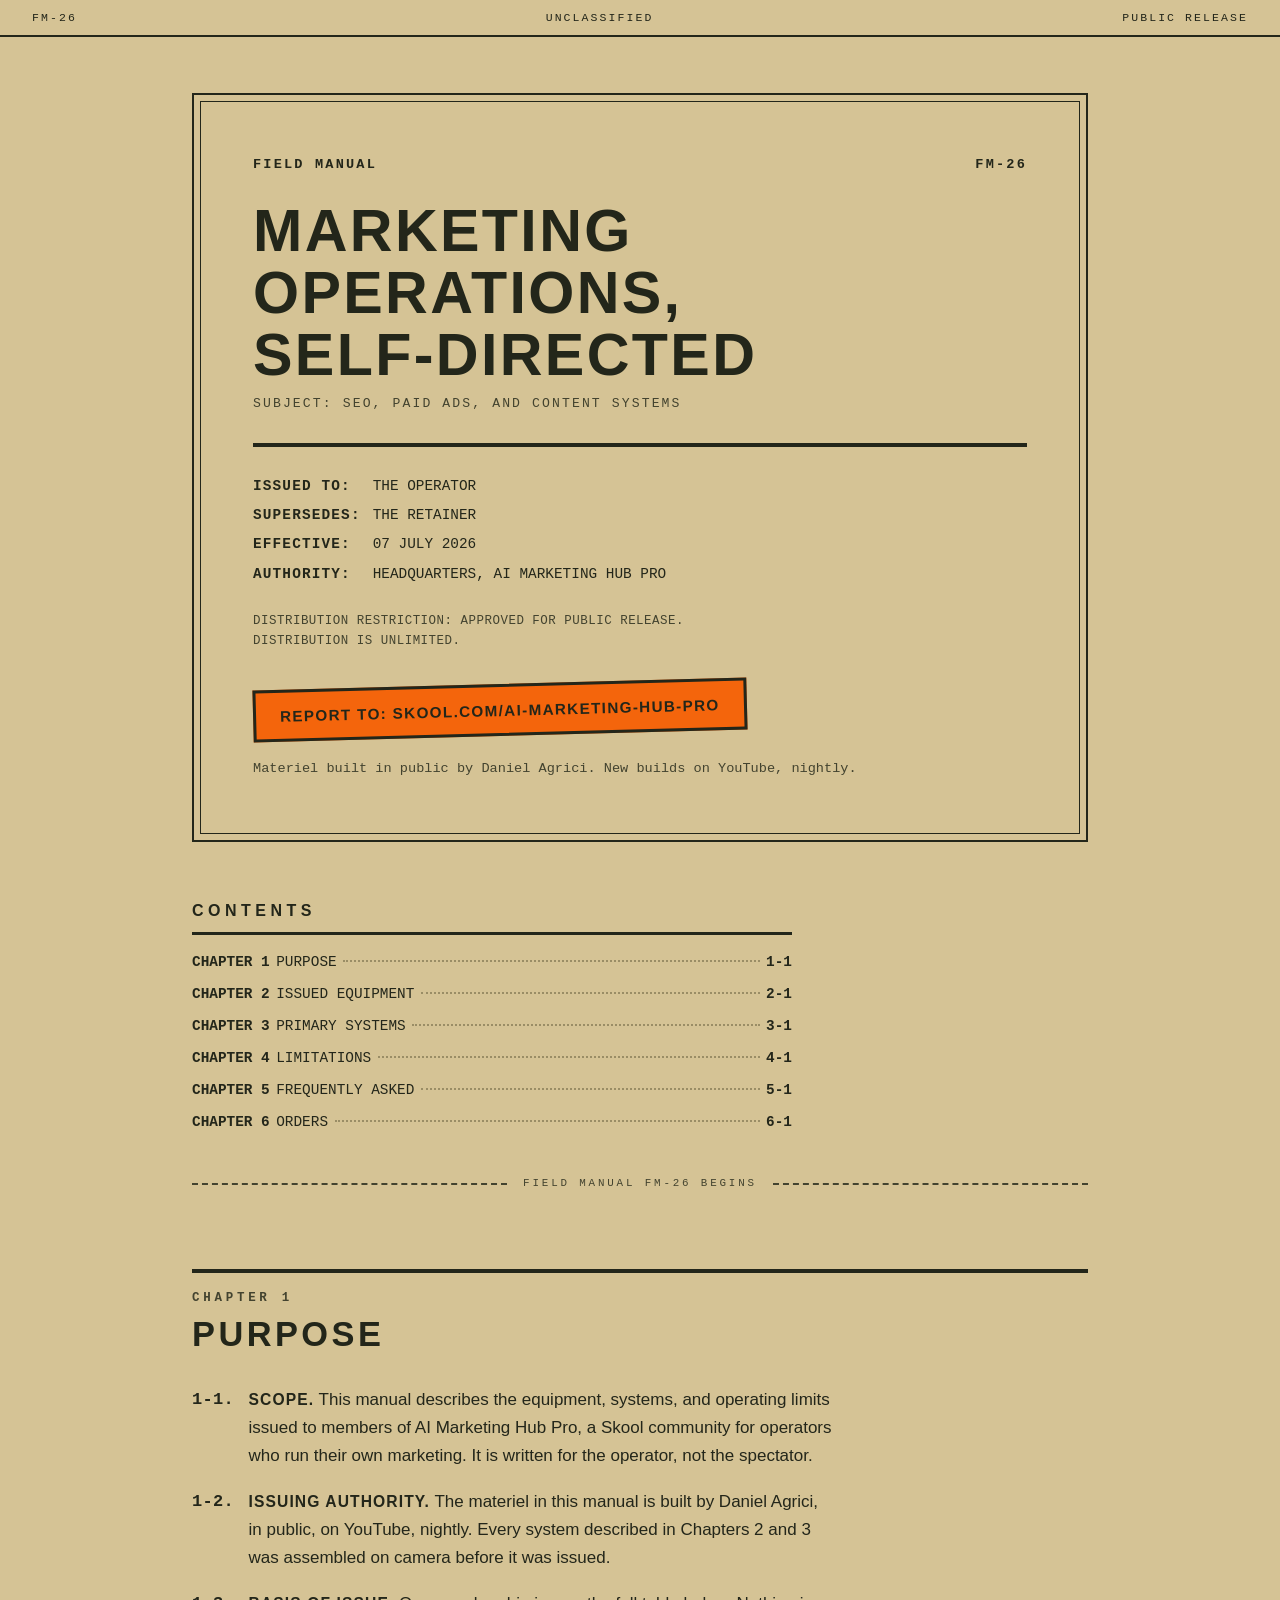
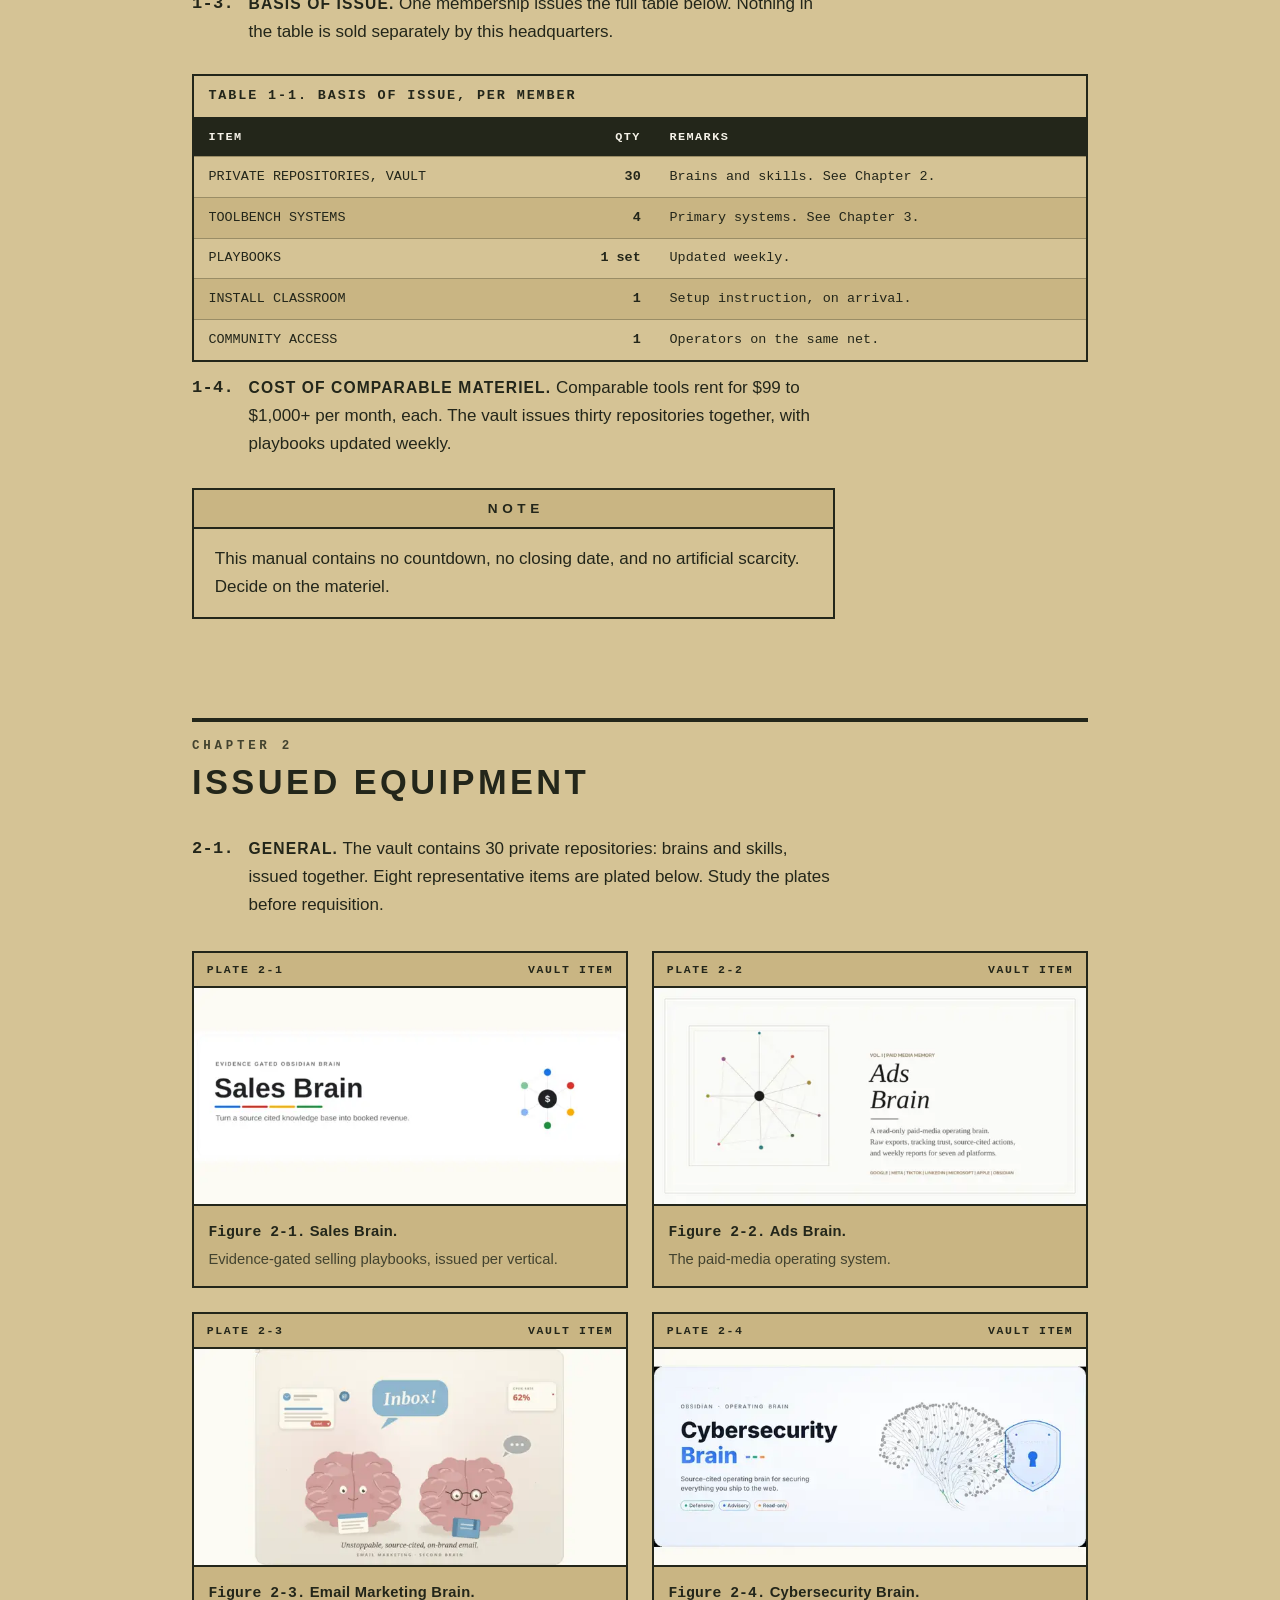
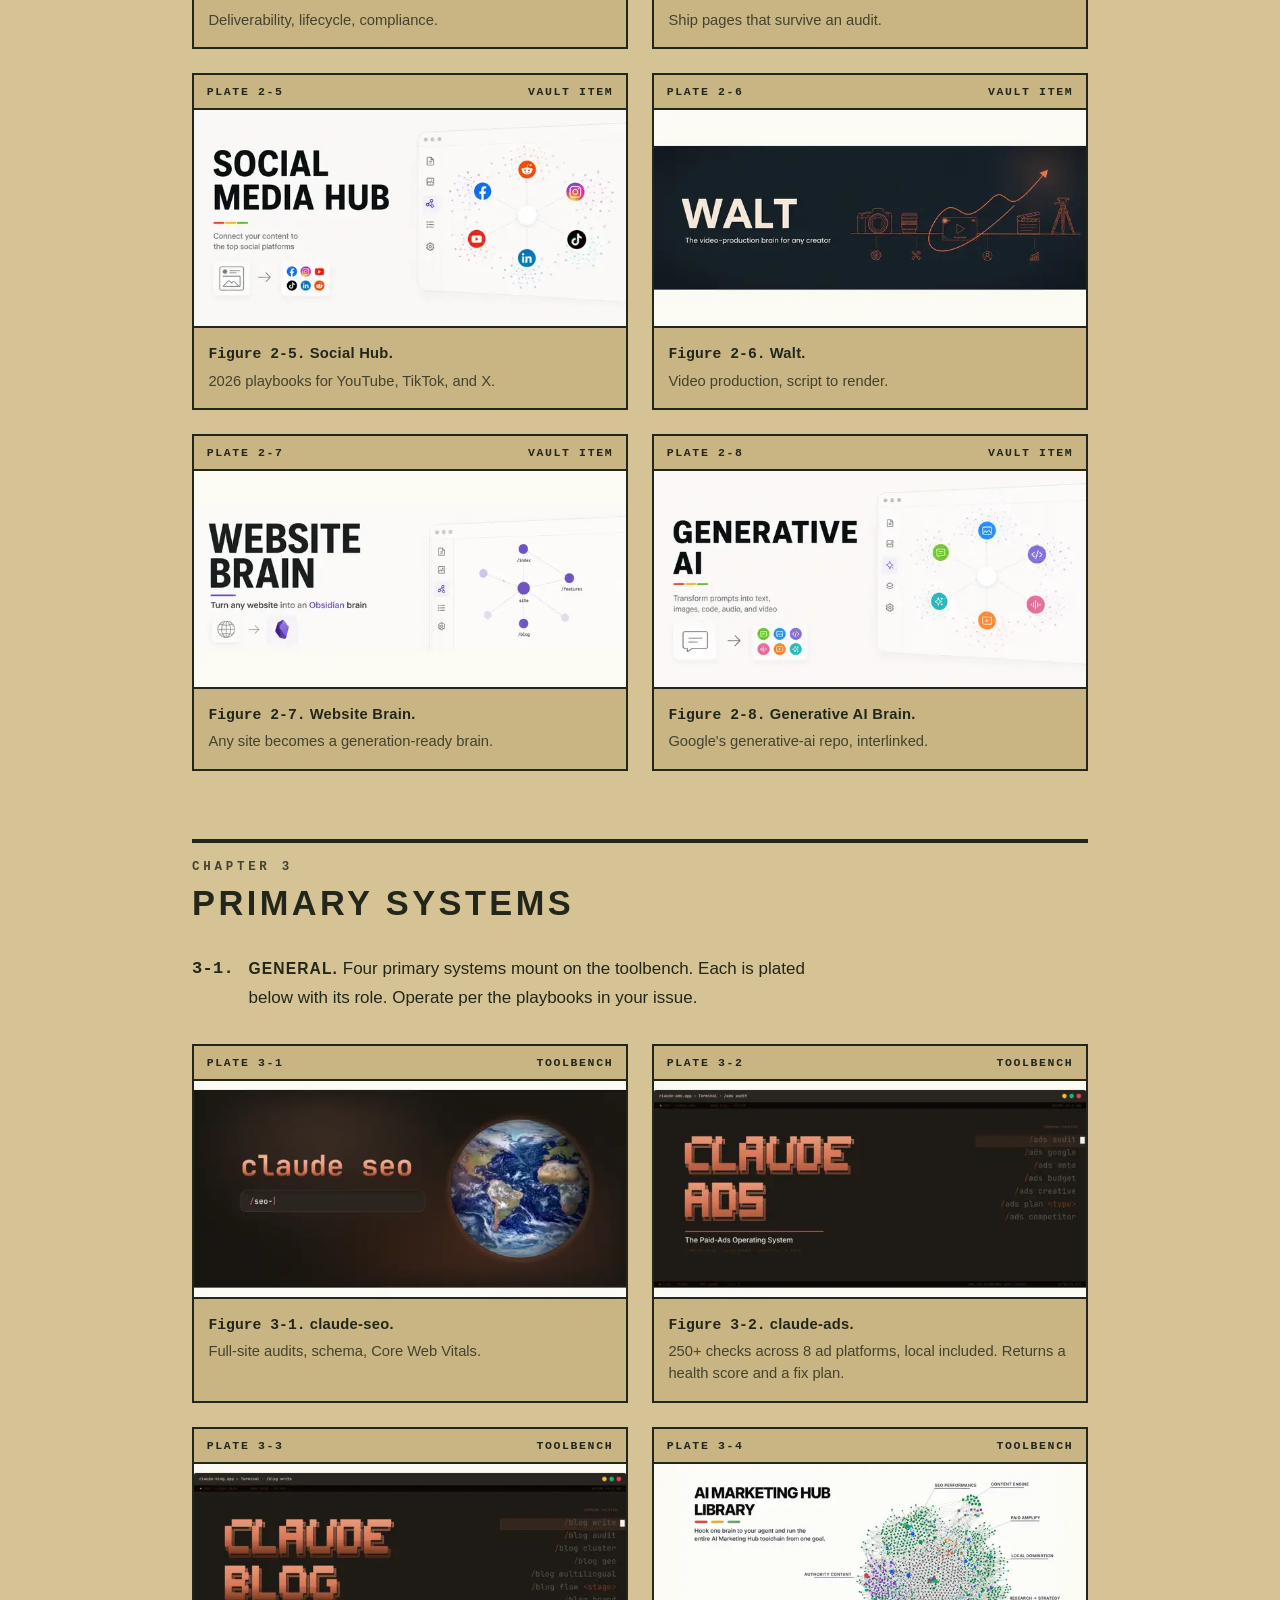
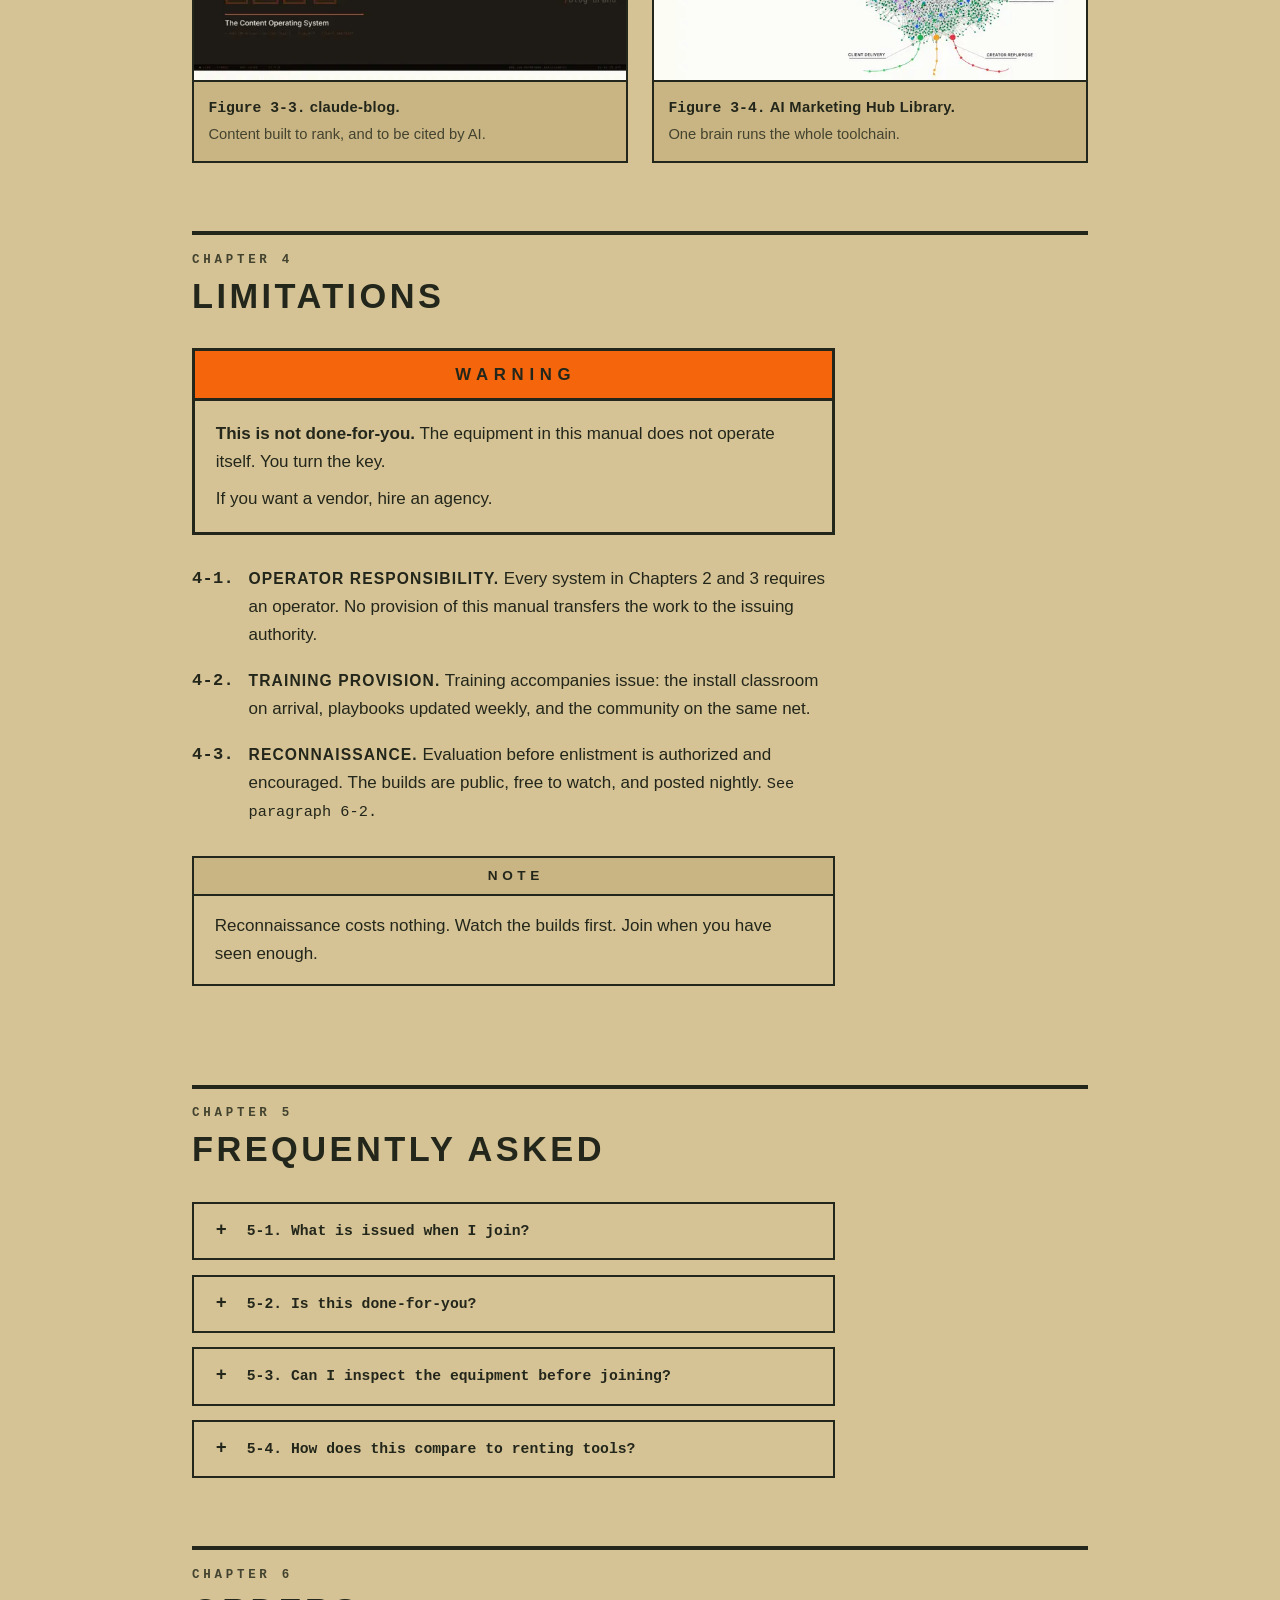
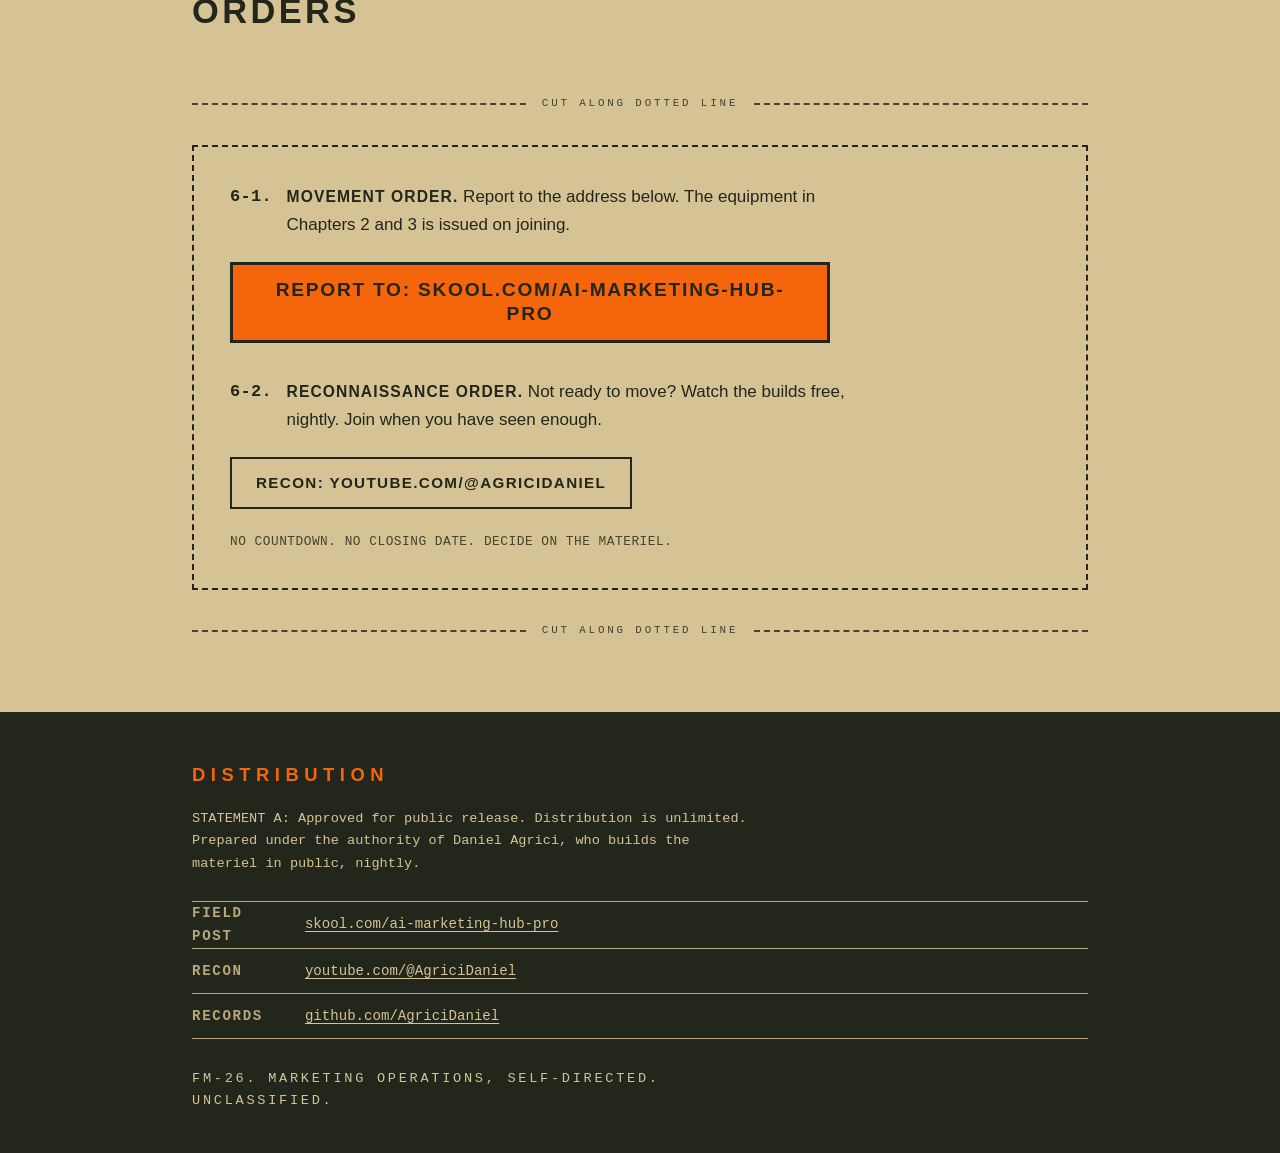
<file: examples/aimh-pro-landing-variants/f-field-manual-fm-26.html>
<!DOCTYPE html>
<html lang="en">
<head>
<meta charset="UTF-8">
<meta name="viewport" content="width=device-width, initial-scale=1">
<title>FM-26 Operator's Field Manual: AI Marketing Hub Pro</title>
<style>
/* ============================================================
   FM-26 OPERATOR'S FIELD MANUAL
   Materials: manila khaki paper, dark olive-black ink,
   one safety-orange accent reserved for warnings and orders.
   Single-theme by design: printed paper looks the same in any light.
   ============================================================ */

:root{
  --paper:      #D5C395;  /* manila khaki ground, ink contrast 8.8:1 */
  --paper-2:    #C9B583;  /* darker khaki panel, ink contrast 7.6:1  */
  --paper-dim:  #B7A87D;  /* secondary text on ink ground, 6.5:1     */
  --ink:        #23261A;  /* olive-black ink                          */
  --ink-soft:   #43432F;  /* secondary ink, 5.7:1 on paper, 4.9 on panel */
  --line:       #9A8D66;  /* decorative hairlines and dot leaders     */
  --orange:     #F4650C;  /* safety orange, ink-on-orange 4.9:1       */
  --chip:       #23261A;  /* reversed-band fill, stays dark in both themes */
  --on-chip:    #F5F2E8;  /* text painted on the reversed band, stays light */
  --on-orange:  #23261A;  /* text painted on the orange badge, stays dark */

  --stencil: "Arial Black", "Helvetica Neue", Helvetica, Arial, sans-serif;
  --sans: "Helvetica Neue", Helvetica, Arial, sans-serif;
  --mono: ui-monospace, "SF Mono", Menlo, Consolas, "Liberation Mono", monospace;
}
/* Night operations: the manual under blackout conditions. Dark olive ground,
   khaki ink, safety orange stays vivid. Reversed bands and the orange badge
   keep dark fills/text by design (--chip, --on-orange), independent of the
   ink/paper swap, so their contrast never inverts into a broken pairing. */
@media (prefers-color-scheme: dark) {
  :root {
    --paper:#14140D; --paper-2:#221F16; --paper-dim:#3E3A28;
    --ink:#D9CBA0; --ink-soft:#A99A72; --line:#4A4531; --orange:#FF7A1F;
    --chip:#241C10; --on-orange:#14140D; --on-chip:#F5F2E8;
  }
}
:root[data-theme="light"] {
  --paper:#D5C395; --paper-2:#C9B583; --paper-dim:#B7A87D;
  --ink:#23261A; --ink-soft:#43432F; --line:#9A8D66; --orange:#F4650C;
  --chip:#23261A; --on-orange:#23261A; --on-chip:#F5F2E8;
}
:root[data-theme="dark"] {
  --paper:#14140D; --paper-2:#221F16; --paper-dim:#3E3A28;
  --ink:#D9CBA0; --ink-soft:#A99A72; --line:#4A4531; --orange:#FF7A1F;
  --chip:#241C10; --on-orange:#14140D; --on-chip:#F5F2E8;
}

*, *::before, *::after{ box-sizing:border-box; }

body{
  margin:0;
  background:var(--paper);
  color:var(--ink);
  font:400 1.0625rem/1.65 var(--sans);
  -webkit-font-smoothing:antialiased;
  overflow-x:hidden;
}

h1,h2,h3,p,dl,dd,dt,figure,ul,ol{ margin:0; padding:0; }
img{ max-width:100%; display:block; }

::selection{ background:var(--orange); color:var(--on-orange); }

.wrap{
  max-width:960px;
  margin-inline:auto;
  padding-inline:clamp(1rem, 4vw, 2rem);
}

.mono{
  font-family:var(--mono);
  font-variant-numeric:tabular-nums;
}

/* ---------- links and buttons ---------- */

a{
  color:var(--ink);
  transition:transform .15s cubic-bezier(0.2,0,0,1);
}
a:active{ transform:scale(0.96); }
a:focus-visible, summary:focus-visible{
  outline:3px solid var(--ink);
  outline-offset:3px;
}

.btn{
  display:inline-flex;
  align-items:center;
  justify-content:center;
  min-height:52px;
  padding:.85rem 1.5rem;
  background:var(--orange);
  color:var(--on-orange);
  border:3px solid var(--ink);
  font-family:var(--stencil);
  font-weight:900;
  font-size:.95rem;
  line-height:1.25;
  letter-spacing:.09em;
  text-transform:uppercase;
  text-decoration:none;
  text-align:center;
}
.btn-lg{
  width:100%;
  max-width:600px;
  min-height:64px;
  font-size:clamp(1rem, 2.4vw, 1.2rem);
}
.btn-ghost{
  background:transparent;
  color:var(--ink);
  border:2px solid var(--ink);
}
.btn-stamp{
  transform:rotate(-1.5deg);
}
.btn-stamp:active{ transform:rotate(-1.5deg) scale(0.96); }

/* ---------- classification bar ---------- */

.topbar{
  display:flex;
  justify-content:space-between;
  gap:1rem;
  padding:.5rem clamp(1rem, 4vw, 2rem);
  border-bottom:2px solid var(--ink);
  font-family:var(--mono);
  font-size:.72rem;
  letter-spacing:.18em;
  text-transform:uppercase;
  font-variant-numeric:tabular-nums;
}
.topbar span{ white-space:nowrap; }

/* ---------- cover ---------- */

.cover{ padding:clamp(2rem, 5vw, 3.5rem) 0 1rem; }

.cover-frame{
  border:2px solid var(--ink);
  padding:6px;
}
.cover-inner{
  border:1px solid var(--ink);
  padding:clamp(1.5rem, 5vw, 3.25rem);
}
.cover-top{
  display:flex;
  justify-content:space-between;
  gap:1rem;
  font-family:var(--mono);
  font-weight:700;
  font-size:.85rem;
  letter-spacing:.16em;
  font-variant-numeric:tabular-nums;
}
.cover-title{
  margin-top:1.5rem;
  font-family:var(--stencil);
  font-weight:900;
  font-size:clamp(2.1rem, 6vw, 3.7rem);
  line-height:1.04;
  letter-spacing:.04em;
  text-transform:uppercase;
  text-wrap:balance;
}
.cover-subject{ font-family:var(--mono); font-size:.82rem; letter-spacing:.16em; color:var(--ink-soft); margin:.5rem 0 0; text-transform:uppercase; }
.cover-rule{
  margin:1.75rem 0;
  border-top:4px solid var(--ink);
}
.issue{
  display:grid;
  gap:.35rem;
  font-family:var(--mono);
  font-size:.9rem;
  font-variant-numeric:tabular-nums;
}
.issue > div{
  display:grid;
  grid-template-columns:minmax(9.5ch, 12ch) 1fr;
  column-gap:1rem;
}
.issue dt{
  font-weight:700;
  letter-spacing:.08em;
}
.issue dd{ overflow-wrap:anywhere; }
.cover-note{
  margin-top:1.5rem;
  max-width:68ch;
  font-family:var(--mono);
  font-size:.78rem;
  letter-spacing:.04em;
  color:var(--ink-soft);
  text-transform:uppercase;
}
.cover-cta{ margin-top:2rem; }
.cover-sub{
  margin-top:1.4rem;
  font-family:var(--mono);
  font-size:.85rem;
  color:var(--ink-soft);
}

/* ---------- contents ---------- */

.toc{ padding:2.5rem 0 1.5rem; }
.toc-box{ max-width:600px; }
.toc-head{
  font-family:var(--stencil);
  font-weight:900;
  font-size:1rem;
  letter-spacing:.28em;
  text-transform:uppercase;
  border-bottom:3px solid var(--ink);
  padding-bottom:.5rem;
  margin-bottom:1rem;
}
.toc-row{
  display:flex;
  align-items:baseline;
  gap:.75ch;
  font-family:var(--mono);
  font-size:.9rem;
  font-variant-numeric:tabular-nums;
  min-height:2rem;
}
.toc-row .ch{ font-weight:700; white-space:nowrap; }
.toc-row .dots{
  flex:1;
  border-bottom:2px dotted var(--line);
  transform:translateY(-4px);
  min-width:2ch;
}
.toc-row .pg{ font-weight:700; }

/* ---------- cut lines ---------- */

.cutline{
  display:flex;
  align-items:center;
  gap:1rem;
  padding:2rem 0 0;
}
.cutline::before, .cutline::after{
  content:"";
  flex:1;
  border-top:2px dashed var(--ink-soft);
}
.cutline span{
  font-family:var(--mono);
  font-size:.68rem;
  letter-spacing:.26em;
  color:var(--ink-soft);
  text-transform:uppercase;
  white-space:nowrap;
}

/* ---------- chapters ---------- */

.chapter{ padding:3.25rem 0 1rem; }

.ch-head{
  border-top:4px solid var(--ink);
  padding-top:.9rem;
  margin-bottom:2rem;
}
.ch-eyebrow{
  font-family:var(--mono);
  font-weight:700;
  font-size:.78rem;
  letter-spacing:.3em;
  color:var(--ink-soft);
  text-transform:uppercase;
  font-variant-numeric:tabular-nums;
}
.ch-title{
  margin-top:.4rem;
  font-family:var(--stencil);
  font-weight:900;
  font-size:clamp(1.45rem, 3.4vw, 2.15rem);
  letter-spacing:.1em;
  text-transform:uppercase;
  line-height:1.15;
  text-wrap:balance;
}

.para{
  display:grid;
  grid-template-columns:auto 1fr;
  column-gap:.9rem;
  max-width:68ch;
  margin-bottom:1.1rem;
  min-width:0;
}
.pn{
  font-family:var(--mono);
  font-weight:700;
  font-variant-numeric:tabular-nums;
  letter-spacing:.02em;
}
.tw{
  text-transform:uppercase;
  letter-spacing:.07em;
  font-size:.92em;
}

.xref{
  font-family:var(--mono);
  font-size:.9em;
}

/* ---------- basis of issue table ---------- */

.boi{
  margin:1.75rem 0 .75rem;
  border:2px solid var(--ink);
  overflow-x:auto;
}
.boi table{
  width:100%;
  min-width:540px;
  border-collapse:collapse;
  font-family:var(--mono);
  font-size:.84rem;
  font-variant-numeric:tabular-nums;
}
.boi caption{
  text-align:left;
  padding:.6rem .9rem;
  font-weight:700;
  letter-spacing:.14em;
  text-transform:uppercase;
  border-bottom:2px solid var(--ink);
}
.boi th{
  background:var(--chip);
  color:var(--on-chip);
  text-align:left;
  padding:.55rem .9rem;
  letter-spacing:.12em;
  text-transform:uppercase;
  font-size:.74rem;
}
.boi td{
  padding:.55rem .9rem;
  border-top:1px solid var(--line);
  vertical-align:top;
}
.boi tr:nth-child(even) td{ background:var(--paper-2); }
.boi .qty{ text-align:right; font-weight:700; }
.boi th.qty{ text-align:right; }

/* ---------- warning and note boxes ---------- */

.warnbox{
  max-width:68ch;
  border:3px solid var(--ink);
  margin:1.9rem 0;
}
.warnbox .band{
  background:var(--orange);
  color:var(--on-orange);
  border-bottom:3px solid var(--ink);
  font-family:var(--stencil);
  font-weight:900;
  font-size:1.05rem;
  letter-spacing:.34em;
  text-transform:uppercase;
  text-align:center;
  padding:.6rem .75rem .6rem 1.05rem;
}
.warnbox .bd{
  padding:1.15rem 1.3rem;
  font-weight:500;
}
.warnbox .bd p + p{ margin-top:.6rem; }

.notebox{
  max-width:68ch;
  border:2px solid var(--ink);
  margin:1.9rem 0;
}
.notebox .band{
  border-bottom:2px solid var(--ink);
  background:var(--paper-2);
  font-family:var(--stencil);
  font-weight:900;
  font-size:.85rem;
  letter-spacing:.34em;
  text-transform:uppercase;
  text-align:center;
  padding:.45rem .75rem .45rem 1.05rem;
}
.notebox .bd{ padding:1rem 1.3rem; }

/* ---------- equipment plates ---------- */

.plate-grid{
  display:grid;
  grid-template-columns:repeat(auto-fit, minmax(290px, 1fr));
  gap:1.5rem;
  margin-top:2rem;
}
.plate{
  min-width:0;
  border:2px solid var(--ink);
  background:var(--paper-2);
  display:flex;
  flex-direction:column;
;color:inherit;text-decoration:none;cursor:pointer;transition:transform .16s cubic-bezier(.2,0,0,1)}
.plate:hover{transform:translateY(-3px)}
.plate:active{transform:translateY(-3px) scale(.98)}
.plate:focus-visible{outline:2px solid var(--orange);outline-offset:3px}
.plate-tab{
  display:flex;
  justify-content:space-between;
  gap:1rem;
  padding:.45rem .8rem;
  border-bottom:2px solid var(--ink);
  font-family:var(--mono);
  font-weight:700;
  font-size:.72rem;
  letter-spacing:.14em;
  text-transform:uppercase;
  font-variant-numeric:tabular-nums;
}
.plate img{
  width:100%;
  height:auto;
  border-bottom:2px solid var(--ink);
  background:var(--paper-2);
}
.plate figcaption{
  padding:.85rem .9rem 1rem;
  font-size:.92rem;
  line-height:1.5;
}
.plate .fig{
  font-family:var(--mono);
  font-weight:700;
  font-variant-numeric:tabular-nums;
}
.plate .fig-name{
  font-weight:700;
  letter-spacing:.02em;
}
.plate .fig-desc{
  display:block;
  margin-top:.3rem;
  color:var(--ink-soft);
}

/* ---------- faq ---------- */

.faq{ max-width:68ch; margin-top:1.5rem; }
.faq details{
  border:2px solid var(--ink);
  background:var(--paper);
}
.faq details + details{ margin-top:.9rem; }
.faq summary{
  cursor:pointer;
  list-style:none;
  display:flex;
  align-items:center;
  gap:.9rem;
  min-height:44px;
  padding:.75rem 1rem;
  font-family:var(--mono);
  font-weight:700;
  font-size:.92rem;
  font-variant-numeric:tabular-nums;
}
.faq summary::-webkit-details-marker{ display:none; }
.fq-mark{
  flex:none;
  width:1.4rem;
  text-align:center;
  font-size:1.15rem;
  transition:transform .2s cubic-bezier(0.2,0,0,1);
}
.faq details[open] .fq-mark{ transform:rotate(45deg); }
.faq .ans{
  padding:.15rem 1rem 1.1rem 3.3rem;
  font-family:var(--sans);
  font-size:.98rem;
}

/* ---------- orders (chapter 6) ---------- */

.orders-slip{
  border:2px dashed var(--ink);
  padding:clamp(1.4rem, 4vw, 2.25rem);
  margin-top:2rem;
}
.orders-slip .para{ margin-bottom:1.4rem; }
.orders-cta{ margin:.4rem 0 2.2rem; }
.orders-quiet{
  margin-top:1.4rem;
  font-family:var(--mono);
  font-size:.8rem;
  color:var(--ink-soft);
  letter-spacing:.04em;
  text-transform:uppercase;
}

/* ---------- distribution block ---------- */

.dist{
  margin-top:3.5rem;
  background:var(--chip);
  color:var(--on-chip);
  padding:3rem 0 2.5rem;
}
.dist-title{
  font-family:var(--stencil);
  font-weight:900;
  font-size:1.15rem;
  letter-spacing:.3em;
  text-transform:uppercase;
  color:var(--orange);
  margin-bottom:1.1rem;
}
.dist p{
  font-family:var(--mono);
  font-size:.85rem;
  max-width:68ch;
  color:var(--paper);
}
.dist .stmt{ margin-bottom:1.6rem; }
.dist-row{
  display:flex;
  flex-wrap:wrap;
  align-items:center;
  gap:.25rem 1.25rem;
  border-top:1px solid var(--paper-dim);
  font-family:var(--mono);
  font-size:.88rem;
  font-variant-numeric:tabular-nums;
}
.dist-row:last-of-type{ border-bottom:1px solid var(--paper-dim); }
.dist-k{
  flex:none;
  width:11ch;
  font-weight:700;
  letter-spacing:.12em;
  color:var(--paper-dim);
  text-transform:uppercase;
}
.dist-row a{
  display:inline-flex;
  align-items:center;
  min-height:44px;
  color:var(--paper);
  text-decoration:underline;
  text-underline-offset:3px;
  overflow-wrap:anywhere;
}
.dist-row a:focus-visible{ outline-color:var(--paper); }
.dist-end{
  margin-top:1.8rem;
  font-size:.72rem;
  letter-spacing:.2em;
  text-transform:uppercase;
  color:var(--paper-dim);
}

/* ---------- reveal ---------- */

html.js .reveal{
  opacity:0;
  transform:translateY(12px);
  transition:opacity .55s ease, transform .55s cubic-bezier(0.2,0,0,1);
}
html.js .reveal.in{
  opacity:1;
  transform:none;
}

@media (prefers-reduced-motion: reduce){
  *, *::before, *::after{
    transition:none !important;
    animation:none !important;
  }
  html.js .reveal{ opacity:1; transform:none; }
}

@media (max-width: 560px){
  .topbar{ font-size:.62rem; letter-spacing:.12em; }
  .issue > div{ grid-template-columns:1fr; }
  .faq .ans{ padding-left:1rem; }
}
</style>

<div class="topbar" role="banner">
  <span>FM-26</span>
  <span>UNCLASSIFIED</span>
  <span>PUBLIC RELEASE</span>
</div>

<header class="cover">
  <div class="wrap">
    <div class="cover-frame">
      <div class="cover-inner">
        <div class="cover-top">
          <span>FIELD MANUAL</span>
          <span>FM-26</span>
        </div>

        <h1 class="cover-title">Marketing Operations, Self-Directed</h1>
        <p class="cover-subject">Subject: SEO, paid ads, and content systems</p>

        <div class="cover-rule" aria-hidden="true"></div>

        <dl class="issue">
          <div><dt>ISSUED TO:</dt><dd>THE OPERATOR</dd></div>
          <div><dt>SUPERSEDES:</dt><dd>THE RETAINER</dd></div>
          <div><dt>EFFECTIVE:</dt><dd>07 JULY 2026</dd></div>
          <div><dt>AUTHORITY:</dt><dd>HEADQUARTERS, AI MARKETING HUB PRO</dd></div>
        </dl>

        <p class="cover-note">Distribution restriction: approved for public release. Distribution is unlimited.</p>

        <div class="cover-cta">
          <a class="btn btn-stamp" href="https://www.skool.com/ai-marketing-hub-pro?utm_source=google&utm_medium=cpc&utm_campaign=aimh_pro_landing&utm_content=field_manual">Report to: skool.com/ai-marketing-hub-pro</a>
        </div>

        <p class="cover-sub">Materiel built in public by Daniel Agrici. New builds on YouTube, nightly.</p>
      </div>
    </div>
  </div>
</header>

<section class="toc" aria-label="Table of contents">
  <div class="wrap">
    <div class="toc-box reveal">
      <h2 class="toc-head">Contents</h2>
      <div class="toc-row"><span class="ch">CHAPTER 1</span><span>PURPOSE</span><span class="dots" aria-hidden="true"></span><span class="pg">1-1</span></div>
      <div class="toc-row"><span class="ch">CHAPTER 2</span><span>ISSUED EQUIPMENT</span><span class="dots" aria-hidden="true"></span><span class="pg">2-1</span></div>
      <div class="toc-row"><span class="ch">CHAPTER 3</span><span>PRIMARY SYSTEMS</span><span class="dots" aria-hidden="true"></span><span class="pg">3-1</span></div>
      <div class="toc-row"><span class="ch">CHAPTER 4</span><span>LIMITATIONS</span><span class="dots" aria-hidden="true"></span><span class="pg">4-1</span></div>
      <div class="toc-row"><span class="ch">CHAPTER 5</span><span>FREQUENTLY ASKED</span><span class="dots" aria-hidden="true"></span><span class="pg">5-1</span></div>
      <div class="toc-row"><span class="ch">CHAPTER 6</span><span>ORDERS</span><span class="dots" aria-hidden="true"></span><span class="pg">6-1</span></div>
    </div>
    <div class="cutline" aria-hidden="true"><span>Field manual FM-26 begins</span></div>
  </div>
</section>

<main>

  <section class="chapter" aria-labelledby="ch1-title">
    <div class="wrap">
      <div class="ch-head reveal">
        <p class="ch-eyebrow">Chapter 1</p>
        <h2 class="ch-title" id="ch1-title">Purpose</h2>
      </div>

      <div class="reveal">
        <p class="para"><span class="pn">1-1.</span><span><strong class="tw">Scope.</strong> This manual describes the equipment, systems, and operating limits issued to members of AI Marketing Hub Pro, a Skool community for operators who run their own marketing. It is written for the operator, not the spectator.</span></p>

        <p class="para"><span class="pn">1-2.</span><span><strong class="tw">Issuing authority.</strong> The materiel in this manual is built by Daniel Agrici, in public, on YouTube, nightly. Every system described in Chapters 2 and 3 was assembled on camera before it was issued.</span></p>

        <p class="para"><span class="pn">1-3.</span><span><strong class="tw">Basis of issue.</strong> One membership issues the full table below. Nothing in the table is sold separately by this headquarters.</span></p>
      </div>

      <div class="boi reveal">
        <table>
          <caption>Table 1-1. Basis of issue, per member</caption>
          <thead>
            <tr><th scope="col">Item</th><th scope="col" class="qty">Qty</th><th scope="col">Remarks</th></tr>
          </thead>
          <tbody>
            <tr><td>PRIVATE REPOSITORIES, VAULT</td><td class="qty">30</td><td>Brains and skills. See Chapter 2.</td></tr>
            <tr><td>TOOLBENCH SYSTEMS</td><td class="qty">4</td><td>Primary systems. See Chapter 3.</td></tr>
            <tr><td>PLAYBOOKS</td><td class="qty">1 set</td><td>Updated weekly.</td></tr>
            <tr><td>INSTALL CLASSROOM</td><td class="qty">1</td><td>Setup instruction, on arrival.</td></tr>
            <tr><td>COMMUNITY ACCESS</td><td class="qty">1</td><td>Operators on the same net.</td></tr>
          </tbody>
        </table>
      </div>

      <div class="reveal">
        <p class="para"><span class="pn">1-4.</span><span><strong class="tw">Cost of comparable materiel.</strong> Comparable tools rent for $99 to $1,000+ per month, each. The vault issues thirty repositories together, with playbooks updated weekly.</span></p>

        <div class="notebox">
          <p class="band">Note</p>
          <div class="bd">
            <p>This manual contains no countdown, no closing date, and no artificial scarcity. Decide on the materiel.</p>
          </div>
        </div>
      </div>
    </div>
  </section>

  <section class="chapter" aria-labelledby="ch2-title">
    <div class="wrap">
      <div class="ch-head reveal">
        <p class="ch-eyebrow">Chapter 2</p>
        <h2 class="ch-title" id="ch2-title">Issued Equipment</h2>
      </div>

      <div class="reveal">
        <p class="para"><span class="pn">2-1.</span><span><strong class="tw">General.</strong> The vault contains 30 private repositories: brains and skills, issued together. Eight representative items are plated below. Study the plates before requisition.</span></p>
      </div>

      <div class="plate-grid">
        <a class="plate reveal" href="https://www.skool.com/ai-marketing-hub-pro?utm_source=google&utm_medium=cpc&utm_campaign=aimh_pro_landing&utm_content=field_manual" aria-label="Equipment item, opens AI Marketing Hub Pro on Skool">
          <div class="plate-tab"><span>PLATE 2-1</span><span>VAULT ITEM</span></div>
          <img src="[data-uri]" alt="Sales Brain repository cover, equipment plate" width="640" height="320" loading="lazy">
          <figcaption>
            <span class="fig">Figure 2-1.</span> <span class="fig-name">Sales Brain.</span>
            <span class="fig-desc">Evidence-gated selling playbooks, issued per vertical.</span>
          </figcaption></a>

        <a class="plate reveal" href="https://www.skool.com/ai-marketing-hub-pro?utm_source=google&utm_medium=cpc&utm_campaign=aimh_pro_landing&utm_content=field_manual" aria-label="Equipment item, opens AI Marketing Hub Pro on Skool">
          <div class="plate-tab"><span>PLATE 2-2</span><span>VAULT ITEM</span></div>
          <img src="[data-uri]" alt="Ads Brain repository cover, equipment plate" width="640" height="320" loading="lazy">
          <figcaption>
            <span class="fig">Figure 2-2.</span> <span class="fig-name">Ads Brain.</span>
            <span class="fig-desc">The paid-media operating system.</span>
          </figcaption></a>

        <a class="plate reveal" href="https://www.skool.com/ai-marketing-hub-pro?utm_source=google&utm_medium=cpc&utm_campaign=aimh_pro_landing&utm_content=field_manual" aria-label="Equipment item, opens AI Marketing Hub Pro on Skool">
          <div class="plate-tab"><span>PLATE 2-3</span><span>VAULT ITEM</span></div>
          <img src="[data-uri]" alt="Email Marketing Brain repository cover, equipment plate" width="640" height="320" loading="lazy">
          <figcaption>
            <span class="fig">Figure 2-3.</span> <span class="fig-name">Email Marketing Brain.</span>
            <span class="fig-desc">Deliverability, lifecycle, compliance.</span>
          </figcaption></a>

        <a class="plate reveal" href="https://www.skool.com/ai-marketing-hub-pro?utm_source=google&utm_medium=cpc&utm_campaign=aimh_pro_landing&utm_content=field_manual" aria-label="Equipment item, opens AI Marketing Hub Pro on Skool">
          <div class="plate-tab"><span>PLATE 2-4</span><span>VAULT ITEM</span></div>
          <img src="[data-uri]" alt="Cybersecurity Brain repository cover, equipment plate" width="640" height="320" loading="lazy">
          <figcaption>
            <span class="fig">Figure 2-4.</span> <span class="fig-name">Cybersecurity Brain.</span>
            <span class="fig-desc">Ship pages that survive an audit.</span>
          </figcaption></a>

        <a class="plate reveal" href="https://www.skool.com/ai-marketing-hub-pro?utm_source=google&utm_medium=cpc&utm_campaign=aimh_pro_landing&utm_content=field_manual" aria-label="Equipment item, opens AI Marketing Hub Pro on Skool">
          <div class="plate-tab"><span>PLATE 2-5</span><span>VAULT ITEM</span></div>
          <img src="[data-uri]" alt="Social Hub repository cover, equipment plate" width="640" height="320" loading="lazy">
          <figcaption>
            <span class="fig">Figure 2-5.</span> <span class="fig-name">Social Hub.</span>
            <span class="fig-desc">2026 playbooks for YouTube, TikTok, and X.</span>
          </figcaption></a>

        <a class="plate reveal" href="https://www.skool.com/ai-marketing-hub-pro?utm_source=google&utm_medium=cpc&utm_campaign=aimh_pro_landing&utm_content=field_manual" aria-label="Equipment item, opens AI Marketing Hub Pro on Skool">
          <div class="plate-tab"><span>PLATE 2-6</span><span>VAULT ITEM</span></div>
          <img src="[data-uri]" alt="Walt repository cover, equipment plate" width="640" height="320" loading="lazy">
          <figcaption>
            <span class="fig">Figure 2-6.</span> <span class="fig-name">Walt.</span>
            <span class="fig-desc">Video production, script to render.</span>
          </figcaption></a>

        <a class="plate reveal" href="https://www.skool.com/ai-marketing-hub-pro?utm_source=google&utm_medium=cpc&utm_campaign=aimh_pro_landing&utm_content=field_manual" aria-label="Equipment item, opens AI Marketing Hub Pro on Skool">
          <div class="plate-tab"><span>PLATE 2-7</span><span>VAULT ITEM</span></div>
          <img src="[data-uri]" alt="Website Brain repository cover, equipment plate" width="640" height="320" loading="lazy">
          <figcaption>
            <span class="fig">Figure 2-7.</span> <span class="fig-name">Website Brain.</span>
            <span class="fig-desc">Any site becomes a generation-ready brain.</span>
          </figcaption></a>

        <a class="plate reveal" href="https://www.skool.com/ai-marketing-hub-pro?utm_source=google&utm_medium=cpc&utm_campaign=aimh_pro_landing&utm_content=field_manual" aria-label="Equipment item, opens AI Marketing Hub Pro on Skool">
          <div class="plate-tab"><span>PLATE 2-8</span><span>VAULT ITEM</span></div>
          <img src="[data-uri]" alt="Generative AI Brain repository cover, equipment plate" width="640" height="320" loading="lazy">
          <figcaption>
            <span class="fig">Figure 2-8.</span> <span class="fig-name">Generative AI Brain.</span>
            <span class="fig-desc">Google's generative-ai repo, interlinked.</span>
          </figcaption></a>
      </div>
    </div>
  </section>

  <section class="chapter" aria-labelledby="ch3-title">
    <div class="wrap">
      <div class="ch-head reveal">
        <p class="ch-eyebrow">Chapter 3</p>
        <h2 class="ch-title" id="ch3-title">Primary Systems</h2>
      </div>

      <div class="reveal">
        <p class="para"><span class="pn">3-1.</span><span><strong class="tw">General.</strong> Four primary systems mount on the toolbench. Each is plated below with its role. Operate per the playbooks in your issue.</span></p>
      </div>

      <div class="plate-grid">
        <a class="plate reveal" href="https://www.skool.com/ai-marketing-hub-pro?utm_source=google&utm_medium=cpc&utm_campaign=aimh_pro_landing&utm_content=field_manual" aria-label="Equipment item, opens AI Marketing Hub Pro on Skool">
          <div class="plate-tab"><span>PLATE 3-1</span><span>TOOLBENCH</span></div>
          <img src="[data-uri]" alt="claude-seo skill cover, system plate" width="640" height="320" loading="lazy">
          <figcaption>
            <span class="fig">Figure 3-1.</span> <span class="fig-name">claude-seo.</span>
            <span class="fig-desc">Full-site audits, schema, Core Web Vitals.</span>
          </figcaption></a>

        <a class="plate reveal" href="https://www.skool.com/ai-marketing-hub-pro?utm_source=google&utm_medium=cpc&utm_campaign=aimh_pro_landing&utm_content=field_manual" aria-label="Equipment item, opens AI Marketing Hub Pro on Skool">
          <div class="plate-tab"><span>PLATE 3-2</span><span>TOOLBENCH</span></div>
          <img src="[data-uri]" alt="claude-ads skill cover, system plate" width="640" height="320" loading="lazy">
          <figcaption>
            <span class="fig">Figure 3-2.</span> <span class="fig-name">claude-ads.</span>
            <span class="fig-desc">250+ checks across 8 ad platforms, local included. Returns a health score and a fix plan.</span>
          </figcaption></a>

        <a class="plate reveal" href="https://www.skool.com/ai-marketing-hub-pro?utm_source=google&utm_medium=cpc&utm_campaign=aimh_pro_landing&utm_content=field_manual" aria-label="Equipment item, opens AI Marketing Hub Pro on Skool">
          <div class="plate-tab"><span>PLATE 3-3</span><span>TOOLBENCH</span></div>
          <img src="[data-uri]" alt="claude-blog skill cover, system plate" width="640" height="320" loading="lazy">
          <figcaption>
            <span class="fig">Figure 3-3.</span> <span class="fig-name">claude-blog.</span>
            <span class="fig-desc">Content built to rank, and to be cited by AI.</span>
          </figcaption></a>

        <a class="plate reveal" href="https://www.skool.com/ai-marketing-hub-pro?utm_source=google&utm_medium=cpc&utm_campaign=aimh_pro_landing&utm_content=field_manual" aria-label="Equipment item, opens AI Marketing Hub Pro on Skool">
          <div class="plate-tab"><span>PLATE 3-4</span><span>TOOLBENCH</span></div>
          <img src="[data-uri]" alt="AI Marketing Hub Library cover, system plate" width="640" height="320" loading="lazy">
          <figcaption>
            <span class="fig">Figure 3-4.</span> <span class="fig-name">AI Marketing Hub Library.</span>
            <span class="fig-desc">One brain runs the whole toolchain.</span>
          </figcaption></a>
      </div>
    </div>
  </section>

  <section class="chapter" aria-labelledby="ch4-title">
    <div class="wrap">
      <div class="ch-head reveal">
        <p class="ch-eyebrow">Chapter 4</p>
        <h2 class="ch-title" id="ch4-title">Limitations</h2>
      </div>

      <div class="warnbox reveal" role="note">
        <p class="band">Warning</p>
        <div class="bd">
          <p><strong>This is not done-for-you.</strong> The equipment in this manual does not operate itself. You turn the key.</p>
          <p>If you want a vendor, hire an agency.</p>
        </div>
      </div>

      <div class="reveal">
        <p class="para"><span class="pn">4-1.</span><span><strong class="tw">Operator responsibility.</strong> Every system in Chapters 2 and 3 requires an operator. No provision of this manual transfers the work to the issuing authority.</span></p>

        <p class="para"><span class="pn">4-2.</span><span><strong class="tw">Training provision.</strong> Training accompanies issue: the install classroom on arrival, playbooks updated weekly, and the community on the same net.</span></p>

        <p class="para"><span class="pn">4-3.</span><span><strong class="tw">Reconnaissance.</strong> Evaluation before enlistment is authorized and encouraged. The builds are public, free to watch, and posted nightly. <span class="xref">See paragraph 6-2.</span></span></p>
      </div>

      <div class="notebox reveal">
        <p class="band">Note</p>
        <div class="bd">
          <p>Reconnaissance costs nothing. Watch the builds first. Join when you have seen enough.</p>
        </div>
      </div>
    </div>
  </section>

  <section class="chapter" aria-labelledby="ch5-title">
    <div class="wrap">
      <div class="ch-head reveal">
        <p class="ch-eyebrow">Chapter 5</p>
        <h2 class="ch-title" id="ch5-title">Frequently Asked</h2>
      </div>

      <div class="faq reveal">
        <details>
          <summary><span class="fq-mark" aria-hidden="true">+</span><span>5-1. What is issued when I join?</span></summary>
          <p class="ans">The full basis of issue in Table 1-1: the vault of 30 private repositories (brains and skills), the four toolbench systems, playbooks updated weekly, the install classroom, and the community.</p>
        </details>

        <details>
          <summary><span class="fq-mark" aria-hidden="true">+</span><span>5-2. Is this done-for-you?</span></summary>
          <p class="ans">No. Read the warning in Chapter 4. The equipment is issued; the operating is yours. You turn the key. If you want a vendor, hire an agency.</p>
        </details>

        <details>
          <summary><span class="fq-mark" aria-hidden="true">+</span><span>5-3. Can I inspect the equipment before joining?</span></summary>
          <p class="ans">Yes. Daniel Agrici builds these tools in public on YouTube, nightly. Watch the builds free, then join when you have seen enough.</p>
        </details>

        <details>
          <summary><span class="fq-mark" aria-hidden="true">+</span><span>5-4. How does this compare to renting tools?</span></summary>
          <p class="ans">Comparable tools rent for $99 to $1,000+ per month, each. Membership issues the vault of thirty repositories, the toolbench, and weekly playbook updates together.</p>
        </details>
      </div>
    </div>
  </section>

  <section class="chapter" aria-labelledby="ch6-title">
    <div class="wrap">
      <div class="ch-head reveal">
        <p class="ch-eyebrow">Chapter 6</p>
        <h2 class="ch-title" id="ch6-title">Orders</h2>
      </div>

      <div class="cutline" aria-hidden="true"><span>Cut along dotted line</span></div>

      <div class="orders-slip reveal">
        <p class="para"><span class="pn">6-1.</span><span><strong class="tw">Movement order.</strong> Report to the address below. The equipment in Chapters 2 and 3 is issued on joining.</span></p>

        <div class="orders-cta">
          <a class="btn btn-lg" href="https://www.skool.com/ai-marketing-hub-pro?utm_source=google&utm_medium=cpc&utm_campaign=aimh_pro_landing&utm_content=field_manual">Report to: skool.com/ai-marketing-hub-pro</a>
        </div>

        <p class="para"><span class="pn">6-2.</span><span><strong class="tw">Reconnaissance order.</strong> Not ready to move? Watch the builds free, nightly. Join when you have seen enough.</span></p>

        <a class="btn btn-ghost" href="https://www.youtube.com/@AgriciDaniel">Recon: youtube.com/@AgriciDaniel</a>

        <p class="orders-quiet">No countdown. No closing date. Decide on the materiel.</p>
      </div>

      <div class="cutline" aria-hidden="true"><span>Cut along dotted line</span></div>
    </div>
  </section>

</main>

<footer class="dist">
  <div class="wrap">
    <h2 class="dist-title">Distribution</h2>
    <p class="stmt">STATEMENT A: Approved for public release. Distribution is unlimited. Prepared under the authority of Daniel Agrici, who builds the materiel in public, nightly.</p>

    <div class="dist-row"><span class="dist-k">Field post</span><a href="https://www.skool.com/ai-marketing-hub-pro?utm_source=google&utm_medium=cpc&utm_campaign=aimh_pro_landing&utm_content=field_manual">skool.com/ai-marketing-hub-pro</a></div>
    <div class="dist-row"><span class="dist-k">Recon</span><a href="https://www.youtube.com/@AgriciDaniel">youtube.com/@AgriciDaniel</a></div>
    <div class="dist-row"><span class="dist-k">Records</span><a href="https://github.com/AgriciDaniel">github.com/AgriciDaniel</a></div>

    <p class="dist-end">FM-26. Marketing operations, self-directed. Unclassified.</p>
  </div>
</footer>

<script>
(function(){
  document.documentElement.classList.add('js');
  var els = document.querySelectorAll('.reveal');
  if (!('IntersectionObserver' in window)) {
    els.forEach(function(el){ el.classList.add('in'); });
    return;
  }
  var io = new IntersectionObserver(function(entries){
    entries.forEach(function(entry){
      if (entry.isIntersecting) {
        entry.target.classList.add('in');
        io.unobserve(entry.target);
      }
    });
  }, { threshold: 0.12, rootMargin: '0px 0px -8% 0px' });
  els.forEach(function(el){ io.observe(el); });
})();
</script>

</body>
</html>
</file>
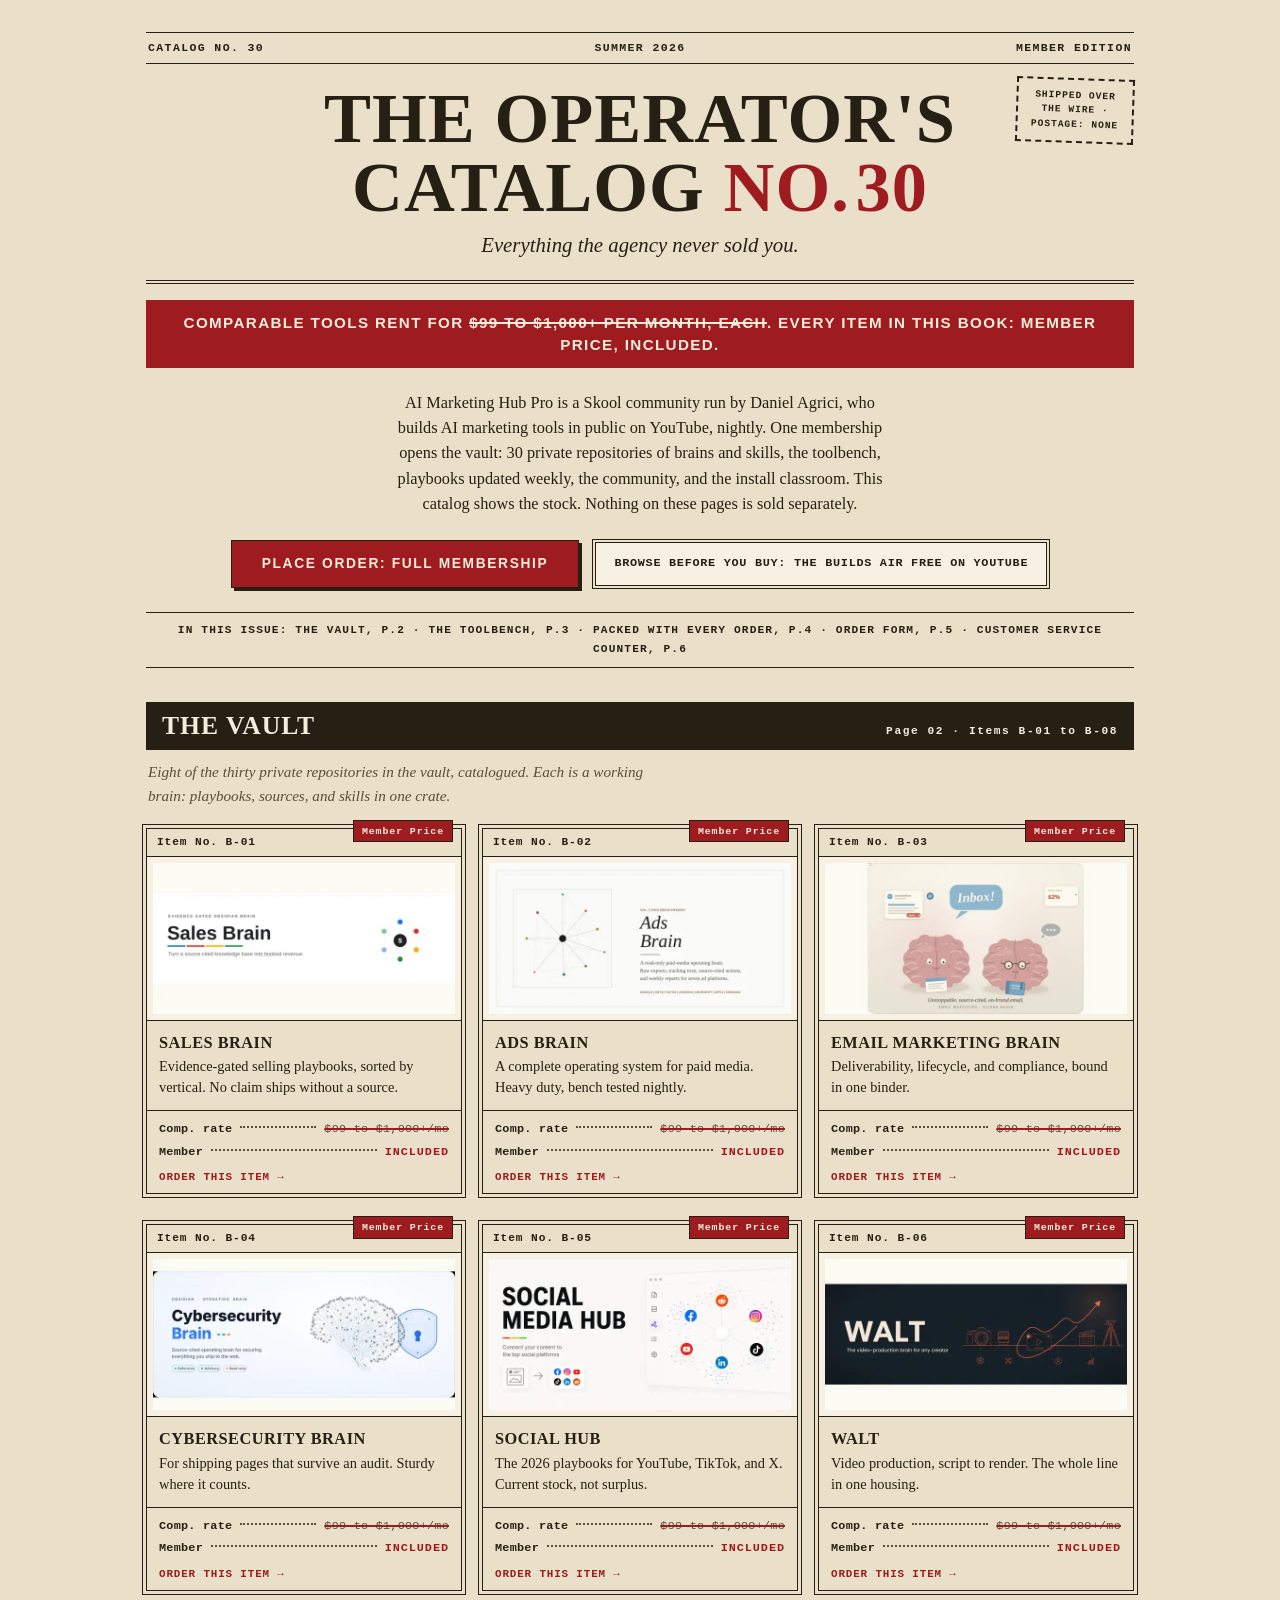
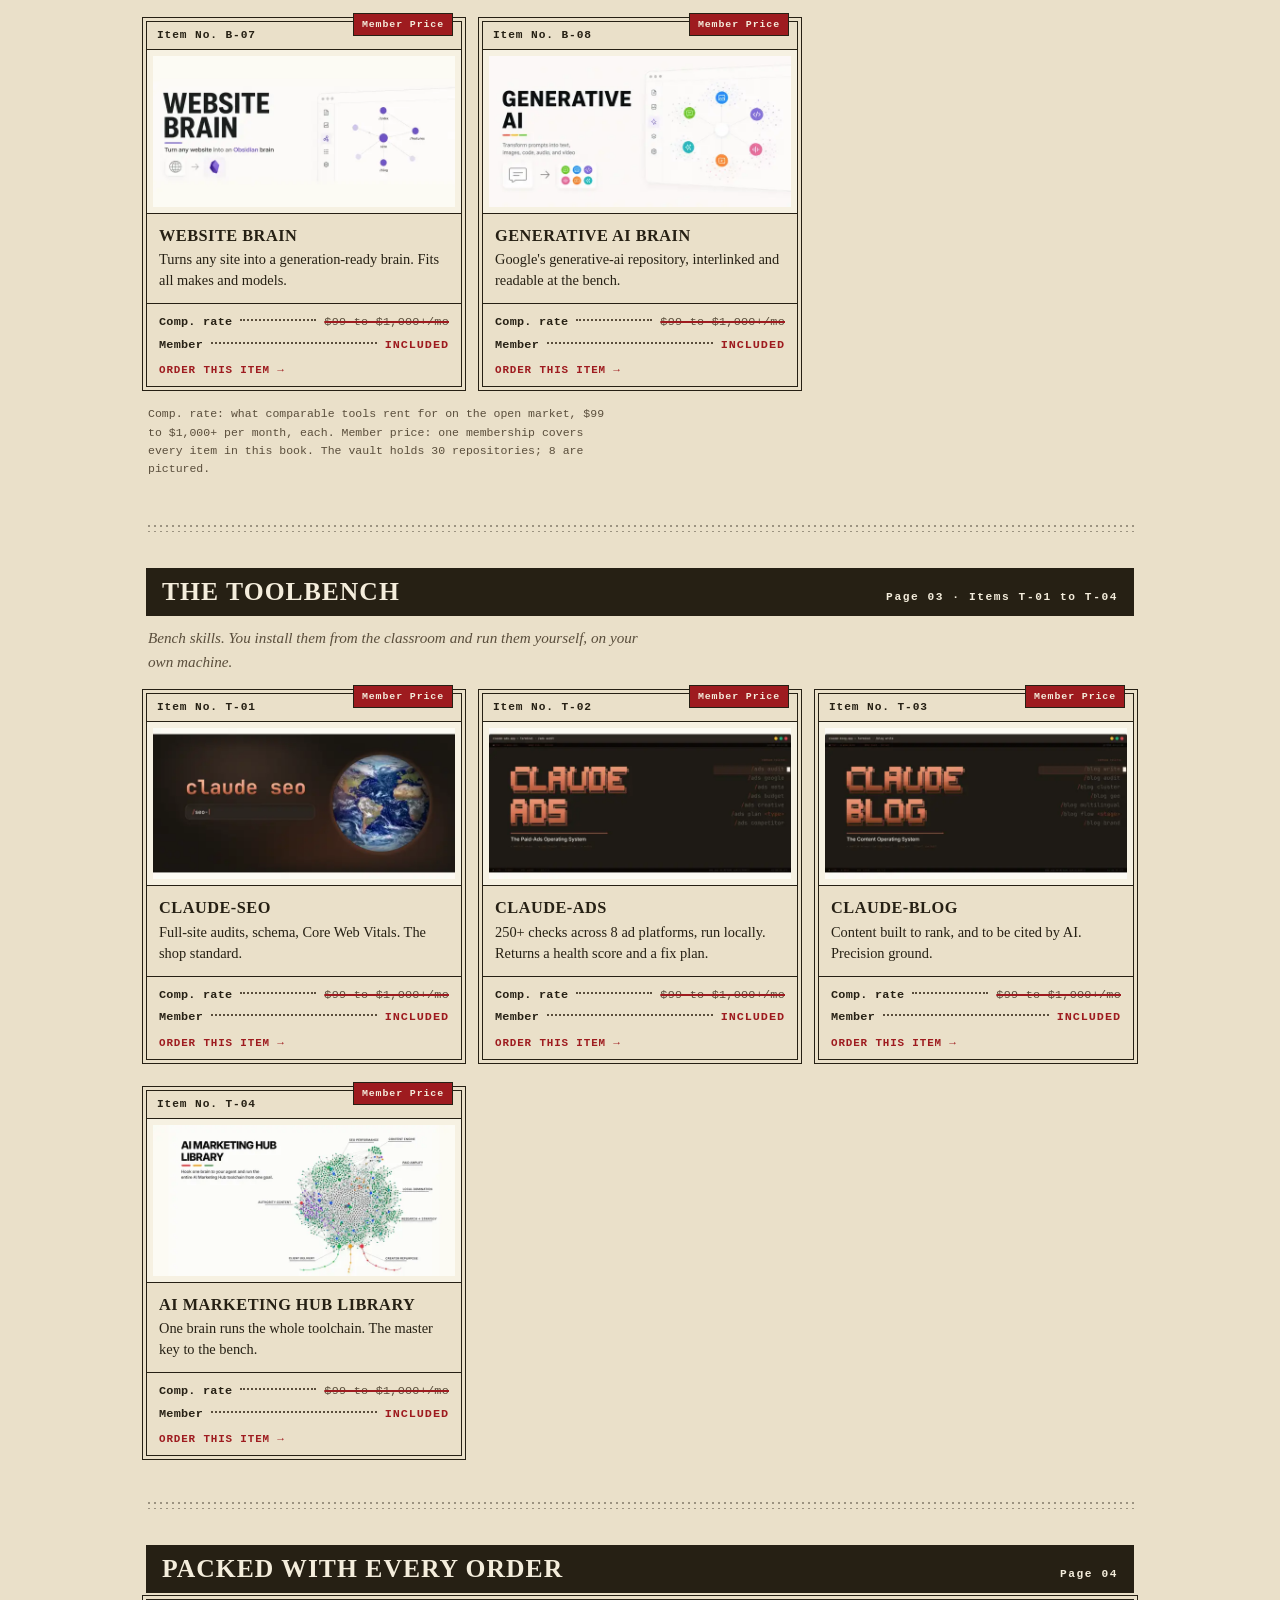
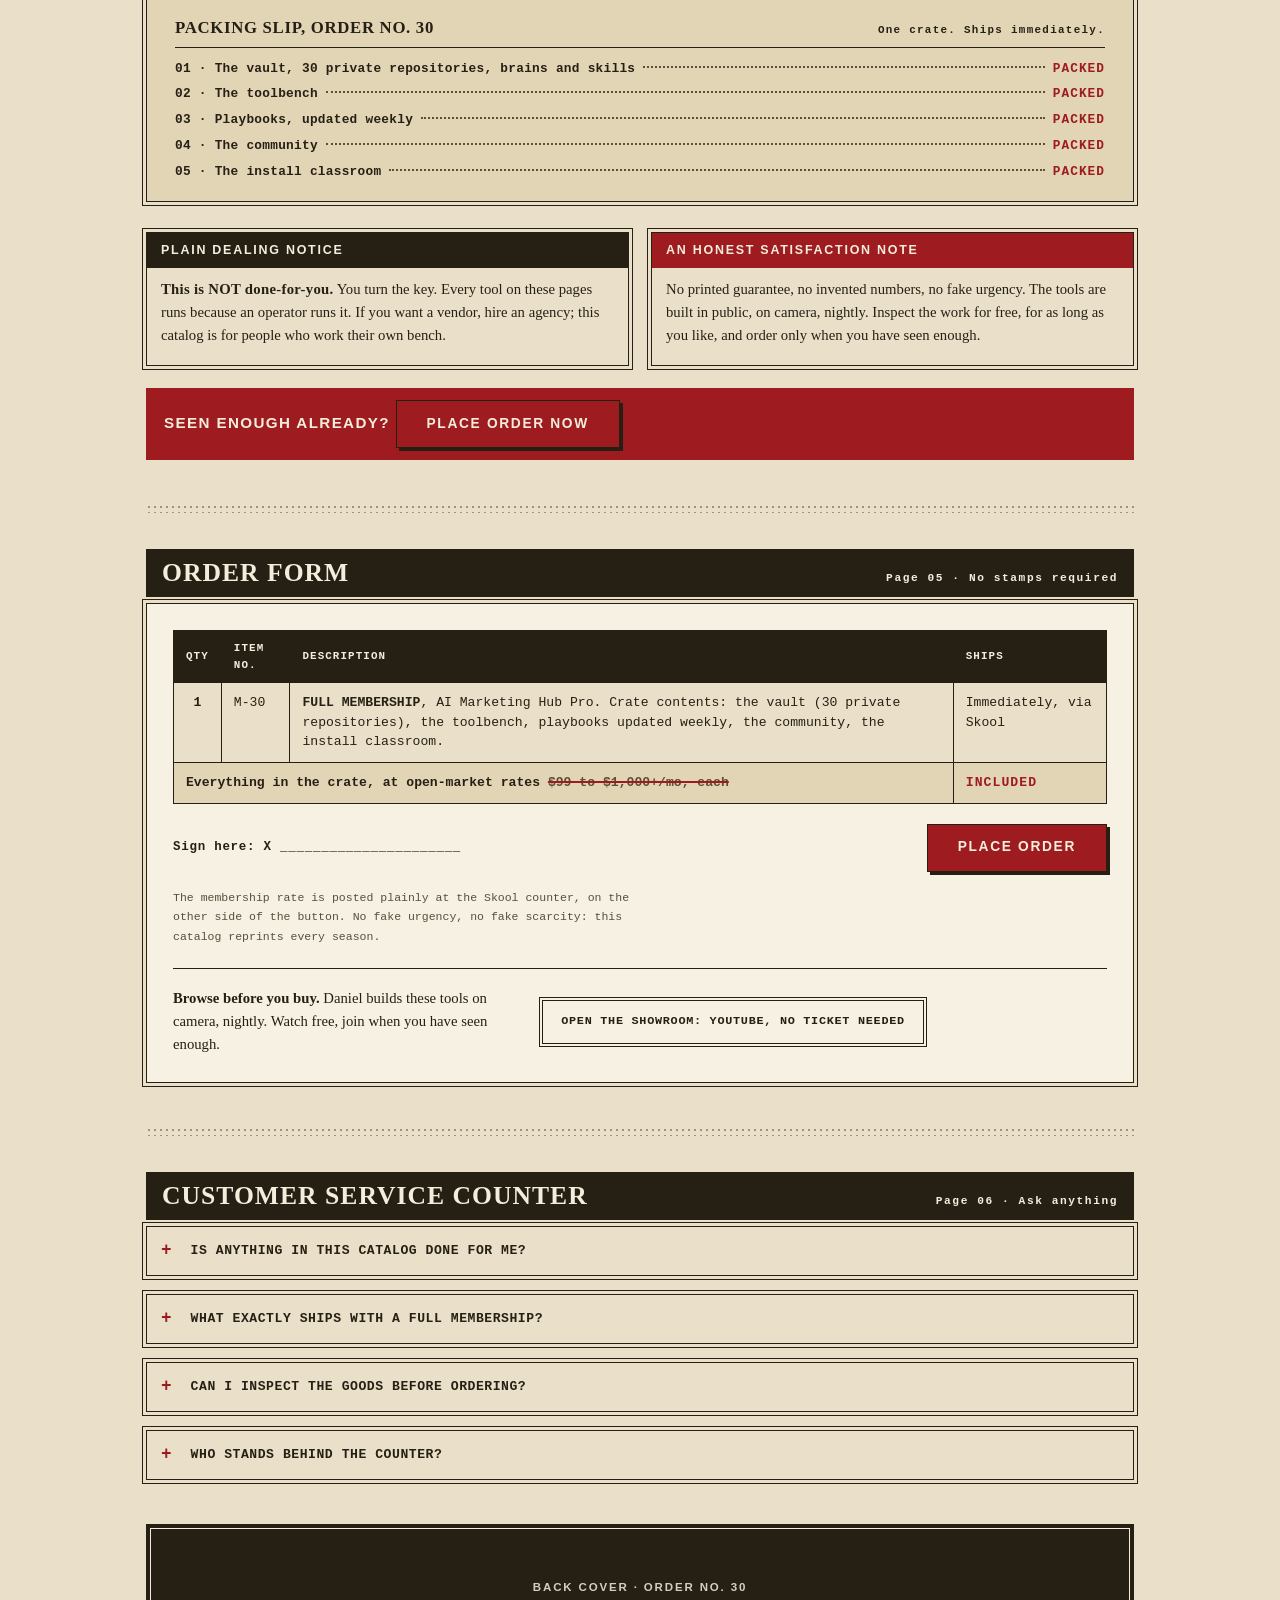
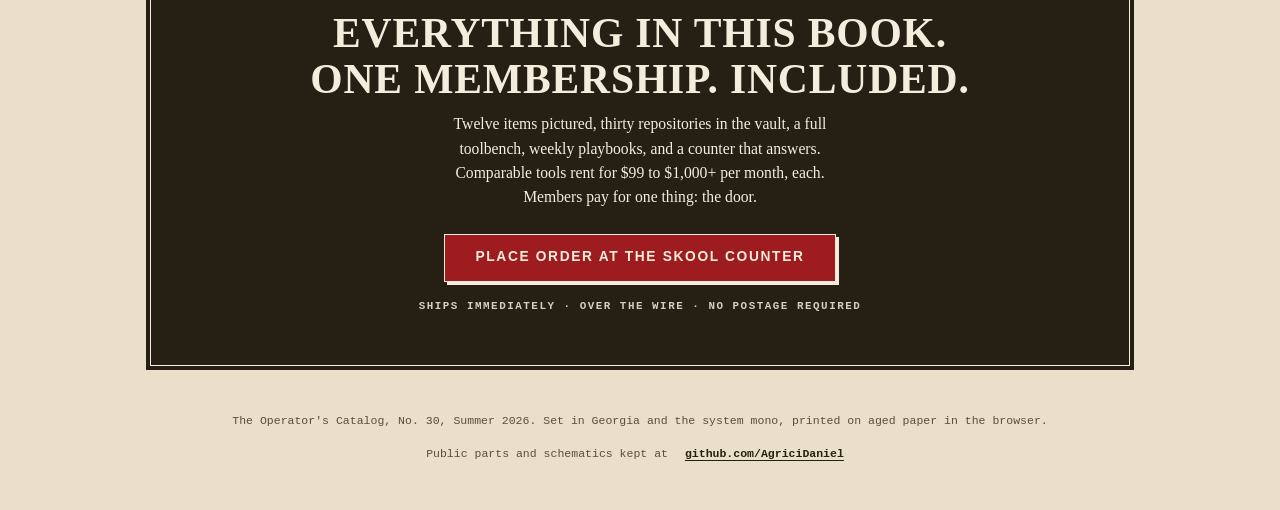
<file: examples/aimh-pro-landing-variants/g-operator-s-catalog-no-30.html>
<!DOCTYPE html>
<html lang="en">
<head>
<meta charset="UTF-8">
<meta name="viewport" content="width=device-width, initial-scale=1">
<title>The Operator's Catalog No. 30, AI Marketing Hub Pro</title>
<style>
/* THE OPERATOR'S CATALOG No. 30. Aged paper, dense ink, one catalog red. */
:root{
  --paper:#EAE0C9;      /* aged catalog stock, warm tan */
  --paper-deep:#E2D5B6; /* darker panel stock */
  --paper-lt:#F4EDDC;   /* ink-reversed text, always light, sits on --chip or --red */
  --plate:#F6F1E2;      /* product plate behind cuts */
  --ink:#262014;        /* dense warm ink */
  --ink-soft:#5A4E3C;   /* secondary ink */
  --red:#9E1B1F;        /* text-accent red */
  --red-chip:#9E1B1F;   /* red used as a solid fill behind --paper-lt text */
  --chip:#262014;       /* reversed-band fill (order bar, table head), stays dark */
  --serif:Georgia,"Iowan Old Style","Times New Roman",serif;
  --grot:"Helvetica Neue",Arial,sans-serif;
  --mono:ui-monospace,Menlo,Consolas,monospace;
}
/* Order desk after hours: deep aged-leather ground, warm parchment ink, red
   brightened for reading but kept separate from --red-chip, which stays dark
   so the fixed-light --paper-lt text painted on it never loses contrast. */
@media (prefers-color-scheme: dark) {
  :root {
    --paper:#171208; --paper-deep:#0F0C06; --plate:#1D170D;
    --ink:#EDE0C4; --ink-soft:#B8A97F; --red:#E2585B; --red-chip:#B53A42; --chip:#241C10;
  }
}
:root[data-theme="light"] {
  --paper:#EAE0C9; --paper-deep:#E2D5B6; --plate:#F6F1E2; --paper-lt:#F4EDDC;
  --ink:#262014; --ink-soft:#5A4E3C; --red:#9E1B1F; --red-chip:#9E1B1F; --chip:#262014;
}
:root[data-theme="dark"] {
  --paper:#171208; --paper-deep:#0F0C06; --plate:#1D170D; --paper-lt:#F4EDDC;
  --ink:#EDE0C4; --ink-soft:#B8A97F; --red:#E2585B; --red-chip:#B53A42; --chip:#241C10;
}
*{box-sizing:border-box}
body{
  margin:0;background:var(--paper);color:var(--ink);
  font:17px/1.55 var(--serif);
  -webkit-font-smoothing:antialiased;
}
.page{max-width:1080px;margin:0 auto;padding:26px clamp(14px,4vw,46px) 0;overflow:hidden}
img{max-width:100%;display:block}
p{margin:0 0 1em}
s{color:var(--ink-soft);text-decoration:line-through;text-decoration-color:var(--red);text-decoration-thickness:2px}

/* rules and ornaments */
.rule-double{border:0;border-top:1px solid var(--ink);border-bottom:1px solid var(--ink);height:4px;margin:0;background:transparent}
.halftone{height:9px;margin:0;border:0;opacity:.4;
  background-image:radial-gradient(var(--ink) 22%,transparent 23%);
  background-size:6px 6px}
.kicker{font-family:var(--grot);font-weight:700;text-transform:uppercase;letter-spacing:.16em;font-size:.72rem}

/* ============ COVER ============ */
.cover{position:relative;text-align:center;padding-top:6px}
.cover-strip{display:flex;justify-content:space-between;gap:12px;
  font:700 .72rem/1 var(--mono);letter-spacing:.12em;text-transform:uppercase;
  padding:9px 2px;border-top:1px solid var(--ink);border-bottom:1px solid var(--ink)}
.cover-strip span{white-space:nowrap}
.masthead{margin:20px 0 8px;
  font:700 clamp(2.1rem,6.6vw,4.4rem)/0.98 var(--serif);
  text-transform:uppercase;letter-spacing:.015em}
.masthead .num{color:var(--red)}
.motto{font-style:italic;font-size:clamp(1.02rem,2.2vw,1.3rem);color:var(--ink);margin:6px 0 18px}
.postage{position:absolute;top:52px;right:0;width:118px;padding:9px 8px;
  border:2px dashed var(--ink);font:700 .6rem/1.5 var(--mono);
  letter-spacing:.1em;text-transform:uppercase;text-align:center;transform:rotate(2deg)}
@media (max-width:760px){.postage{display:none}}
.anchor-band{background:var(--red-chip);color:var(--paper-lt);
  font:700 clamp(.78rem,1.9vw,.95rem)/1.45 var(--grot);
  text-transform:uppercase;letter-spacing:.09em;
  padding:12px 18px;margin:16px 0 22px}
.anchor-band s{color:var(--paper-lt);text-decoration-color:var(--paper-lt);text-decoration-thickness:2px}
.lede{max-width:62ch;margin:0 auto 24px;font-size:1.02rem}
.cta-row{display:flex;flex-wrap:wrap;justify-content:center;align-items:center;gap:14px;margin:0 0 24px}
.index-strip{font:700 .7rem/1.7 var(--mono);letter-spacing:.1em;text-transform:uppercase;
  border-top:1px solid var(--ink);border-bottom:1px solid var(--ink);
  padding:8px 6px;margin-bottom:34px;color:var(--ink)}

/* ============ BUTTONS AND TICKETS ============ */
.btn{display:inline-flex;align-items:center;justify-content:center;
  min-height:48px;padding:4px 30px;background:var(--red-chip);color:var(--paper-lt);
  font:700 .86rem/1.2 var(--grot);text-transform:uppercase;letter-spacing:.12em;
  text-decoration:none;border:1px solid var(--ink);
  box-shadow:3px 3px 0 var(--ink);
  transition:transform 140ms cubic-bezier(0.2,0,0,1)}
.btn:active{transform:scale(0.96)}
.btn:focus-visible{outline:3px solid var(--ink);outline-offset:3px}
.ticket{display:inline-flex;align-items:center;justify-content:center;min-height:44px;
  padding:4px 18px;border:1px solid var(--ink);outline:1px solid var(--ink);outline-offset:2px;
  font:700 .74rem/1.5 var(--mono);letter-spacing:.06em;text-transform:uppercase;
  color:var(--ink);text-decoration:none;background:var(--plate);margin:2px;
  transition:transform 140ms cubic-bezier(0.2,0,0,1)}
.ticket:active{transform:scale(0.96)}
.ticket:hover{text-decoration:underline;text-underline-offset:3px}
.ticket:focus-visible{outline:3px solid var(--red);outline-offset:2px}

/* ============ SECTION HEADS ============ */
.sec{margin:0 0 44px}
.sec-band{display:flex;justify-content:space-between;align-items:baseline;gap:14px;
  background:var(--chip);color:var(--paper-lt);padding:10px 16px;margin:0 0 6px}
.sec-band h2{margin:0;font:700 clamp(1.2rem,3vw,1.6rem)/1.1 var(--serif);
  text-transform:uppercase;letter-spacing:.04em}
.sec-band .pg{font:700 .7rem/1 var(--mono);letter-spacing:.14em;white-space:nowrap}
.sec-note{font-style:italic;color:var(--ink-soft);font-size:.95rem;margin:10px 2px 20px;max-width:68ch}

/* ============ ITEM GRID ============ */
.grid{display:grid;grid-template-columns:repeat(auto-fill,minmax(236px,1fr));gap:30px 20px}
.grid>*{min-width:0}
.item{position:relative;background:var(--paper);
  border:1px solid var(--ink);outline:1px solid var(--ink);outline-offset:3px;
  display:flex;flex-direction:column;
  color:inherit;text-decoration:none;cursor:pointer;
  transition:transform .16s cubic-bezier(.2,0,0,1);}
.item:hover{transform:translateY(-3px)}
.item:active{transform:translateY(-3px) scale(.98)}
.item:focus-visible{outline:2px solid var(--red);outline-offset:3px}
.item .order-hint{margin-top:auto;padding:0 12px 10px;font:700 .68rem/1 var(--mono);
  letter-spacing:.08em;text-transform:uppercase;color:var(--red)}
.item-head{display:flex;justify-content:space-between;align-items:center;gap:8px;
  padding:8px 10px;border-bottom:1px solid var(--ink)}
.no{font:700 .7rem/1 var(--mono);letter-spacing:.08em;font-variant-numeric:tabular-nums}
.flag{position:absolute;top:-9px;right:8px;background:var(--red-chip);color:var(--paper-lt);
  font:700 .62rem/1 var(--mono);letter-spacing:.09em;padding:6px 8px 5px;
  border:1px solid var(--ink)}
.item figure{margin:0;background:var(--plate);border-bottom:1px solid var(--ink);padding:6px}
.item img{width:100%;height:auto}
.item h3{margin:0;padding:12px 12px 4px;
  font:700 1.02rem/1.2 var(--serif);text-transform:uppercase;letter-spacing:.03em}
.item .desc{padding:0 12px;margin:0 0 12px;font-size:.9rem;line-height:1.45;flex:1}
.prices{border-top:1px solid var(--ink);padding:10px 12px 12px;font-variant-numeric:tabular-nums;
  display:flex;flex-direction:column;gap:6px}
.pr{display:flex;align-items:baseline;gap:8px;font:.74rem/1.4 var(--mono);letter-spacing:.02em}
.pr .lbl{font-weight:700;white-space:nowrap}
.pr .dots{flex:1;min-width:10px;border-bottom:2px dotted var(--ink-soft);transform:translateY(-4px)}
.pr .val{white-space:nowrap}
.inc{color:var(--red);font-weight:700;letter-spacing:.08em}
.grid-foot{margin:18px 2px 0;font:.72rem/1.6 var(--mono);color:var(--ink-soft);max-width:68ch}

/* ============ PACKING SLIP + NOTICES ============ */
.slip{background:var(--paper-deep);border:1px solid var(--ink);outline:1px solid var(--ink);outline-offset:3px;
  padding:18px clamp(14px,3vw,28px) 20px;margin:0 0 30px}
.slip-head{display:flex;justify-content:space-between;gap:10px;align-items:baseline;
  border-bottom:1px solid var(--ink);padding-bottom:8px;margin-bottom:12px}
.slip-head h3{margin:0;font:700 1.05rem/1.2 var(--serif);text-transform:uppercase;letter-spacing:.04em}
.slip-head span{font:700 .68rem/1 var(--mono);letter-spacing:.12em}
.slip .pr{font-size:.8rem}
.slip .pr+.pr{margin-top:8px}
.notices{display:grid;grid-template-columns:repeat(auto-fit,minmax(280px,1fr));gap:22px}
.notices>*{min-width:0}
.notice{border:1px solid var(--ink);outline:1px solid var(--ink);outline-offset:3px;padding:0 0 4px}
.notice h3{margin:0 0 10px;background:var(--red-chip);color:var(--paper-lt);
  font:700 .78rem/1.2 var(--grot);text-transform:uppercase;letter-spacing:.14em;padding:10px 14px}
.notice.plain h3{background:var(--chip)}
.notice p{padding:0 14px;font-size:.92rem;max-width:68ch}
.notice p strong{letter-spacing:.02em}

/* ============ ORDER FORM ============ */
.orderbox{border:1px solid var(--ink);outline:1px solid var(--ink);outline-offset:3px;
  background:var(--plate);padding:clamp(14px,3vw,26px)}
.formwrap{overflow-x:auto}
table.order{width:100%;border-collapse:collapse;font:.82rem/1.5 var(--mono);
  font-variant-numeric:tabular-nums;min-width:520px}
table.order th{background:var(--chip);color:var(--paper-lt);text-align:left;
  font-weight:700;text-transform:uppercase;letter-spacing:.1em;font-size:.68rem;
  padding:9px 12px;border:1px solid var(--ink)}
table.order td{border:1px solid var(--ink);padding:10px 12px;vertical-align:top;background:var(--paper)}
table.order .qty{text-align:center;font-weight:700}
table.order .total td{background:var(--paper-deep);font-weight:700}
.sign-row{display:flex;flex-wrap:wrap;align-items:center;gap:18px;margin-top:20px}
.sign{flex:1;min-width:200px;font:700 .78rem/1 var(--mono);letter-spacing:.06em;white-space:nowrap;overflow:hidden}
.order-small{margin:16px 0 0;font:.72rem/1.7 var(--mono);color:var(--ink-soft);max-width:68ch}
.browse{margin-top:22px;padding-top:18px;border-top:1px solid var(--ink);
  display:flex;flex-wrap:wrap;align-items:center;gap:14px}
.browse p{margin:0;font-size:.92rem;max-width:48ch}

/* ============ CUSTOMER SERVICE ============ */
.faq details{border:1px solid var(--ink);outline:1px solid var(--ink);outline-offset:3px;
  margin:0 0 18px;background:var(--paper)}
.faq summary{list-style:none;cursor:pointer;display:flex;align-items:center;gap:12px;
  min-height:48px;padding:10px 14px;
  font:700 .82rem/1.4 var(--mono);letter-spacing:.04em;text-transform:uppercase}
.faq summary::-webkit-details-marker{display:none}
.faq summary::before{content:"+";color:var(--red);font:700 1.1rem/1 var(--mono);width:1em;flex:none}
.faq details[open] summary::before{content:"\2212"}
.faq details[open] summary{border-bottom:1px solid var(--ink)}
.faq summary:focus-visible{outline:3px solid var(--red);outline-offset:-3px}
.faq .a{padding:12px 16px 4px 42px;font-size:.94rem;max-width:68ch}

/* ============ BACK COVER ============ */
.backcover{background:var(--chip);color:var(--paper-lt);text-align:center;
  padding:clamp(30px,6vw,54px) clamp(16px,4vw,40px);
  border:1px solid var(--ink);box-shadow:inset 0 0 0 3px var(--ink),inset 0 0 0 4px var(--paper-lt);
  margin-bottom:34px}
.backcover .kicker{color:var(--paper-lt);opacity:.85;margin-bottom:14px;display:block}
.backcover h2{margin:0 0 10px;font:700 clamp(1.5rem,4.4vw,2.6rem)/1.1 var(--serif);
  text-transform:uppercase;letter-spacing:.02em}
.backcover p{max-width:52ch;margin:0 auto 24px;font-size:.98rem}
.backcover .btn{box-shadow:3px 3px 0 var(--paper-lt);border-color:var(--paper-lt)}
.backcover .btn:focus-visible{outline-color:var(--paper-lt)}
.backcover .ship-line{margin-top:16px;font:700 .68rem/1.6 var(--mono);letter-spacing:.14em;
  text-transform:uppercase;opacity:.85}

/* ============ FOOTER ============ */
.colophon{padding:6px 2px 34px;text-align:center;font:.72rem/1.9 var(--mono);color:var(--ink-soft)}
.colophon .gh{display:inline-flex;align-items:center;min-height:44px;padding:0 10px;
  color:var(--ink);font-weight:700;text-decoration:underline;text-underline-offset:3px;
  transition:transform 140ms cubic-bezier(0.2,0,0,1)}
.colophon .gh:active{transform:scale(0.96)}
.colophon .gh:focus-visible{outline:3px solid var(--red);outline-offset:2px}

/* ============ REVEAL ============ */
.reveal{opacity:0;transform:translateY(12px);
  transition:opacity 480ms ease,transform 480ms cubic-bezier(0.2,0,0,1)}
.reveal.in{opacity:1;transform:none}
.grid .reveal:nth-child(4n+2){transition-delay:60ms}
.grid .reveal:nth-child(4n+3){transition-delay:120ms}
.grid .reveal:nth-child(4n+4){transition-delay:180ms}

@media (prefers-reduced-motion:reduce){
  *,*::before,*::after{animation:none !important;transition:none !important}
  .reveal{opacity:1;transform:none}
}
</style>

<div class="page">

  <!-- ================= FRONT COVER ================= -->
  <header class="cover">
    <div class="cover-strip">
      <span>Catalog No. 30</span>
      <span>Summer 2026</span>
      <span>Member Edition</span>
    </div>

    <div class="postage" aria-hidden="true">Shipped over the wire &middot; postage: none</div>

    <h1 class="masthead">The Operator's<br>Catalog <span class="num">No.&#8202;30</span></h1>
    <p class="motto">Everything the agency never sold you.</p>
    <hr class="rule-double">

    <div class="anchor-band">
      Comparable tools rent for <s>$99 to $1,000+ per month, each</s>.
      Every item in this book: member price, INCLUDED.
    </div>

    <p class="lede">
      AI Marketing Hub Pro is a Skool community run by Daniel Agrici, who builds
      AI marketing tools in public on YouTube, nightly. One membership opens the
      vault: 30 private repositories of brains and skills, the toolbench, playbooks
      updated weekly, the community, and the install classroom. This catalog shows
      the stock. Nothing on these pages is sold separately.
    </p>

    <div class="cta-row">
      <a class="btn" href="https://www.skool.com/ai-marketing-hub-pro?utm_source=google&utm_medium=cpc&utm_campaign=aimh_pro_landing&utm_content=operators_catalog">Place Order: Full Membership</a>
      <a class="ticket" href="https://www.youtube.com/@AgriciDaniel">Browse before you buy: the builds air free on YouTube</a>
    </div>

    <div class="index-strip">
      In this issue: The Vault, p.2 &middot; The Toolbench, p.3 &middot; Packed with every order, p.4 &middot; Order form, p.5 &middot; Customer service counter, p.6
    </div>
  </header>

  <!-- ================= THE VAULT ================= -->
  <section class="sec">
    <div class="sec-band reveal">
      <h2>The Vault</h2>
      <span class="pg">Page 02 &middot; Items B-01 to B-08</span>
    </div>
    <p class="sec-note reveal">
      Eight of the thirty private repositories in the vault, catalogued.
      Each is a working brain: playbooks, sources, and skills in one crate.
    </p>

    <div class="grid">
      <a class="item reveal" href="https://www.skool.com/ai-marketing-hub-pro?utm_source=google&utm_medium=cpc&utm_campaign=aimh_pro_landing&utm_content=operators_catalog" aria-label="Order this item, opens AI Marketing Hub Pro on Skool">
        <span class="flag">Member Price</span>
        <div class="item-head"><span class="no">Item No. B-01</span></div>
        <figure><img src="[data-uri]" alt="Sales Brain, catalog item B-01, cover plate" width="640" height="320" loading="lazy"></figure>
        <h3>Sales Brain</h3>
        <p class="desc">Evidence-gated selling playbooks, sorted by vertical. No claim ships without a source.</p>
        <div class="prices">
          <div class="pr"><span class="lbl">Comp. rate</span><span class="dots"></span><span class="val"><s>$99 to $1,000+/mo</s></span></div>
          <div class="pr"><span class="lbl">Member</span><span class="dots"></span><span class="val inc">INCLUDED</span></div>
        </div>
        <span class="order-hint">Order this item &rarr;</span>
      </a>

      <a class="item reveal" href="https://www.skool.com/ai-marketing-hub-pro?utm_source=google&utm_medium=cpc&utm_campaign=aimh_pro_landing&utm_content=operators_catalog" aria-label="Order this item, opens AI Marketing Hub Pro on Skool">
        <span class="flag">Member Price</span>
        <div class="item-head"><span class="no">Item No. B-02</span></div>
        <figure><img src="[data-uri]" alt="Ads Brain, catalog item B-02, cover plate" width="640" height="320" loading="lazy"></figure>
        <h3>Ads Brain</h3>
        <p class="desc">A complete operating system for paid media. Heavy duty, bench tested nightly.</p>
        <div class="prices">
          <div class="pr"><span class="lbl">Comp. rate</span><span class="dots"></span><span class="val"><s>$99 to $1,000+/mo</s></span></div>
          <div class="pr"><span class="lbl">Member</span><span class="dots"></span><span class="val inc">INCLUDED</span></div>
        </div>
        <span class="order-hint">Order this item &rarr;</span>
      </a>

      <a class="item reveal" href="https://www.skool.com/ai-marketing-hub-pro?utm_source=google&utm_medium=cpc&utm_campaign=aimh_pro_landing&utm_content=operators_catalog" aria-label="Order this item, opens AI Marketing Hub Pro on Skool">
        <span class="flag">Member Price</span>
        <div class="item-head"><span class="no">Item No. B-03</span></div>
        <figure><img src="[data-uri]" alt="Email Marketing Brain, catalog item B-03, cover plate" width="640" height="320" loading="lazy"></figure>
        <h3>Email Marketing Brain</h3>
        <p class="desc">Deliverability, lifecycle, and compliance, bound in one binder.</p>
        <div class="prices">
          <div class="pr"><span class="lbl">Comp. rate</span><span class="dots"></span><span class="val"><s>$99 to $1,000+/mo</s></span></div>
          <div class="pr"><span class="lbl">Member</span><span class="dots"></span><span class="val inc">INCLUDED</span></div>
        </div>
        <span class="order-hint">Order this item &rarr;</span>
      </a>

      <a class="item reveal" href="https://www.skool.com/ai-marketing-hub-pro?utm_source=google&utm_medium=cpc&utm_campaign=aimh_pro_landing&utm_content=operators_catalog" aria-label="Order this item, opens AI Marketing Hub Pro on Skool">
        <span class="flag">Member Price</span>
        <div class="item-head"><span class="no">Item No. B-04</span></div>
        <figure><img src="[data-uri]" alt="Cybersecurity Brain, catalog item B-04, cover plate" width="640" height="320" loading="lazy"></figure>
        <h3>Cybersecurity Brain</h3>
        <p class="desc">For shipping pages that survive an audit. Sturdy where it counts.</p>
        <div class="prices">
          <div class="pr"><span class="lbl">Comp. rate</span><span class="dots"></span><span class="val"><s>$99 to $1,000+/mo</s></span></div>
          <div class="pr"><span class="lbl">Member</span><span class="dots"></span><span class="val inc">INCLUDED</span></div>
        </div>
        <span class="order-hint">Order this item &rarr;</span>
      </a>

      <a class="item reveal" href="https://www.skool.com/ai-marketing-hub-pro?utm_source=google&utm_medium=cpc&utm_campaign=aimh_pro_landing&utm_content=operators_catalog" aria-label="Order this item, opens AI Marketing Hub Pro on Skool">
        <span class="flag">Member Price</span>
        <div class="item-head"><span class="no">Item No. B-05</span></div>
        <figure><img src="[data-uri]" alt="Social Hub, catalog item B-05, cover plate" width="640" height="320" loading="lazy"></figure>
        <h3>Social Hub</h3>
        <p class="desc">The 2026 playbooks for YouTube, TikTok, and X. Current stock, not surplus.</p>
        <div class="prices">
          <div class="pr"><span class="lbl">Comp. rate</span><span class="dots"></span><span class="val"><s>$99 to $1,000+/mo</s></span></div>
          <div class="pr"><span class="lbl">Member</span><span class="dots"></span><span class="val inc">INCLUDED</span></div>
        </div>
        <span class="order-hint">Order this item &rarr;</span>
      </a>

      <a class="item reveal" href="https://www.skool.com/ai-marketing-hub-pro?utm_source=google&utm_medium=cpc&utm_campaign=aimh_pro_landing&utm_content=operators_catalog" aria-label="Order this item, opens AI Marketing Hub Pro on Skool">
        <span class="flag">Member Price</span>
        <div class="item-head"><span class="no">Item No. B-06</span></div>
        <figure><img src="[data-uri]" alt="Walt, video production brain, catalog item B-06, cover plate" width="640" height="320" loading="lazy"></figure>
        <h3>Walt</h3>
        <p class="desc">Video production, script to render. The whole line in one housing.</p>
        <div class="prices">
          <div class="pr"><span class="lbl">Comp. rate</span><span class="dots"></span><span class="val"><s>$99 to $1,000+/mo</s></span></div>
          <div class="pr"><span class="lbl">Member</span><span class="dots"></span><span class="val inc">INCLUDED</span></div>
        </div>
        <span class="order-hint">Order this item &rarr;</span>
      </a>

      <a class="item reveal" href="https://www.skool.com/ai-marketing-hub-pro?utm_source=google&utm_medium=cpc&utm_campaign=aimh_pro_landing&utm_content=operators_catalog" aria-label="Order this item, opens AI Marketing Hub Pro on Skool">
        <span class="flag">Member Price</span>
        <div class="item-head"><span class="no">Item No. B-07</span></div>
        <figure><img src="[data-uri]" alt="Website Brain, catalog item B-07, cover plate" width="640" height="320" loading="lazy"></figure>
        <h3>Website Brain</h3>
        <p class="desc">Turns any site into a generation-ready brain. Fits all makes and models.</p>
        <div class="prices">
          <div class="pr"><span class="lbl">Comp. rate</span><span class="dots"></span><span class="val"><s>$99 to $1,000+/mo</s></span></div>
          <div class="pr"><span class="lbl">Member</span><span class="dots"></span><span class="val inc">INCLUDED</span></div>
        </div>
        <span class="order-hint">Order this item &rarr;</span>
      </a>

      <a class="item reveal" href="https://www.skool.com/ai-marketing-hub-pro?utm_source=google&utm_medium=cpc&utm_campaign=aimh_pro_landing&utm_content=operators_catalog" aria-label="Order this item, opens AI Marketing Hub Pro on Skool">
        <span class="flag">Member Price</span>
        <div class="item-head"><span class="no">Item No. B-08</span></div>
        <figure><img src="[data-uri]" alt="Generative AI Brain, catalog item B-08, cover plate" width="640" height="320" loading="lazy"></figure>
        <h3>Generative AI Brain</h3>
        <p class="desc">Google's generative-ai repository, interlinked and readable at the bench.</p>
        <div class="prices">
          <div class="pr"><span class="lbl">Comp. rate</span><span class="dots"></span><span class="val"><s>$99 to $1,000+/mo</s></span></div>
          <div class="pr"><span class="lbl">Member</span><span class="dots"></span><span class="val inc">INCLUDED</span></div>
        </div>
        <span class="order-hint">Order this item &rarr;</span>
      </a>
    </div>

    <p class="grid-foot">
      Comp. rate: what comparable tools rent for on the open market, $99 to $1,000+ per month, each.
      Member price: one membership covers every item in this book. The vault holds 30 repositories; 8 are pictured.
    </p>
  </section>

  <hr class="halftone">

  <!-- ================= THE TOOLBENCH ================= -->
  <section class="sec" style="margin-top:36px">
    <div class="sec-band reveal">
      <h2>The Toolbench</h2>
      <span class="pg">Page 03 &middot; Items T-01 to T-04</span>
    </div>
    <p class="sec-note reveal">
      Bench skills. You install them from the classroom and run them yourself, on your own machine.
    </p>

    <div class="grid">
      <a class="item reveal" href="https://www.skool.com/ai-marketing-hub-pro?utm_source=google&utm_medium=cpc&utm_campaign=aimh_pro_landing&utm_content=operators_catalog" aria-label="Order this item, opens AI Marketing Hub Pro on Skool">
        <span class="flag">Member Price</span>
        <div class="item-head"><span class="no">Item No. T-01</span></div>
        <figure><img src="[data-uri]" alt="claude-seo skill, catalog item T-01, cover plate" width="640" height="320" loading="lazy"></figure>
        <h3>claude-seo</h3>
        <p class="desc">Full-site audits, schema, Core Web Vitals. The shop standard.</p>
        <div class="prices">
          <div class="pr"><span class="lbl">Comp. rate</span><span class="dots"></span><span class="val"><s>$99 to $1,000+/mo</s></span></div>
          <div class="pr"><span class="lbl">Member</span><span class="dots"></span><span class="val inc">INCLUDED</span></div>
        </div>
        <span class="order-hint">Order this item &rarr;</span>
      </a>

      <a class="item reveal" href="https://www.skool.com/ai-marketing-hub-pro?utm_source=google&utm_medium=cpc&utm_campaign=aimh_pro_landing&utm_content=operators_catalog" aria-label="Order this item, opens AI Marketing Hub Pro on Skool">
        <span class="flag">Member Price</span>
        <div class="item-head"><span class="no">Item No. T-02</span></div>
        <figure><img src="[data-uri]" alt="claude-ads skill, catalog item T-02, cover plate" width="640" height="320" loading="lazy"></figure>
        <h3>claude-ads</h3>
        <p class="desc">250+ checks across 8 ad platforms, run locally. Returns a health score and a fix plan.</p>
        <div class="prices">
          <div class="pr"><span class="lbl">Comp. rate</span><span class="dots"></span><span class="val"><s>$99 to $1,000+/mo</s></span></div>
          <div class="pr"><span class="lbl">Member</span><span class="dots"></span><span class="val inc">INCLUDED</span></div>
        </div>
        <span class="order-hint">Order this item &rarr;</span>
      </a>

      <a class="item reveal" href="https://www.skool.com/ai-marketing-hub-pro?utm_source=google&utm_medium=cpc&utm_campaign=aimh_pro_landing&utm_content=operators_catalog" aria-label="Order this item, opens AI Marketing Hub Pro on Skool">
        <span class="flag">Member Price</span>
        <div class="item-head"><span class="no">Item No. T-03</span></div>
        <figure><img src="[data-uri]" alt="claude-blog skill, catalog item T-03, cover plate" width="640" height="320" loading="lazy"></figure>
        <h3>claude-blog</h3>
        <p class="desc">Content built to rank, and to be cited by AI. Precision ground.</p>
        <div class="prices">
          <div class="pr"><span class="lbl">Comp. rate</span><span class="dots"></span><span class="val"><s>$99 to $1,000+/mo</s></span></div>
          <div class="pr"><span class="lbl">Member</span><span class="dots"></span><span class="val inc">INCLUDED</span></div>
        </div>
        <span class="order-hint">Order this item &rarr;</span>
      </a>

      <a class="item reveal" href="https://www.skool.com/ai-marketing-hub-pro?utm_source=google&utm_medium=cpc&utm_campaign=aimh_pro_landing&utm_content=operators_catalog" aria-label="Order this item, opens AI Marketing Hub Pro on Skool">
        <span class="flag">Member Price</span>
        <div class="item-head"><span class="no">Item No. T-04</span></div>
        <figure><img src="[data-uri]" alt="AI Marketing Hub Library, catalog item T-04, cover plate" width="640" height="320" loading="lazy"></figure>
        <h3>AI Marketing Hub Library</h3>
        <p class="desc">One brain runs the whole toolchain. The master key to the bench.</p>
        <div class="prices">
          <div class="pr"><span class="lbl">Comp. rate</span><span class="dots"></span><span class="val"><s>$99 to $1,000+/mo</s></span></div>
          <div class="pr"><span class="lbl">Member</span><span class="dots"></span><span class="val inc">INCLUDED</span></div>
        </div>
        <span class="order-hint">Order this item &rarr;</span>
      </a>
    </div>
  </section>

  <hr class="halftone">

  <!-- ================= PACKED WITH EVERY ORDER ================= -->
  <section class="sec" style="margin-top:36px">
    <div class="sec-band reveal">
      <h2>Packed With Every Order</h2>
      <span class="pg">Page 04</span>
    </div>

    <div class="slip reveal">
      <div class="slip-head">
        <h3>Packing Slip, Order No. 30</h3>
        <span>One crate. Ships immediately.</span>
      </div>
      <div class="pr"><span class="lbl">01 &middot; The vault, 30 private repositories, brains and skills</span><span class="dots"></span><span class="val inc">PACKED</span></div>
      <div class="pr"><span class="lbl">02 &middot; The toolbench</span><span class="dots"></span><span class="val inc">PACKED</span></div>
      <div class="pr"><span class="lbl">03 &middot; Playbooks, updated weekly</span><span class="dots"></span><span class="val inc">PACKED</span></div>
      <div class="pr"><span class="lbl">04 &middot; The community</span><span class="dots"></span><span class="val inc">PACKED</span></div>
      <div class="pr"><span class="lbl">05 &middot; The install classroom</span><span class="dots"></span><span class="val inc">PACKED</span></div>
    </div>

    <div class="notices">
      <div class="notice plain reveal">
        <h3>Plain Dealing Notice</h3>
        <p>
          <strong>This is NOT done-for-you.</strong> You turn the key. Every tool on
          these pages runs because an operator runs it. If you want a vendor,
          hire an agency; this catalog is for people who work their own bench.
        </p>
      </div>
      <div class="notice reveal">
        <h3>An Honest Satisfaction Note</h3>
        <p>
          No printed guarantee, no invented numbers, no fake urgency. The tools
          are built in public, on camera, nightly. Inspect the work for free, for
          as long as you like, and order only when you have seen enough.
        </p>
      </div>
    </div>

    <div class="anchor-band reveal" style="margin-top:22px">
      <span>Seen enough already?</span>
      <a class="btn" href="https://www.skool.com/ai-marketing-hub-pro?utm_source=google&utm_medium=cpc&utm_campaign=aimh_pro_landing&utm_content=operators_catalog">Place Order Now</a>
    </div>
  </section>

  <hr class="halftone">

  <!-- ================= ORDER FORM ================= -->
  <section class="sec" style="margin-top:36px">
    <div class="sec-band reveal">
      <h2>Order Form</h2>
      <span class="pg">Page 05 &middot; No stamps required</span>
    </div>

    <div class="orderbox reveal">
      <div class="formwrap">
        <table class="order">
          <thead>
            <tr><th scope="col">Qty</th><th scope="col">Item No.</th><th scope="col">Description</th><th scope="col">Ships</th></tr>
          </thead>
          <tbody>
            <tr>
              <td class="qty">1</td>
              <td>M-30</td>
              <td><strong>FULL MEMBERSHIP</strong>, AI Marketing Hub Pro. Crate contents: the vault
                  (30 private repositories), the toolbench, playbooks updated weekly, the community,
                  the install classroom.</td>
              <td>Immediately, via Skool</td>
            </tr>
            <tr class="total">
              <td colspan="3">Everything in the crate, at open-market rates <s>$99 to $1,000+/mo, each</s></td>
              <td class="inc">INCLUDED</td>
            </tr>
          </tbody>
        </table>
      </div>

      <div class="sign-row">
        <span class="sign">Sign here: X ______________________</span>
        <a class="btn" href="https://www.skool.com/ai-marketing-hub-pro?utm_source=google&utm_medium=cpc&utm_campaign=aimh_pro_landing&utm_content=operators_catalog">Place Order</a>
      </div>
      <p class="order-small">
        The membership rate is posted plainly at the Skool counter, on the other side of the
        button. No fake urgency, no fake scarcity: this catalog reprints every season.
      </p>

      <div class="browse">
        <p><strong>Browse before you buy.</strong> Daniel builds these tools on camera, nightly. Watch free, join when you have seen enough.</p>
        <a class="ticket" href="https://www.youtube.com/@AgriciDaniel">Open the showroom: YouTube, no ticket needed</a>
      </div>
    </div>
  </section>

  <hr class="halftone">

  <!-- ================= CUSTOMER SERVICE COUNTER ================= -->
  <section class="sec faq" style="margin-top:36px">
    <div class="sec-band reveal">
      <h2>Customer Service Counter</h2>
      <span class="pg">Page 06 &middot; Ask anything</span>
    </div>

    <details class="reveal">
      <summary>Is anything in this catalog done for me?</summary>
      <p class="a">
        No. This is not done-for-you; you turn the key. You install the brains and skills
        from the classroom, run them on your own work, and the playbooks tell you which
        wrench fits which bolt. If you want a vendor, hire an agency.
      </p>
    </details>

    <details class="reveal">
      <summary>What exactly ships with a full membership?</summary>
      <p class="a">
        The whole book: the vault of 30 private repositories (brains and skills, including
        the eight pictured), the toolbench with claude-seo, claude-ads, claude-blog, and the
        AI Marketing Hub Library, playbooks updated weekly, the community, and the install
        classroom. Nothing on these pages is sold separately.
      </p>
    </details>

    <details class="reveal">
      <summary>Can I inspect the goods before ordering?</summary>
      <p class="a">
        Yes, and you should. The builds air free on YouTube, nightly, on Daniel's channel.
        Watch for as long as you like and place your order only when you have seen enough.
        That is the whole returns policy: you never buy blind.
      </p>
    </details>

    <details class="reveal">
      <summary>Who stands behind the counter?</summary>
      <p class="a">
        Daniel Agrici, who builds AI marketing tools in public on YouTube every night and
        runs the AI Marketing Hub Pro community on Skool. The catalog is the store, the
        channel is the showroom, and the workbench never closes.
      </p>
    </details>
  </section>

  <!-- ================= BACK COVER ================= -->
  <section class="backcover reveal">
    <span class="kicker">Back cover &middot; Order No. 30</span>
    <h2>Everything in this book.<br>One membership. Included.</h2>
    <p>
      Twelve items pictured, thirty repositories in the vault, a full toolbench,
      weekly playbooks, and a counter that answers. Comparable tools rent for
      $99 to $1,000+ per month, each. Members pay for one thing: the door.
    </p>
    <a class="btn" href="https://www.skool.com/ai-marketing-hub-pro?utm_source=google&utm_medium=cpc&utm_campaign=aimh_pro_landing&utm_content=operators_catalog">Place Order at the Skool Counter</a>
    <div class="ship-line">Ships immediately &middot; over the wire &middot; no postage required</div>
  </section>

  <footer class="colophon">
    The Operator's Catalog, No. 30, Summer 2026. Set in Georgia and the system mono, printed on aged paper in the browser.<br>
    Public parts and schematics kept at
    <a class="gh" href="https://github.com/AgriciDaniel">github.com/AgriciDaniel</a>
  </footer>

</div>

<script>
(function(){
  var els=document.querySelectorAll('.reveal');
  if(!('IntersectionObserver' in window)){
    els.forEach(function(el){el.classList.add('in');});
    return;
  }
  var io=new IntersectionObserver(function(entries){
    entries.forEach(function(en){
      if(en.isIntersecting){en.target.classList.add('in');io.unobserve(en.target);}
    });
  },{threshold:0.1,rootMargin:'0px 0px -36px 0px'});
  els.forEach(function(el){io.observe(el);});
})();
</script>

</body>
</html>
</file>
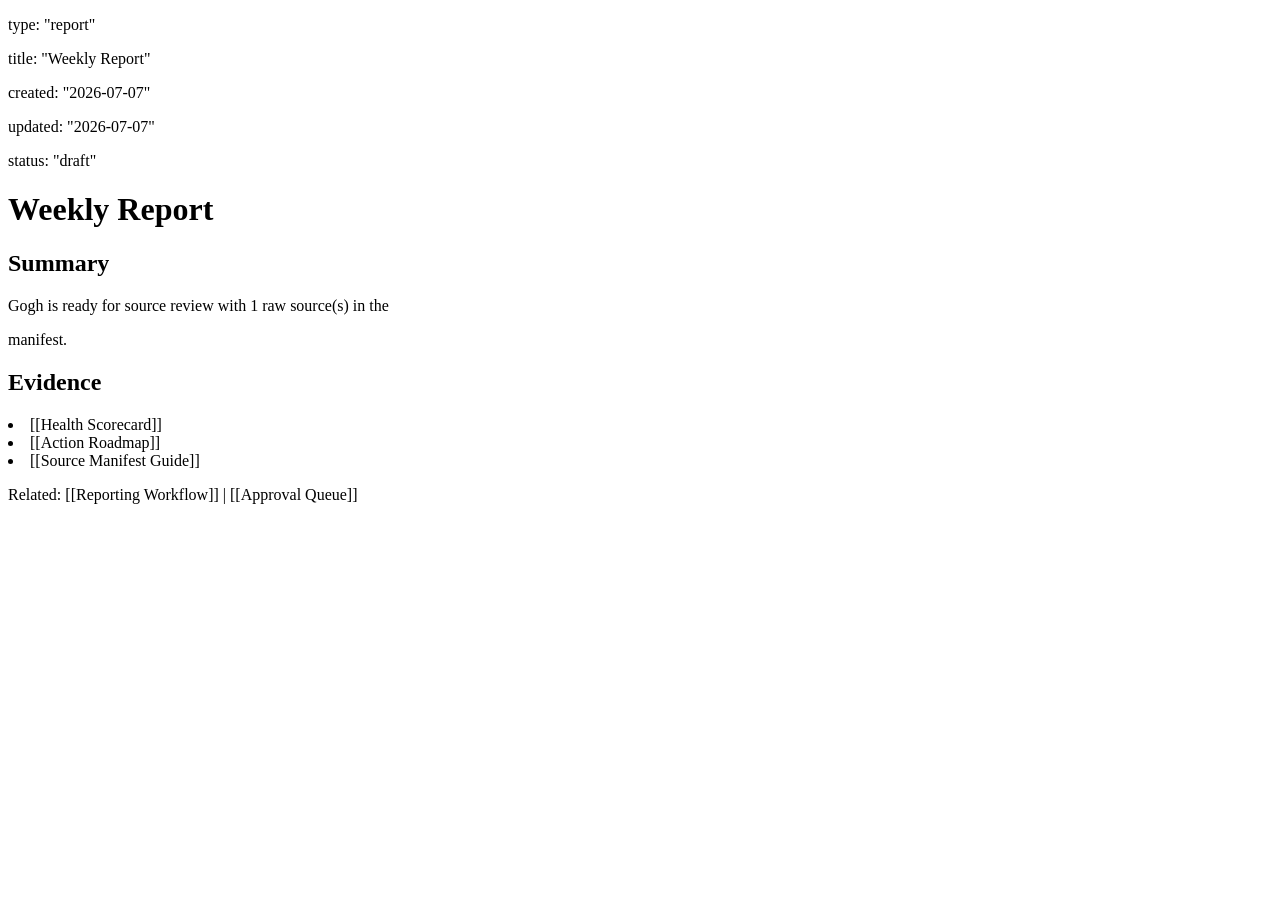
<file: examples/sample-vault/weekly-report.html>
<!doctype html><meta charset='utf-8'><title>Weekly Report</title><body><p>type: &quot;report&quot;</p>
<p>title: &quot;Weekly Report&quot;</p>
<p>created: &quot;2026-07-07&quot;</p>
<p>updated: &quot;2026-07-07&quot;</p>
<p>status: &quot;draft&quot;</p>
<h1>Weekly Report</h1>
<h2>Summary</h2>
<p>Gogh is ready for source review with 1 raw source(s) in the</p>
<p>manifest.</p>
<h2>Evidence</h2>
<li>[[Health Scorecard]]</li>
<li>[[Action Roadmap]]</li>
<li>[[Source Manifest Guide]]</li>
<p>Related: [[Reporting Workflow]] | [[Approval Queue]]</p></body>
</file>
